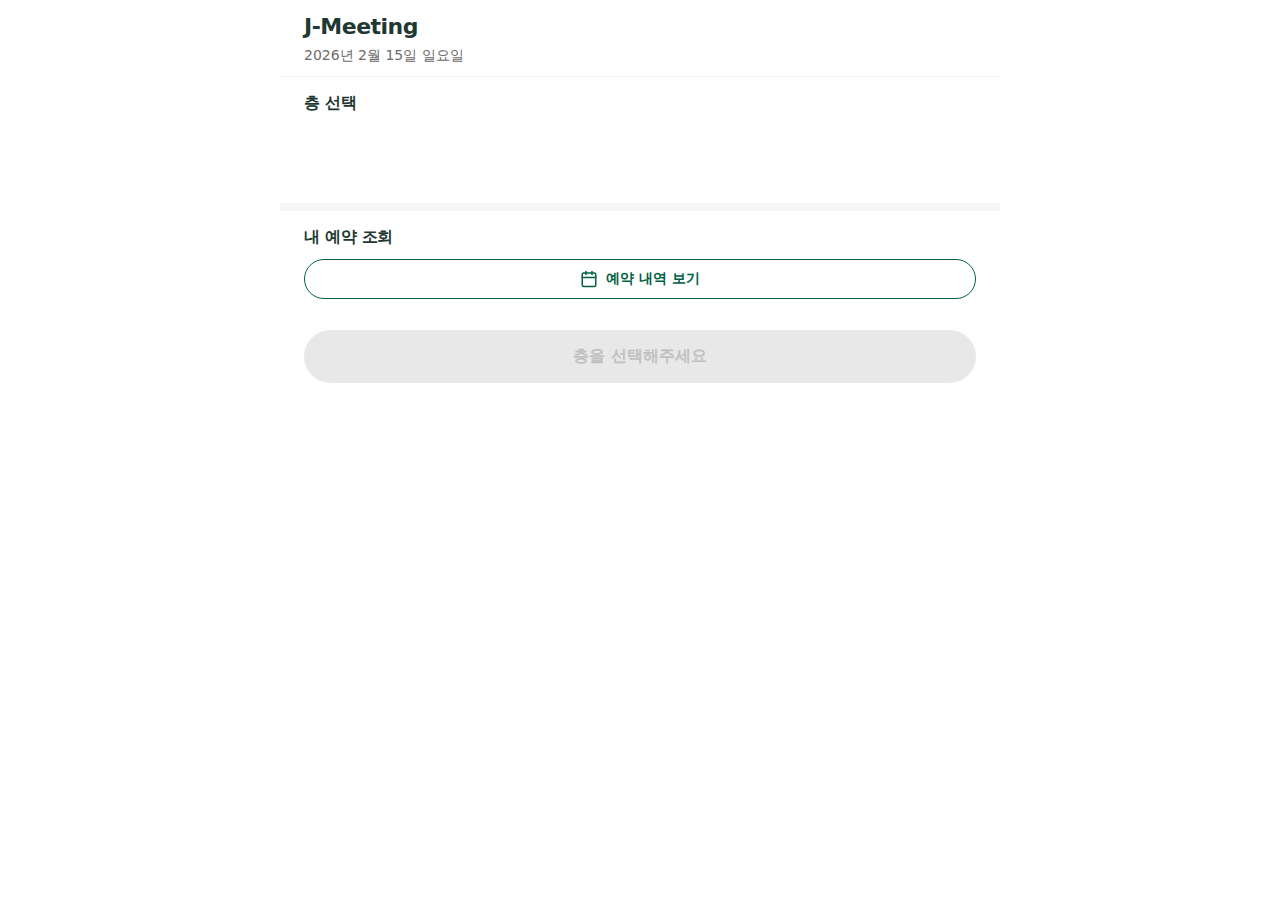
<file: debug_error_source.html>
<!DOCTYPE html><html lang="ko"><head>
  <meta charset="UTF-8">
  <meta name="viewport" content="width=device-width, initial-scale=1.0, maximum-scale=1.0, user-scalable=no">
  <meta name="theme-color" content="#006241">
  <meta name="apple-mobile-web-app-capable" content="yes">
  <meta name="mobile-web-app-capable" content="yes">
  <meta name="apple-mobile-web-app-status-bar-style" content="black-translucent">
  <title>J동 회의실 예약</title>
  <link rel="manifest" href="manifest.json">
  <link rel="apple-touch-icon" href="data:image/svg+xml,&lt;svg xmlns='http://www.w3.org/2000/svg' viewBox='0 0 100 100'&gt;&lt;rect fill='%23006241' width='100' height='100' rx='20'/&gt;&lt;text x='50' y='62' text-anchor='middle' fill='white' font-size='40' font-family='sans-serif' font-weight='bold'&gt;J&lt;/text&gt;&lt;/svg&gt;">
  <link rel="stylesheet" href="styles.css">

</head>

<body>

  <div class="app" id="app">

    <!-- Toast Container -->
    <div class="toast-container" id="toastContainer"></div>

    <!-- Offline Banner -->
    <div class="offline-banner" id="offlineBanner" role="status" aria-live="polite">오프라인 상태 입니다. 예약 기능은 네트워크 연결 후 이용
      가능합니다.</div>

    <!-- Loading Overlay -->
    <div class="loading-overlay" id="loadingOverlay">
      <div class="spinner"></div>
    </div>

    <!-- ════════ 1. 메인 화면 ════════ -->
    <div class="screen active visible" id="screenHome">
      <div class="header">
        <h1>J-Meeting</h1>
        <div class="subtitle" id="todayDate">2026년 2월 15일 일요일</div>
      </div>

      <!-- 앱 설치 배너 -->
      <div class="install-banner" id="installBanner">
        <button class="install-close" id="btnDismissInstallBanner" aria-label="닫기">×</button>
        <div class="install-icon">
          <svg width="24" height="24" viewBox="0 0 24 24" fill="none" stroke="white" stroke-width="2" stroke-linecap="round" stroke-linejoin="round">
            <path d="M21 15v4a2 2 0 0 1-2 2H5a2 2 0 0 1-2-2v-4"></path>
            <polyline points="7 10 12 15 17 10"></polyline>
            <line x1="12" y1="15" x2="12" y2="3"></line>
          </svg>
        </div>
        <div class="install-text">
          <div class="install-title">홈 화면에 앱 설치</div>
          <div class="install-desc">더 빠르게 예약할 수 있어요</div>
        </div>
        <button class="install-btn" id="installBtn">설치</button>
      </div>

      <div class="section">
        <div class="section-title">층 선택</div>
        <div class="floor-grid stagger" id="floorGrid"><div style="grid-column:1/-1; text-align:center; padding:20px; color:var(--gray-text);">활성화된 회의실이 없습니다</div></div>
      </div>


      <div class="divider"></div>

      <div class="section">
        <div class="section-title">내 예약 조회</div>
        <button class="btn btn-outline" style="width:100%" data-action="go-my-reservations">
          <svg width="18" height="18" viewBox="0 0 24 24" fill="none" stroke="currentColor" stroke-width="2" stroke-linecap="round" stroke-linejoin="round">
            <rect x="3" y="4" width="18" height="18" rx="2" ry="2"></rect>
            <line x1="16" y1="2" x2="16" y2="6"></line>
            <line x1="8" y1="2" x2="8" y2="6"></line>
            <line x1="3" y1="10" x2="21" y2="10"></line>
          </svg>
          예약 내역 보기
        </button>
      </div>

      <div class="bottom-cta">
        <button class="btn btn-primary" id="btnStartReserve" disabled="">
          층을 선택해주세요
        </button>
      </div>
    </div>

    <!-- ════════ 2. 예약 화면 ════════ -->
    <div class="screen" id="screenReserve">
      <div class="header">
        <button class="header-back" data-action="go-home">
          <svg viewBox="0 0 24 24" fill="none" stroke="currentColor" stroke-width="2" stroke-linecap="round" stroke-linejoin="round">
            <polyline points="15 18 9 12 15 6"></polyline>
          </svg>
          뒤로
        </button>
        <h1 id="reserveTitle">예약하기</h1>
        <div class="subtitle" id="reserveSubtitle"></div>
      </div>

      <!-- 날짜 선택 -->
      <div class="section">
        <div class="section-title">날짜 선택</div>
        <div class="calendar-container" id="calendar"></div>
      </div>

      <div class="divider"></div>

      <!-- 시간 선택 -->
      <div class="section" id="timeSection" style="display:none">
        <div class="section-title">시간 선택</div>
        <div class="section-desc">시작 시간과 종료 시간을 순서대로 선택하세요</div>
        <div class="time-hint" id="timeHint">시작 시간을 선택하세요</div>
        <div class="time-grid" id="timeGrid"></div>
      </div>

      <div class="divider" id="formDivider" style="display:none"></div>

      <!-- 예약 정보 입력 -->
      <div class="section" id="formSection" style="display:none">
        <div class="section-title">예약 정보</div>

        <div class="selection-summary" id="selectionSummary" style="margin-bottom:20px"></div>

        <div class="input-group">
          <label for="inputTeam">팀명</label>
          <input type="text" id="inputTeam" placeholder="팀명을 입력하세요" maxlength="30" autocomplete="off" style="">
        </div>
        <div class="input-group">
          <label for="inputName">예약자명</label>
          <input type="text" id="inputName" placeholder="이름을 입력하세요" maxlength="20" autocomplete="off" style="">
        </div>
        <div class="input-group" id="passwordInputGroup">
          <label for="inputPassword">비밀번호 (숫자 4자리)</label>
          <input type="password" id="inputPassword" placeholder="예약 수정/삭제 시 필요합니다" maxlength="4" inputmode="numeric" pattern="[0-9]*" autocomplete="off" style="">
        </div>

        <div class="edit-auth-notice" id="editAuthNotice" style="display:none;">
          최초 비밀번호 인증이 완료되었습니다. 수정은 현재 인증으로 진행됩니다.
        </div>
      </div>

      <div class="bottom-cta">
        <button class="btn btn-primary" id="btnConfirmReserve" disabled="">
          예약 완료
        </button>
      </div>
    </div>

    <!-- ════════ 3. 내 예약 조회 화면 ════════ -->
    <div class="screen" id="screenMyReservations">
      <div class="header">
        <button class="header-back" data-action="go-home">
          <svg viewBox="0 0 24 24" fill="none" stroke="currentColor" stroke-width="2" stroke-linecap="round" stroke-linejoin="round">
            <polyline points="15 18 9 12 15 6"></polyline>
          </svg>
          뒤로
        </button>
        <h1>예약 내역</h1>
        <div class="subtitle">예약된 회의실 현황</div>
      </div>

      <div class="tab-bar">
        <button class="tab-item active" data-tab="all" data-action="switch-tab">전체</button>
        <button class="tab-item" data-tab="6F" data-action="switch-tab">6F</button>
        <button class="tab-item" data-tab="7F" data-action="switch-tab">7F</button>
        <button class="tab-item" data-tab="8F" data-action="switch-tab">8F</button>
        <button class="tab-item" data-tab="9F" data-action="switch-tab">9F</button>
      </div>

      <div class="section" id="reservationsList"></div>
    </div>

    <!-- ════════ 4. 예약 완료 화면 ════════ -->
    <div class="screen" id="screenComplete">
      <div class="header">
        <h1>예약 완료</h1>
        <div class="subtitle">회의실이 예약되었습니다</div>
      </div>

      <div class="section">
        <div style="text-align:center; margin-bottom:24px;">
          <svg width="64" height="64" viewBox="0 0 24 24" fill="none" stroke="var(--green)" stroke-width="1.5" stroke-linecap="round" stroke-linejoin="round">
            <path d="M22 11.08V12a10 10 0 1 1-5.93-9.14"></path>
            <polyline points="22 4 12 14.01 9 11.01"></polyline>
          </svg>
        </div>

        <div class="reservation-card" id="completeCard"></div>

        <div style="display:flex; gap:10px; margin-top:8px;">
          <button class="btn btn-outline" style="flex:1" data-action="go-my-reservations">예약 내역 보기</button>
          <button class="btn btn-primary" style="flex:1" data-action="reset-home">홈으로</button>
        </div>
      </div>
    </div>

    <!-- ════════ 비밀번호 확인 모달 ════════ -->
    <div class="modal-overlay" id="modalPassword">
      <div class="modal">
        <div class="modal-handle"></div>
        <h3>비밀번호 확인</h3>
        <div class="input-group">
          <input type="password" id="modalPasswordInput" placeholder="4자리 비밀번호 입력" maxlength="4" inputmode="numeric" pattern="[0-9]*" style="">
        </div>
        <div class="btn-group">
          <button class="btn btn-ghost" data-action="close-modal" data-modal-id="modalPassword">취소</button>
          <button class="btn btn-primary" style="flex:2" id="modalPasswordConfirm">확인</button>
        </div>
      </div>
    </div>

    <!-- ════════ 삭제 확인 모달 ════════ -->
    <div class="modal-overlay" id="modalDelete">
      <div class="modal">
        <div class="modal-handle"></div>
        <h3>예약을 삭제하시겠습니까?</h3>
        <div class="delete-summary" id="modalDeleteSummary"></div>
        <p style="text-align:center; color:var(--gray-text); font-size:14px; margin-bottom:8px;">선택한 예약 정보가 맞는지 확인 후
          삭제하세요. 이 작업은 되돌릴 수 없습니다.</p>
        <div class="btn-group">
          <button class="btn btn-ghost" data-action="close-modal" data-modal-id="modalDelete">취소</button>
          <button class="btn btn-outline-red" style="flex:2" id="modalDeleteConfirm">삭제</button>
        </div>
      </div>
    </div>

    <!-- ════════ 5. 관리자 화면 ════════ -->
    <div class="screen" id="screenAdmin">
      <div class="admin-header">
        <button class="header-back" id="btnExitAdminMode">
          <svg viewBox="0 0 24 24" fill="none" stroke="currentColor" stroke-width="2" stroke-linecap="round" stroke-linejoin="round">
            <polyline points="15 18 9 12 15 6"></polyline>
          </svg>
          나가기
        </button>
        <div style="display:flex; align-items:center; gap:10px;">
          <h1>관리자 모드</h1>
          <span class="admin-badge">ADMIN</span>
        </div>
        <div class="subtitle">예약과 회의실을 관리할 수 있습니다</div>
      </div>

      <!-- 관리자 탭 -->
      <div class="tab-bar">
        <button class="tab-item active" data-admintab="reservations" data-action="switch-admin-tab">예약 관리</button>
        <button class="tab-item" data-admintab="rooms" data-action="switch-admin-tab">회의실 관리</button>
      </div>

      <!-- 예약 관리 탭 -->
      <div id="adminTabReservations">
        <div class="section">
          <div class="admin-stat-grid" id="adminStats"></div>

          <div class="admin-filter-row" id="adminFilterRow">
            <button class="admin-filter-chip active" data-filter="all" data-action="admin-filter">전체</button>
            <button class="admin-filter-chip" data-filter="today" data-action="admin-filter">오늘</button>
            <button class="admin-filter-chip" data-filter="6F" data-action="admin-filter">6F</button>
            <button class="admin-filter-chip" data-filter="7F" data-action="admin-filter">7F</button>
            <button class="admin-filter-chip" data-filter="8F" data-action="admin-filter">8F</button>
            <button class="admin-filter-chip" data-filter="9F" data-action="admin-filter">9F</button>
            <button class="admin-filter-chip" data-filter="past" data-action="admin-filter">지난 예약</button>
          </div>

          <div class="admin-actions">
            <button class="btn btn-outline" id="btnAdminRefresh">
              <svg width="16" height="16" viewBox="0 0 24 24" fill="none" stroke="currentColor" stroke-width="2" stroke-linecap="round" stroke-linejoin="round">
                <polyline points="23 4 23 10 17 10"></polyline>
                <path d="M20.49 15a9 9 0 1 1-2.12-9.36L23 10"></path>
              </svg>
              새로고침
            </button>
            <button class="btn btn-outline" id="btnAdminChecks">운영 점검</button>
            <button class="btn btn-outline" id="btnAdminMetrics">월간 지표</button>
            <button class="btn btn-outline-red" id="btnAdminDeletePast">
              <svg width="16" height="16" viewBox="0 0 24 24" fill="none" stroke="currentColor" stroke-width="2" stroke-linecap="round" stroke-linejoin="round">
                <polyline points="3 6 5 6 21 6"></polyline>
                <path d="M19 6v14a2 2 0 0 1-2 2H7a2 2 0 0 1-2-2V6m3 0V4a2 2 0 0 1 2-2h4a2 2 0 0 1 2 2v2"></path>
              </svg>
              지난 예약 정리
            </button>
          </div>

          <div id="adminReservationsList"></div>
        </div>
      </div>

      <!-- 회의실 관리 탭 -->
      <div id="adminTabRooms" style="display:none;">
        <div class="section">
          <div class="section-title">등록된 회의실</div>
          <div id="adminRoomsList"></div>

          <div class="divider" style="margin:20px -24px;"></div>

          <div class="section-title">회의실 추가</div>
          <div class="input-group">
            <label for="newRoomFloor">층 (ID)</label>
            <input type="text" id="newRoomFloor" placeholder="예: 10F, B1 등" maxlength="10" autocomplete="off" style="">
          </div>
          <div class="input-group">
            <label for="newRoomName">회의실 이름</label>
            <input type="text" id="newRoomName" placeholder="예: 회의실, 대회의실" maxlength="30" autocomplete="off" style="">
          </div>
          <button class="btn btn-primary" id="btnAdminAddRoom">회의실 추가</button>
        </div>
      </div>
    </div>

    <!-- ════════ 관리자 인증 모달 ════════ -->
    <div class="modal-overlay" id="modalAdminAuth">
      <div class="modal">
        <div class="modal-handle"></div>
        <h3>관리자 인증</h3>
        <p style="text-align:center; color:var(--gray-text); font-size:14px; margin-bottom:16px;">관리자 접근 코드 6자리를 입력하세요
        </p>
        <div class="input-group">
          <input type="password" id="adminCodeInput" placeholder="숫자 6자리 입력" maxlength="6" inputmode="numeric" pattern="[0-9]*" autocomplete="off" style="">
        </div>
        <div class="btn-group">
          <button class="btn btn-ghost" data-action="close-modal" data-modal-id="modalAdminAuth">취소</button>
          <button class="btn btn-primary" style="flex:2" id="btnVerifyAdminCode">접속</button>
        </div>
      </div>
    </div>


    <!-- ════════ 관리자 회의실 수정 모달 ════════ -->
    <div class="modal-overlay" id="modalAdminRoomEdit">
      <div class="modal">
        <div class="modal-handle"></div>
        <h3>회의실 정보 수정</h3>
        <p id="adminRoomEditDesc" style="text-align:center; color:var(--gray-text); font-size:14px; margin-bottom:16px;"></p>
        <div class="input-group">
          <label for="adminRoomEditName">회의실 이름</label>
          <input type="text" id="adminRoomEditName" placeholder="회의실 이름" maxlength="30" autocomplete="off" style="">
        </div>
        <div class="btn-group">
          <button class="btn btn-ghost" data-action="close-modal" data-modal-id="modalAdminRoomEdit">취소</button>
          <button class="btn btn-primary" style="flex:2" id="adminRoomEditConfirmBtn">저장</button>
        </div>
      </div>
    </div>



    <!-- ════════ 관리자 운영 점검 모달 ════════ -->
    <div class="modal-overlay" id="modalAdminChecks">
      <div class="modal">
        <div class="modal-handle"></div>
        <h3>운영 점검 결과</h3>
        <div id="adminChecksSummary" class="admin-checks-summary"></div>
        <div id="adminChecksList" class="admin-checks-list"></div>
        <div class="btn-group">
          <button class="btn btn-ghost" data-action="close-modal" data-modal-id="modalAdminChecks">닫기</button>
        </div>
      </div>
    </div>



    <!-- ════════ 관리자 월간 지표 모달 ════════ -->
    <div class="modal-overlay" id="modalAdminMetrics">
      <div class="modal">
        <div class="modal-handle"></div>
        <h3>운영 지표 (최근 30일)</h3>
        <div id="adminMetricsSummary" class="admin-checks-summary"></div>
        <div id="adminMetricsGrid" class="admin-metrics-grid"></div>
        <div id="adminMetricsTrend" class="admin-trend-box"></div>
        <div class="admin-report-box">
          <div class="admin-report-title">월간 리포트 미리보기</div>
          <textarea id="adminMetricsReportText" class="admin-report-text" readonly="" style=""></textarea>
        </div>
        <div class="btn-group">
          <button class="btn btn-outline" id="btnAdminPreviewReport">리포트 새로고침</button>
          <button class="btn btn-primary" id="btnAdminSendReport">이메일 발송</button>
          <button class="btn btn-ghost" data-action="close-modal" data-modal-id="modalAdminMetrics">닫기</button>
        </div>
      </div>
    </div>

    <!-- ════════ 관리자 삭제 확인 모달 ════════ -->
    <div class="modal-overlay" id="modalAdminDelete">
      <div class="modal">
        <div class="modal-handle"></div>
        <h3 id="adminDeleteTitle">예약을 삭제하시겠습니까?</h3>
        <p id="adminDeleteDesc" style="text-align:center; color:var(--gray-text); font-size:14px; margin-bottom:8px;">
        </p>
        <div class="btn-group">
          <button class="btn btn-ghost" data-action="close-modal" data-modal-id="modalAdminDelete">취소</button>
          <button class="btn btn-outline-red" style="flex:2" id="adminDeleteConfirmBtn">삭제</button>
        </div>
      </div>
    </div>

    <!-- ════════ 6. 디스플레이 모드 (입구 패드용) ════════ -->
    <div class="display-screen" id="screenDisplay">
      <!-- 헤더 바 -->
      <div class="display-header">
        <div class="dh-left">
          <span class="dh-floor" id="displayFloorName">--</span>
          <span class="dh-name">J동 회의실</span>
        </div>
        <div class="dh-right">
          <button class="dh-fullscreen-btn" id="btnDisplayRefresh" title="새로고침">
            <svg width="16" height="16" viewBox="0 0 24 24" fill="none" stroke="currentColor" stroke-width="2.5" stroke-linecap="round" stroke-linejoin="round">
              <polyline points="23 4 23 10 17 10"></polyline>
              <polyline points="1 20 1 14 7 14"></polyline>
              <path d="M3.51 9a9 9 0 0 1 14.85-3.36L23 10M1 14l4.64 4.36A9 9 0 0 0 20.49 15"></path>
            </svg>
          </button>
          <span class="dh-date" id="displayDate">--</span>
          <span class="dh-clock" id="displayClock">--:--</span>
          <button class="dh-fullscreen-btn" id="btnFullscreen" title="전체화면">
            <svg id="iconExpand" width="18" height="18" viewBox="0 0 24 24" fill="none" stroke="currentColor" stroke-width="2" stroke-linecap="round" stroke-linejoin="round">
              <polyline points="15 3 21 3 21 9"></polyline>
              <polyline points="9 21 3 21 3 15"></polyline>
              <line x1="21" y1="3" x2="14" y2="10"></line>
              <line x1="3" y1="21" x2="10" y2="14"></line>
            </svg>
            <svg id="iconShrink" width="18" height="18" viewBox="0 0 24 24" fill="none" stroke="currentColor" stroke-width="2" stroke-linecap="round" stroke-linejoin="round" style="display:none">
              <polyline points="4 14 10 14 10 20"></polyline>
              <polyline points="20 10 14 10 14 4"></polyline>
              <line x1="14" y1="10" x2="21" y2="3"></line>
              <line x1="3" y1="21" x2="10" y2="14"></line>
            </svg>
          </button>
        </div>
      </div>

      <!-- 본문: 상태 + 시간표 -->
      <div class="display-body">
        <!-- 현재 상태 패널 -->
        <div class="display-panel-status" id="displayStatus">
          <!-- 동적 렌더링 -->
        </div>

        <!-- 시간표 패널 -->
        <div class="display-panel-schedule" id="displaySchedule">
          <div class="ds-timeline-header">오늘 일정</div>
          <div class="ds-timeline" id="displayTimeline">
            <!-- 동적 렌더링 -->
          </div>
        </div>
      </div>

      <div class="display-refresh-indicator" id="displayRefreshInfo">--</div>
    </div>

    <!-- ════════ iOS 설치 안내 모달 ════════ -->
    <div class="modal-overlay" id="modalIosGuide">
      <div class="modal">
        <div class="modal-handle"></div>
        <h3>홈 화면에 앱 추가하기</h3>
        <div class="ios-guide-steps">
          <div class="ios-guide-step">
            <div class="step-num">1</div>
            <div class="step-text">하단 브라우저 메뉴에서<br><strong>공유 버튼</strong> <span style="font-size:18px">📤</span>
              을 탭하세요</div>
          </div>
          <div class="ios-guide-step">
            <div class="step-num">2</div>
            <div class="step-text">목록을 스크롤하여<br><strong>"홈 화면에 추가"</strong>를 탭하세요</div>
          </div>
          <div class="ios-guide-step">
            <div class="step-num">3</div>
            <div class="step-text">오른쪽 상단 <strong>"추가"</strong>를 탭하면<br>홈 화면에 앱이 설치됩니다</div>
          </div>
        </div>
        <div class="btn-group" style="margin-top:24px">
          <button class="btn btn-primary" data-action="close-modal" data-modal-id="modalIosGuide">확인</button>
        </div>
      </div>
    </div>

  </div>

  <script src="qrcode.min.js"></script>

  <script src="app.js"></script>



</body></html>
</file>
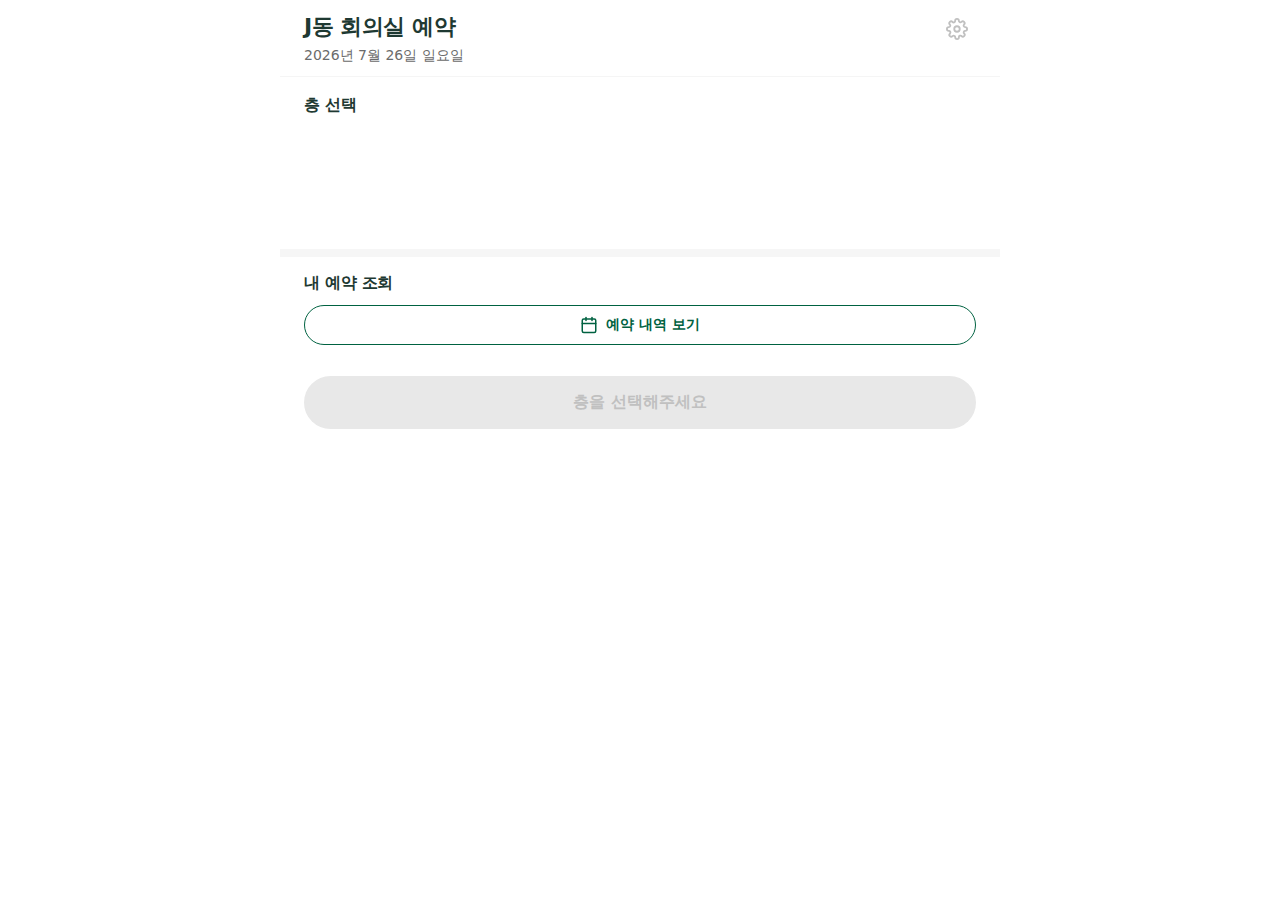
<file: index.upload.html>
<!DOCTYPE html>
<html lang="ko">
<head>
  <meta charset="UTF-8">
  <meta name="viewport" content="width=device-width, initial-scale=1.0, maximum-scale=1.0, user-scalable=no">
  <meta name="theme-color" content="#006241">
  <meta name="apple-mobile-web-app-capable" content="yes">
  <meta name="apple-mobile-web-app-status-bar-style" content="black-translucent">
  <title>J동 회의실 예약</title>
  <link rel="manifest" href="manifest.json">
  <link rel="apple-touch-icon" href="data:image/svg+xml,<svg xmlns='http://www.w3.org/2000/svg' viewBox='0 0 100 100'><rect fill='%23006241' width='100' height='100' rx='20'/><text x='50' y='62' text-anchor='middle' fill='white' font-size='40' font-family='sans-serif' font-weight='bold'>J</text></svg>">
    <style>
    /* ─── Reset & Base ─────────────────────────────── */
    *, *::before, *::after {
      margin: 0;
      padding: 0;
      box-sizing: border-box;
      -webkit-tap-highlight-color: transparent;
    }

    :root {
      --green: #006241;
      --green-light: #00754a;
      --green-pale: #d4e9e2;
      --green-bg: #eaf5f0;
      --white: #ffffff;
      --gray-bg: #f6f6f6;
      --gray-light: #e8e8e8;
      --gray-mid: #c0c0c0;
      --gray-text: #6b6b6b;
      --dark: #1e3932;
      --black: #000000;
      --red: #d62b1e;
      --shadow-sm: 0 1px 3px rgba(0,0,0,0.04);
      --shadow-md: 0 2px 8px rgba(0,0,0,0.06);
      --radius-sm: 12px;
      --radius-md: 16px;
      --radius-lg: 24px;
      --radius-full: 50px;
      --transition: all 0.25s cubic-bezier(0.4, 0, 0.2, 1);
      --safe-bottom: env(safe-area-inset-bottom, 0px);
    }

    html {
      font-size: 16px;
      -webkit-font-smoothing: antialiased;
      -moz-osx-font-smoothing: grayscale;
    }

    body {
      font-family: -apple-system, BlinkMacSystemFont, 'Segoe UI', system-ui, sans-serif;
      background: var(--white);
      color: var(--black);
      line-height: 1.5;
      overflow-x: hidden;
      min-height: 100vh;
      min-height: 100dvh;
    }

    /* ─── App Container ────────────────────────────── */
    .app {
      max-width: 480px;
      margin: 0 auto;
      min-height: 100vh;
      min-height: 100dvh;
      position: relative;
      background: var(--white);
    }

    /* ─── Screens ──────────────────────────────────── */
    .screen {
      display: none;
      opacity: 0;
      transform: translateY(8px);
      transition: opacity 0.35s ease, transform 0.35s ease;
      padding-bottom: 120px;
    }

    .screen.active {
      display: block;
    }

    .screen.visible {
      opacity: 1;
      transform: translateY(0);
    }

    /* ─── Header ───────────────────────────────────── */
    .header {
      position: sticky;
      top: 0;
      z-index: 100;
      background: var(--white);
      padding: 16px 24px;
      border-bottom: 1px solid rgba(0,0,0,0.04);
    }

    .header-back {
      display: inline-flex;
      align-items: center;
      gap: 4px;
      background: none;
      border: none;
      font-size: 15px;
      color: var(--green);
      cursor: pointer;
      padding: 8px 0;
      margin-bottom: 4px;
      font-weight: 500;
      transition: var(--transition);
    }

    .header-back:active {
      opacity: 0.6;
    }

    .header-back svg {
      width: 20px;
      height: 20px;
    }

    .header h1 {
      font-size: 26px;
      font-weight: 700;
      color: var(--dark);
      letter-spacing: -0.5px;
    }

    .header .subtitle {
      font-size: 14px;
      color: var(--gray-text);
      margin-top: 2px;
      font-weight: 400;
    }

    /* ─── Section ──────────────────────────────────── */
    .section {
      padding: 20px 24px;
    }

    .section-title {
      font-size: 18px;
      font-weight: 700;
      color: var(--dark);
      margin-bottom: 14px;
      letter-spacing: -0.3px;
    }

    .section-desc {
      font-size: 13px;
      color: var(--gray-text);
      margin-top: -8px;
      margin-bottom: 14px;
    }

    /* ─── Floor Cards ──────────────────────────────── */
    .floor-grid {
      display: grid;
      grid-template-columns: 1fr 1fr;
      gap: 12px;
    }

    .floor-card {
      background: var(--gray-bg);
      border: 2px solid transparent;
      border-radius: var(--radius-md);
      padding: 24px 16px;
      text-align: center;
      cursor: pointer;
      transition: var(--transition);
      position: relative;
      overflow: hidden;
    }

    .floor-card::before {
      content: '';
      position: absolute;
      top: 0;
      left: 0;
      right: 0;
      bottom: 0;
      background: var(--green);
      opacity: 0;
      transition: opacity 0.3s ease;
      border-radius: var(--radius-md);
    }

    .floor-card:active {
      transform: scale(0.96);
    }

    .floor-card.selected {
      border-color: var(--green);
      background: var(--green-bg);
    }

    .floor-card.selected::before {
      opacity: 0.05;
    }

    .floor-card .floor-number {
      font-size: 32px;
      font-weight: 800;
      color: var(--dark);
      position: relative;
      z-index: 1;
      transition: var(--transition);
    }

    .floor-card.selected .floor-number {
      color: var(--green);
    }

    .floor-card .floor-label {
      font-size: 13px;
      color: var(--gray-text);
      margin-top: 4px;
      position: relative;
      z-index: 1;
      transition: var(--transition);
    }

    .floor-card.selected .floor-label {
      color: var(--green);
      font-weight: 600;
    }

    /* ─── Calendar ─────────────────────────────────── */
    .calendar-container {
      background: var(--white);
      border-radius: var(--radius-md);
      overflow: hidden;
    }

    .calendar-nav {
      display: flex;
      align-items: center;
      justify-content: space-between;
      padding: 4px 0 16px;
    }

    .calendar-nav button {
      width: 40px;
      height: 40px;
      border-radius: 50%;
      border: none;
      background: var(--gray-bg);
      cursor: pointer;
      display: flex;
      align-items: center;
      justify-content: center;
      transition: var(--transition);
    }

    .calendar-nav button:active {
      transform: scale(0.9);
      background: var(--gray-light);
    }

    .calendar-nav button svg {
      width: 18px;
      height: 18px;
      color: var(--dark);
    }

    .calendar-month {
      font-size: 17px;
      font-weight: 700;
      color: var(--dark);
    }

    .calendar-weekdays {
      display: grid;
      grid-template-columns: repeat(7, 1fr);
      text-align: center;
      margin-bottom: 8px;
    }

    .calendar-weekdays span {
      font-size: 12px;
      color: var(--gray-mid);
      font-weight: 600;
      padding: 8px 0;
    }

    .calendar-days {
      display: grid;
      grid-template-columns: repeat(7, 1fr);
      gap: 4px;
    }

    .calendar-day {
      aspect-ratio: 1;
      display: flex;
      align-items: center;
      justify-content: center;
      border-radius: 50%;
      font-size: 14px;
      font-weight: 500;
      cursor: pointer;
      transition: var(--transition);
      border: none;
      background: none;
      color: var(--black);
    }

    .calendar-day:active {
      transform: scale(0.85);
    }

    .calendar-day.today {
      background: var(--green-pale);
      color: var(--green);
      font-weight: 700;
    }

    .calendar-day.selected {
      background: var(--green);
      color: var(--white);
      font-weight: 700;
    }

    .calendar-day.disabled {
      color: var(--gray-light);
      cursor: default;
      pointer-events: none;
    }

    .calendar-day.other-month {
      color: var(--gray-light);
    }

    /* ─── Time Slots ───────────────────────────────── */
    .time-grid {
      display: grid;
      grid-template-columns: repeat(4, 1fr);
      gap: 8px;
    }

    .time-slot {
      padding: 12px 4px;
      border-radius: var(--radius-sm);
      border: 1.5px solid var(--gray-light);
      background: var(--white);
      text-align: center;
      font-size: 13px;
      font-weight: 500;
      cursor: pointer;
      transition: var(--transition);
      color: var(--dark);
    }

    .time-slot:active {
      transform: scale(0.94);
    }

    .time-slot.selected {
      background: var(--green);
      border-color: var(--green);
      color: var(--white);
      font-weight: 600;
    }

    .time-slot.reserved {
      background: var(--gray-bg);
      border-color: var(--gray-bg);
      color: var(--gray-mid);
      cursor: not-allowed;
      pointer-events: none;
    }

    .time-slot.in-range {
      background: var(--green-bg);
      border-color: var(--green-light);
      color: var(--green);
    }

    .time-slot.time-slot-hidden {
      display: none;
    }

    /* ─── Form Input ───────────────────────────────── */
    .input-group {
      margin-bottom: 16px;
    }

    .input-group label {
      display: block;
      font-size: 14px;
      font-weight: 600;
      color: var(--dark);
      margin-bottom: 8px;
    }

    .input-group input {
      width: 100%;
      padding: 14px 16px;
      border: 1.5px solid var(--gray-light);
      border-radius: var(--radius-sm);
      font-size: 15px;
      font-family: inherit;
      transition: var(--transition);
      background: var(--white);
      color: var(--black);
      outline: none;
    }

    .input-group input::placeholder {
      color: var(--gray-mid);
    }

    .input-group input:focus {
      border-color: var(--green);
      box-shadow: 0 0 0 3px rgba(0, 98, 65, 0.08);
    }

    /* ─── Buttons ──────────────────────────────────── */
    .btn {
      display: inline-flex;
      align-items: center;
      justify-content: center;
      gap: 8px;
      font-family: inherit;
      font-weight: 600;
      cursor: pointer;
      transition: var(--transition);
      border: none;
      outline: none;
      -webkit-user-select: none;
      user-select: none;
    }

    .btn:active {
      transform: scale(0.96);
    }

    .btn-primary {
      background: var(--green);
      color: var(--white);
      font-size: 16px;
      padding: 16px 32px;
      border-radius: var(--radius-full);
      width: 100%;
      min-height: 52px;
    }

    .btn-primary:disabled {
      background: var(--gray-light);
      color: var(--gray-mid);
      cursor: not-allowed;
      transform: none;
    }

    .btn-outline {
      background: transparent;
      color: var(--green);
      font-size: 14px;
      padding: 10px 20px;
      border-radius: var(--radius-full);
      border: 1.5px solid var(--green);
      min-height: 40px;
    }

    .btn-outline:active {
      background: var(--green-bg);
    }

    .btn-outline-red {
      background: transparent;
      color: var(--red);
      font-size: 14px;
      padding: 10px 20px;
      border-radius: var(--radius-full);
      border: 1.5px solid var(--red);
      min-height: 40px;
    }

    .btn-outline-red:active {
      background: #fef2f2;
    }

    .btn-ghost {
      background: transparent;
      color: var(--gray-text);
      font-size: 14px;
      padding: 10px 16px;
      border-radius: var(--radius-full);
    }

    /* ─── Bottom CTA ───────────────────────────────── */
    .bottom-cta {
      position: fixed;
      bottom: 0;
      left: 50%;
      transform: translateX(-50%);
      width: 100%;
      max-width: 480px;
      padding: 16px 24px;
      padding-bottom: calc(16px + var(--safe-bottom));
      background: linear-gradient(to top, var(--white) 80%, transparent);
      z-index: 200;
    }

    /* ─── Reservation Card ─────────────────────────── */
    .reservation-card {
      background: var(--white);
      border: 1px solid var(--gray-light);
      border-radius: var(--radius-md);
      padding: 20px;
      margin-bottom: 12px;
      transition: var(--transition);
    }

    .reservation-card .card-header {
      display: flex;
      align-items: center;
      justify-content: space-between;
      margin-bottom: 14px;
    }

    .reservation-card .card-floor {
      display: inline-flex;
      align-items: center;
      gap: 6px;
      background: var(--green-bg);
      color: var(--green);
      font-size: 14px;
      font-weight: 700;
      padding: 6px 14px;
      border-radius: var(--radius-full);
    }

    .reservation-card .card-time {
      font-size: 13px;
      color: var(--gray-text);
      font-weight: 500;
    }

    .reservation-card .card-info {
      display: flex;
      flex-direction: column;
      gap: 6px;
    }

    .reservation-card .card-row {
      display: flex;
      align-items: center;
      gap: 8px;
      font-size: 14px;
    }

    .reservation-card .card-row .label {
      color: var(--gray-text);
      min-width: 52px;
    }

    .reservation-card .card-row .value {
      color: var(--dark);
      font-weight: 600;
    }

    .reservation-card .card-actions {
      display: flex;
      gap: 8px;
      margin-top: 16px;
      padding-top: 16px;
      border-top: 1px solid var(--gray-bg);
    }

    /* ─── Empty State ──────────────────────────────── */
    .empty-state {
      text-align: center;
      padding: 48px 24px;
    }

    .empty-state svg {
      width: 64px;
      height: 64px;
      color: var(--gray-light);
      margin-bottom: 16px;
    }

    .empty-state p {
      color: var(--gray-text);
      font-size: 15px;
    }

    /* ─── Toast ────────────────────────────────────── */
    .toast-container {
      position: fixed;
      top: 24px;
      left: 50%;
      transform: translateX(-50%);
      z-index: 9999;
      max-width: 440px;
      width: calc(100% - 48px);
    }

    .toast {
      background: var(--dark);
      color: var(--white);
      padding: 14px 20px;
      border-radius: var(--radius-sm);
      font-size: 14px;
      font-weight: 500;
      opacity: 0;
      transform: translateY(-12px);
      transition: all 0.3s ease;
      margin-bottom: 8px;
      text-align: center;
    }

    .toast.show {
      opacity: 1;
      transform: translateY(0);
    }

    .toast.error {
      background: var(--red);
    }

    .toast.success {
      background: var(--green);
    }

    /* ─── Modal ────────────────────────────────────── */
    .modal-overlay {
      position: fixed;
      top: 0;
      left: 0;
      right: 0;
      bottom: 0;
      background: rgba(0,0,0,0.35);
      z-index: 500;
      display: flex;
      align-items: flex-end;
      justify-content: center;
      opacity: 0;
      visibility: hidden;
      transition: all 0.3s ease;
    }

    .modal-overlay.show {
      opacity: 1;
      visibility: visible;
    }

    .modal {
      background: var(--white);
      border-radius: var(--radius-lg) var(--radius-lg) 0 0;
      padding: 32px 24px;
      padding-bottom: calc(32px + var(--safe-bottom));
      width: 100%;
      max-width: 480px;
      transform: translateY(100%);
      transition: transform 0.35s cubic-bezier(0.4, 0, 0.2, 1);
    }

    .modal-overlay.show .modal {
      transform: translateY(0);
    }

    .modal-handle {
      width: 40px;
      height: 4px;
      border-radius: 2px;
      background: var(--gray-light);
      margin: 0 auto 20px;
    }

    .modal h3 {
      font-size: 18px;
      font-weight: 700;
      color: var(--dark);
      margin-bottom: 20px;
      text-align: center;
    }

    .modal .btn-group {
      display: flex;
      gap: 10px;
      margin-top: 20px;
    }

    .modal .btn-group .btn {
      flex: 1;
    }

    /* ─── Loading Spinner ──────────────────────────── */
    .spinner {
      width: 24px;
      height: 24px;
      border: 3px solid var(--gray-light);
      border-top-color: var(--green);
      border-radius: 50%;
      animation: spin 0.8s linear infinite;
    }

    .loading-overlay {
      position: fixed;
      top: 0;
      left: 0;
      right: 0;
      bottom: 0;
      background: rgba(255,255,255,0.7);
      z-index: 1000;
      display: flex;
      align-items: center;
      justify-content: center;
      opacity: 0;
      visibility: hidden;
      transition: all 0.2s ease;
    }

    .loading-overlay.show {
      opacity: 1;
      visibility: visible;
    }

    @keyframes spin {
      to { transform: rotate(360deg); }
    }

    /* ─── Time Range Hint ──────────────────────────── */
    .time-hint {
      text-align: center;
      padding: 12px;
      margin-bottom: 8px;
      background: var(--green-bg);
      border-radius: var(--radius-sm);
      font-size: 13px;
      color: var(--green);
      font-weight: 500;
    }

    /* ─── Tab Bar (My Reservations) ────────────────── */
    .tab-bar {
      display: flex;
      border-bottom: 1px solid var(--gray-light);
      padding: 0 24px;
      background: var(--white);
      position: sticky;
      top: 0;
      z-index: 50;
    }

    .tab-item {
      flex: 1;
      padding: 14px 0;
      text-align: center;
      font-size: 14px;
      font-weight: 600;
      color: var(--gray-mid);
      border: none;
      background: none;
      cursor: pointer;
      position: relative;
      transition: var(--transition);
    }

    .tab-item.active {
      color: var(--green);
    }

    .tab-item.active::after {
      content: '';
      position: absolute;
      bottom: -1px;
      left: 0;
      right: 0;
      height: 2px;
      background: var(--green);
      border-radius: 1px;
    }

    /* ─── Divider ──────────────────────────────────── */
    .divider {
      height: 8px;
      background: var(--gray-bg);
    }

    /* ─── Badge ────────────────────────────────────── */
    .date-badge {
      display: inline-flex;
      align-items: center;
      gap: 6px;
      background: var(--green-bg);
      color: var(--green);
      padding: 8px 16px;
      border-radius: var(--radius-full);
      font-size: 14px;
      font-weight: 600;
      margin-bottom: 16px;
    }

    /* ─── Scrollbar ────────────────────────────────── */
    ::-webkit-scrollbar {
      width: 0;
      height: 0;
    }

    /* ─── Animation Classes ────────────────────────── */
    .fade-in {
      animation: fadeIn 0.4s ease forwards;
    }

    @keyframes fadeIn {
      from { opacity: 0; transform: translateY(8px); }
      to { opacity: 1; transform: translateY(0); }
    }

    .stagger > * {
      opacity: 0;
      animation: fadeIn 0.4s ease forwards;
    }

    .stagger > *:nth-child(1) { animation-delay: 0.05s; }
    .stagger > *:nth-child(2) { animation-delay: 0.1s; }
    .stagger > *:nth-child(3) { animation-delay: 0.15s; }
    .stagger > *:nth-child(4) { animation-delay: 0.2s; }
    .stagger > *:nth-child(5) { animation-delay: 0.25s; }
    .stagger > *:nth-child(6) { animation-delay: 0.3s; }

    /* ─── Selection Info ───────────────────────────── */
    .selection-summary {
      background: var(--gray-bg);
      border-radius: var(--radius-md);
      padding: 16px;
      display: flex;
      flex-wrap: wrap;
      gap: 12px;
    }

    .selection-summary .sel-item {
      display: flex;
      align-items: center;
      gap: 6px;
      font-size: 13px;
    }

    .selection-summary .sel-item .sel-label {
      color: var(--gray-text);
    }

    .selection-summary .sel-item .sel-value {
      color: var(--dark);
      font-weight: 600;
    }

    /* ─── Install Banner ───────────────────────────── */
    .install-banner {
      display: none;
      margin: 0 24px 0;
      padding: 16px 18px;
      background: linear-gradient(135deg, var(--green) 0%, var(--green-light) 100%);
      border-radius: var(--radius-md);
      color: var(--white);
      position: relative;
      overflow: hidden;
    }

    .install-banner.show {
      display: flex;
      align-items: center;
      gap: 14px;
      animation: fadeIn 0.4s ease forwards;
    }

    .install-banner .install-icon {
      width: 44px;
      height: 44px;
      min-width: 44px;
      background: rgba(255,255,255,0.2);
      border-radius: 12px;
      display: flex;
      align-items: center;
      justify-content: center;
    }

    .install-banner .install-text {
      flex: 1;
    }

    .install-banner .install-title {
      font-size: 14px;
      font-weight: 700;
      margin-bottom: 2px;
    }

    .install-banner .install-desc {
      font-size: 12px;
      opacity: 0.85;
      line-height: 1.4;
    }

    .install-banner .install-btn {
      background: var(--white);
      color: var(--green);
      border: none;
      border-radius: var(--radius-full);
      padding: 8px 16px;
      font-size: 13px;
      font-weight: 700;
      cursor: pointer;
      white-space: nowrap;
      transition: var(--transition);
      font-family: inherit;
    }

    .install-banner .install-btn:active {
      transform: scale(0.95);
    }

    .install-banner .install-close {
      position: absolute;
      top: 8px;
      right: 8px;
      width: 24px;
      height: 24px;
      background: none;
      border: none;
      color: rgba(255,255,255,0.6);
      cursor: pointer;
      display: flex;
      align-items: center;
      justify-content: center;
      font-size: 16px;
      padding: 0;
    }

    /* ─── iOS Guide Modal ──────────────────────────── */
    .ios-guide-steps {
      display: flex;
      flex-direction: column;
      gap: 16px;
      margin-top: 8px;
    }

    .ios-guide-step {
      display: flex;
      align-items: flex-start;
      gap: 14px;
    }

    .ios-guide-step .step-num {
      width: 28px;
      height: 28px;
      min-width: 28px;
      background: var(--green);
      color: var(--white);
      border-radius: 50%;
      display: flex;
      align-items: center;
      justify-content: center;
      font-size: 13px;
      font-weight: 700;
    }

    .ios-guide-step .step-text {
      font-size: 14px;
      color: var(--dark);
      line-height: 1.5;
      padding-top: 3px;
    }

    .ios-guide-step .step-text strong {
      color: var(--green);
    }

    /* ─── Admin Mode ───────────────────────────────── */
    .admin-header {
      background: var(--dark);
      padding: 16px 24px;
      position: sticky;
      top: 0;
      z-index: 100;
    }

    .admin-header h1 {
      color: var(--white);
      font-size: 22px;
    }

    .admin-header .subtitle {
      color: rgba(255,255,255,0.6);
      font-size: 13px;
      margin-top: 2px;
    }

    .admin-header .header-back {
      color: rgba(255,255,255,0.8);
    }

    .admin-badge {
      display: inline-flex;
      align-items: center;
      gap: 4px;
      background: var(--dark);
      color: var(--white);
      font-size: 11px;
      font-weight: 700;
      padding: 4px 10px;
      border-radius: var(--radius-full);
      letter-spacing: 0.5px;
    }

    .admin-stat-grid {
      display: grid;
      grid-template-columns: 1fr 1fr;
      gap: 10px;
      margin-bottom: 20px;
    }

    .admin-stat-card {
      background: var(--gray-bg);
      border-radius: var(--radius-md);
      padding: 16px;
      text-align: center;
    }

    .admin-stat-card .stat-num {
      font-size: 28px;
      font-weight: 800;
      color: var(--green);
    }

    .admin-stat-card .stat-label {
      font-size: 12px;
      color: var(--gray-text);
      margin-top: 2px;
    }

    .admin-actions {
      display: flex;
      gap: 8px;
      margin-bottom: 20px;
    }

    .admin-actions .btn {
      flex: 1;
      font-size: 13px;
    }

    .admin-reservation-card {
      background: var(--white);
      border: 1px solid var(--gray-light);
      border-radius: var(--radius-md);
      padding: 16px;
      margin-bottom: 10px;
    }

    .admin-reservation-card .admin-card-top {
      display: flex;
      align-items: center;
      justify-content: space-between;
      margin-bottom: 10px;
    }

    .admin-reservation-card .admin-card-meta {
      display: flex;
      flex-wrap: wrap;
      gap: 6px 16px;
      font-size: 13px;
    }

    .admin-reservation-card .admin-card-meta .meta-item {
      display: flex;
      gap: 4px;
    }

    .admin-reservation-card .admin-card-meta .meta-label {
      color: var(--gray-text);
    }

    .admin-reservation-card .admin-card-meta .meta-value {
      color: var(--dark);
      font-weight: 600;
    }

    .admin-entry-btn {
      background: none;
      border: none;
      padding: 8px;
      cursor: pointer;
      color: var(--gray-mid);
      transition: var(--transition);
      display: flex;
      align-items: center;
      justify-content: center;
    }

    .admin-entry-btn:active {
      color: var(--dark);
      transform: scale(0.9);
    }

    .admin-filter-row {
      display: flex;
      gap: 8px;
      overflow-x: auto;
      padding-bottom: 4px;
      margin-bottom: 16px;
      -webkit-overflow-scrolling: touch;
    }

    .admin-filter-chip {
      padding: 8px 16px;
      border-radius: var(--radius-full);
      border: 1.5px solid var(--gray-light);
      background: var(--white);
      font-size: 13px;
      font-weight: 500;
      color: var(--gray-text);
      cursor: pointer;
      white-space: nowrap;
      transition: var(--transition);
      font-family: inherit;
    }

    .admin-filter-chip:active {
      transform: scale(0.95);
    }

    .admin-filter-chip.active {
      background: var(--dark);
      border-color: var(--dark);
      color: var(--white);
    }

    /* ─── Room Management ──────────────────────────── */
    .room-card {
      display: flex;
      align-items: center;
      gap: 14px;
      padding: 16px;
      background: var(--white);
      border: 1px solid var(--gray-light);
      border-radius: var(--radius-md);
      margin-bottom: 10px;
      transition: var(--transition);
    }

    .room-card.disabled {
      opacity: 0.5;
      background: var(--gray-bg);
    }

    .room-card .room-icon {
      width: 44px;
      height: 44px;
      min-width: 44px;
      border-radius: 12px;
      display: flex;
      align-items: center;
      justify-content: center;
      font-size: 16px;
      font-weight: 800;
      color: var(--white);
      background: var(--green);
    }

    .room-card.disabled .room-icon {
      background: var(--gray-mid);
    }

    .room-card .room-info {
      flex: 1;
    }

    .room-card .room-name {
      font-size: 15px;
      font-weight: 600;
      color: var(--dark);
    }

    .room-card .room-status {
      font-size: 12px;
      color: var(--gray-text);
      margin-top: 2px;
    }

    .room-card .room-status .active-dot {
      display: inline-block;
      width: 6px;
      height: 6px;
      border-radius: 50%;
      margin-right: 4px;
      vertical-align: middle;
    }

    .room-card .room-status .active-dot.on {
      background: var(--green);
    }

    .room-card .room-status .active-dot.off {
      background: var(--red);
    }

    .room-card .room-actions {
      display: flex;
      gap: 6px;
    }

    .room-toggle-btn {
      padding: 6px 12px;
      border-radius: var(--radius-full);
      border: 1.5px solid var(--gray-light);
      background: var(--white);
      font-size: 12px;
      font-weight: 600;
      cursor: pointer;
      transition: var(--transition);
      font-family: inherit;
    }

    .room-toggle-btn:active {
      transform: scale(0.95);
    }

    .room-toggle-btn.deactivate {
      color: var(--red);
      border-color: var(--red);
    }

    .room-toggle-btn.activate {
      color: var(--green);
      border-color: var(--green);
    }

    .room-delete-btn {
      width: 32px;
      height: 32px;
      border-radius: 50%;
      border: 1.5px solid var(--gray-light);
      background: var(--white);
      color: var(--gray-text);
      cursor: pointer;
      display: flex;
      align-items: center;
      justify-content: center;
      transition: var(--transition);
    }

    .room-delete-btn:active {
      transform: scale(0.9);
      border-color: var(--red);
      color: var(--red);
    }

    /* ─── Display Mode (Kiosk) ─────────────────────── */
    .display-screen {
      display: none;
      position: fixed;
      top: 0;
      left: 0;
      right: 0;
      bottom: 0;
      width: 100vw;
      height: 100vh;
      height: 100dvh;
      background: var(--white);
      overflow: hidden;
      z-index: 9000;
    }

    .display-screen.active {
      display: flex;
      flex-direction: column;
    }

    /* 공통 헤더 */
    .display-header {
      display: flex;
      align-items: center;
      justify-content: space-between;
      padding: 18px 32px;
      background: var(--white);
      color: var(--dark);
      border-bottom: 1px solid var(--gray-light);
      flex-shrink: 0;
    }

    .display-header .dh-left {
      display: flex;
      align-items: center;
      gap: 16px;
    }

    .display-header .dh-floor {
      font-size: 26px;
      font-weight: 800;
      color: var(--green);
    }

    .display-header .dh-name {
      font-size: 16px;
      color: var(--gray-text);
    }

    .display-header .dh-right {
      display: flex;
      align-items: center;
      gap: 20px;
    }

    .display-header .dh-date {
      font-size: 17px;
      color: var(--gray-text);
    }

    .display-header .dh-clock {
      font-size: 32px;
      font-weight: 700;
      font-variant-numeric: tabular-nums;
      letter-spacing: 1px;
      color: var(--dark);
    }

    .dh-fullscreen-btn {
      background: var(--white);
      border: 1px solid var(--green);
      color: var(--green);
      width: 42px;
      height: 42px;
      border-radius: 12px;
      display: flex;
      align-items: center;
      justify-content: center;
      cursor: pointer;
      transition: background 0.2s, border-color 0.2s;
      flex-shrink: 0;
    }

    .dh-fullscreen-btn:active {
      background: var(--green-bg);
      border-color: var(--green-light);
    }

    /* 전체화면 진입 안내 오버레이 */
    .display-fs-overlay {
      position: fixed;
      inset: 0;
      background: rgba(0,0,0,0.7);
      display: flex;
      flex-direction: column;
      align-items: center;
      justify-content: center;
      z-index: 9999;
      color: #fff;
      cursor: pointer;
      gap: 16px;
      animation: fadeIn 0.3s ease;
    }

    .display-fs-overlay svg {
      opacity: 0.8;
    }

    .display-fs-overlay .fs-text {
      font-size: 18px;
      font-weight: 600;
    }

    .display-fs-overlay .fs-sub {
      font-size: 13px;
      opacity: 0.6;
    }

    /* 메인 영역 (세로: 위아래 / 가로: 좌우) */
    .display-body {
      flex: 1;
      display: flex;
      flex-direction: column;
      overflow: hidden;
      overflow-x: hidden;
      max-width: 100vw;
      padding: 12px;
      gap: 12px;
      background: var(--white);
      box-sizing: border-box;
    }

    /* ── 좌측/상단: 현재 상태 카드 ── */
    .display-panel-status {
      min-width: 0;
      display: flex;
      flex-direction: column;
      justify-content: center;
      padding: 32px 36px;
      position: relative;
      background: var(--gray-bg);
      border-radius: var(--radius-md);
      border: 1px solid var(--green);
      box-shadow: var(--shadow-sm);
      overflow-y: auto;
    }

    .dp-state-badge {
      display: inline-flex;
      align-items: center;
      gap: 6px;
      width: fit-content;
      font-size: 16px;
      font-weight: 700;
      padding: 6px 12px;
      border-radius: 999px;
      margin-bottom: 12px;
      background: var(--gray-bg);
      border: 1px solid var(--gray-light);
      color: var(--gray-text);
    }

    .dp-state-badge.inuse {
      color: var(--green);
      background: var(--green-bg);
      border-color: var(--green-light);
    }

    .dp-state-badge.available {
      color: var(--gray-text);
      background: var(--gray-bg);
      border-color: var(--gray-light);
    }

    .dp-state-badge.soon {
      color: #c17800;
      background: #fff7e8;
      border-color: #ffe0ae;
    }

    .dp-time-range {
      font-size: 20px;
      color: var(--gray-text);
      margin-bottom: 12px;
      letter-spacing: 0.5px;
    }

    .dp-state-text {
      font-size: 52px;
      font-weight: 800;
      color: var(--dark);
      line-height: 1.15;
    }

    .dp-state-text.inuse {
      color: var(--green);
    }

    .dp-state-text.available {
      color: var(--gray-text);
    }

    .dp-meeting-info {
      margin-top: 20px;
    }

    .dp-meeting-team {
      font-size: 30px;
      font-weight: 700;
      color: var(--dark);
    }

    .dp-meeting-user {
      font-size: 22px;
      color: var(--gray-text);
      margin-top: 6px;
    }

    .dp-meeting-time {
      font-size: 22px;
      color: var(--green);
      font-weight: 600;
      margin-top: 10px;
    }

    .dp-next {
      margin-top: 28px;
      padding-top: 20px;
      border-top: 1px solid var(--gray-light);
      font-size: 22px;
      color: var(--gray-text);
      line-height: 1.6;
    }

    .dp-next strong {
      color: var(--dark);
      font-size: 24px;
    }

    /* QR 코드 영역 */
    .dp-qr-area {
      margin-top: 24px;
      padding-top: 20px;
      border-top: 1px solid var(--gray-light);
      display: flex;
      align-items: center;
      gap: 16px;
    }

    .dp-qr-img {
      width: 80px;
      height: 80px;
      border-radius: 10px;
      flex-shrink: 0;
      overflow: hidden;
    }

    .dp-qr-img canvas,
    .dp-qr-img img {
      display: block;
      max-width: 100%;
      max-height: 100%;
      image-rendering: pixelated;
    }

    .dp-qr-text {
      font-size: 15px;
      color: var(--gray-text);
      font-weight: 600;
      line-height: 1.4;
    }

    /* ── 우측/하단: 시간표 카드 ── */
    .display-panel-schedule {
      flex: 1;
      min-width: 0;
      overflow: hidden;
      padding: 0;
      background: var(--gray-bg);
      border-radius: var(--radius-md);
      border: 1px solid var(--green);
      box-shadow: var(--shadow-sm);
      display: flex;
      flex-direction: column;
    }

    .ds-timeline-header {
      padding: 18px 20px 14px;
      border-bottom: 1px solid var(--gray-light);
      font-size: 20px;
      font-weight: 800;
      color: var(--dark);
    }

    .ds-timeline {
      flex: 1;
      overflow-y: auto;
      overflow-x: hidden;
      padding: 8px 14px 14px;
      scroll-behavior: smooth;
    }

    .ds-row {
      display: flex;
      align-items: stretch;
      min-height: 48px;
      border-bottom: 1px solid #f1f1f1;
    }

    .ds-row.now .ds-row-time {
      color: var(--green);
      font-weight: 800;
    }

    .ds-row-time {
      width: 72px;
      min-width: 72px;
      padding: 12px 10px 12px 2px;
      text-align: right;
      font-size: 15px;
      font-weight: 700;
      color: var(--gray-text);
      font-variant-numeric: tabular-nums;
      border-right: 1px solid #f0f0f0;
      background: linear-gradient(to right, transparent, rgba(0, 0, 0, 0.01));
    }

    .ds-row-content {
      flex: 1;
      padding: 4px 10px;
      display: flex;
      align-items: stretch;
    }

    .ds-row.empty .ds-row-content::after {
      content: '';
      width: 100%;
      border-radius: 10px;
      border: 1px dashed #ececec;
    }

    .ds-card {
      width: 100%;
      border-radius: 12px;
      background: var(--gray-bg);
      border: 1px solid var(--green);
      padding: 10px 14px;
      display: flex;
      flex-direction: column;
      justify-content: center;
      min-height: 48px;
    }

    .ds-card.active {
      background: var(--green-bg);
      border-color: var(--green-light);
    }

    .ds-card.past {
      opacity: 0.45;
    }

    .ds-card-team {
      font-size: 16px;
      font-weight: 700;
      color: var(--dark);
      display: flex;
      align-items: center;
      gap: 8px;
      flex-wrap: wrap;
    }

    .ds-card-badge {
      display: inline-flex;
      align-items: center;
      font-size: 12px;
      font-weight: 700;
      color: var(--green);
      background: rgba(0, 98, 65, 0.1);
      border-radius: 999px;
      padding: 2px 8px;
    }

    .ds-card-detail {
      font-size: 13px;
      color: var(--gray-text);
      margin-top: 3px;
      line-height: 1.4;
    }

    .display-refresh-indicator {
      text-align: center;
      padding: 4px;
      font-size: 10px;
      color: var(--gray-mid);
      background: transparent;
      flex-shrink: 0;
    }

    /* ═══════════════════════════════════════════════════
       가로 모드 공통 대응 (일반 화면 + 디스플레이)
       ═══════════════════════════════════════════════════ */
    @media (orientation: landscape) {

      /* ── 일반 화면: 가로 시 max-width 확장 + 여백 축소 ── */
      .app {
        max-width: 720px;
      }

      .screen {
        padding-bottom: 80px;
      }

      .header {
        padding: 10px 24px;
      }

      .header h1 {
        font-size: 22px;
      }

      .section {
        padding: 14px 24px;
      }

      .section-title {
        font-size: 16px;
        margin-bottom: 10px;
      }

      .floor-grid {
        grid-template-columns: repeat(4, 1fr);
      }

      .floor-card {
        padding: 16px 12px;
      }

      .bottom-cta {
        max-width: 720px;
        padding: 10px 24px;
        padding-bottom: calc(10px + var(--safe-bottom));
      }

      /* 달력/시간 그리드 컴팩트화 */
      .calendar-container {
        font-size: 13px;
      }

      .time-grid {
        grid-template-columns: repeat(6, 1fr);
      }

      .time-slot {
        padding: 8px 4px;
        font-size: 12px;
      }

      /* 입력 폼 2열 배치 */
      .input-group label {
        font-size: 13px;
      }

      /* 예약 카드 */
      .reservation-card {
        padding: 16px;
        margin-bottom: 8px;
      }

      /* 탭 바 */
      .tab-bar {
        padding: 0 24px;
      }

      /* 관리자 화면 */
      .admin-rooms-list .room-card {
        padding: 14px;
      }

      /* 모달 */
      .modal {
        max-height: 85vh;
        overflow-y: auto;
      }

      /* ── 디스플레이: 가로 시 좌우 카드 분할 (현황/타임라인) ── */
      .display-body {
        display: grid;
        grid-template-columns: 55fr 45fr;
        gap: 14px;
        padding: 14px;
        box-sizing: border-box;
        max-width: 100vw;
        overflow-x: hidden;
      }

      .display-panel-status {
        min-width: 0;
        padding: 32px 40px;
      }

      .dp-time-range {
        font-size: 28px;
        margin-bottom: 16px;
      }

      .dp-state-text {
        font-size: 76px;
      }

      .dp-meeting-team {
        font-size: 38px;
      }

      .dp-meeting-user,
      .dp-meeting-time {
        font-size: 26px;
      }

      .dp-next {
        font-size: 24px;
      }

      .display-panel-schedule {
        min-width: 0;
        width: auto;
      }

      .ds-timeline-header {
        font-size: 22px;
      }

      .ds-row-time {
        width: 78px;
        min-width: 78px;
        font-size: 18px;
      }

      .ds-card-team {
        font-size: 18px;
      }

      .ds-card-detail {
        font-size: 15px;
      }

      .display-refresh-indicator {
        display: none;
      }

      .dp-qr-area {
        margin-top: auto;
      }

      .dp-qr-img {
        width: 72px;
        height: 72px;
      }

      .dp-qr-text {
        font-size: 16px;
      }
    }


    @media (orientation: landscape) and (min-width: 1024px) {
      .display-body {
        grid-template-columns: 60fr 40fr;
      }
    }

    @media (orientation: landscape) and (min-width: 1600px) {
      .display-body {
        grid-template-columns: 65fr 35fr;
      }
    }

    /* ═══════════════════════════════════════════════════
       세로 모드 (Portrait)
       ═══════════════════════════════════════════════════ */
    @media (orientation: portrait) {
      .display-body {
        flex-direction: column;
        padding: 10px;
        gap: 10px;
      }

      .display-panel-status {
        flex: 1;
        min-height: 0;
        max-height: none;
        padding: 24px 28px;
        overflow-y: auto;
        display: flex;
        flex-direction: column;
        justify-content: center;
      }

      .dp-state-text {
        font-size: 48px;
      }

      .dp-meeting-team {
        font-size: 28px;
      }

      .dp-meeting-user {
        font-size: 20px;
      }

      .dp-meeting-time {
        font-size: 20px;
      }

      .dp-next {
        font-size: 19px;
        margin-top: 18px;
        padding-top: 14px;
      }

      .display-panel-schedule {
        flex: 1;
        min-height: 0;
      }

      .ds-timeline-header {
        font-size: 18px;
        padding: 14px 16px 12px;
      }

      .ds-timeline {
        padding: 8px 10px 12px;
      }

      .ds-row-time {
        width: 68px;
        min-width: 68px;
        font-size: 14px;
      }

      .dp-qr-area {
        margin-top: 16px;
        padding-top: 14px;
        gap: 12px;
      }

      .dp-qr-img {
        width: 64px;
        height: 64px;
      }

      .dp-qr-text {
        font-size: 14px;
      }
    }
</style>

</head>
<body>

<div class="app" id="app">

  <!-- Toast Container -->
  <div class="toast-container" id="toastContainer"></div>

  <!-- Loading Overlay -->
  <div class="loading-overlay" id="loadingOverlay">
    <div class="spinner"></div>
  </div>

  <!-- ════════ 1. 메인 화면 ════════ -->
  <div class="screen active" id="screenHome">
    <div class="header" style="display:flex; align-items:flex-start; justify-content:space-between;">
      <div>
        <h1>J동 회의실 예약</h1>
        <div class="subtitle" id="todayDate"></div>
      </div>
      <button class="admin-entry-btn" onclick="openAdminAuth()" title="관리자">
        <svg width="22" height="22" viewBox="0 0 24 24" fill="none" stroke="currentColor" stroke-width="2" stroke-linecap="round" stroke-linejoin="round"><circle cx="12" cy="12" r="3"/><path d="M19.4 15a1.65 1.65 0 0 0 .33 1.82l.06.06a2 2 0 0 1-2.83 2.83l-.06-.06a1.65 1.65 0 0 0-1.82-.33 1.65 1.65 0 0 0-1 1.51V21a2 2 0 0 1-4 0v-.09A1.65 1.65 0 0 0 9 19.4a1.65 1.65 0 0 0-1.82.33l-.06.06a2 2 0 0 1-2.83-2.83l.06-.06A1.65 1.65 0 0 0 4.68 15a1.65 1.65 0 0 0-1.51-1H3a2 2 0 0 1 0-4h.09A1.65 1.65 0 0 0 4.6 9a1.65 1.65 0 0 0-.33-1.82l-.06-.06a2 2 0 0 1 2.83-2.83l.06.06A1.65 1.65 0 0 0 9 4.68a1.65 1.65 0 0 0 1-1.51V3a2 2 0 0 1 4 0v.09a1.65 1.65 0 0 0 1 1.51 1.65 1.65 0 0 0 1.82-.33l.06-.06a2 2 0 0 1 2.83 2.83l-.06.06A1.65 1.65 0 0 0 19.4 9a1.65 1.65 0 0 0 1.51 1H21a2 2 0 0 1 0 4h-.09a1.65 1.65 0 0 0-1.51 1z"/></svg>
      </button>
    </div>

    <!-- 앱 설치 배너 -->
    <div class="install-banner" id="installBanner">
      <button class="install-close" onclick="dismissInstallBanner()" aria-label="닫기">&times;</button>
      <div class="install-icon">
        <svg width="24" height="24" viewBox="0 0 24 24" fill="none" stroke="white" stroke-width="2" stroke-linecap="round" stroke-linejoin="round"><path d="M21 15v4a2 2 0 0 1-2 2H5a2 2 0 0 1-2-2v-4"/><polyline points="7 10 12 15 17 10"/><line x1="12" y1="15" x2="12" y2="3"/></svg>
      </div>
      <div class="install-text">
        <div class="install-title">홈 화면에 앱 설치</div>
        <div class="install-desc">더 빠르게 예약할 수 있어요</div>
      </div>
      <button class="install-btn" id="installBtn" onclick="handleInstallClick()">설치</button>
    </div>

    <div class="section" style="padding-top:16px">
      <div class="section-title">층 선택</div>
      <div class="floor-grid stagger" id="floorGrid">
        <!-- 서버에서 동적 로드 -->
      </div>
    </div>

    <div class="divider"></div>

    <div class="section">
      <div class="section-title">내 예약 조회</div>
      <button class="btn btn-outline" style="width:100%" onclick="navigateTo('screenMyReservations')">
        <svg width="18" height="18" viewBox="0 0 24 24" fill="none" stroke="currentColor" stroke-width="2" stroke-linecap="round" stroke-linejoin="round"><rect x="3" y="4" width="18" height="18" rx="2" ry="2"/><line x1="16" y1="2" x2="16" y2="6"/><line x1="8" y1="2" x2="8" y2="6"/><line x1="3" y1="10" x2="21" y2="10"/></svg>
        예약 내역 보기
      </button>
    </div>

    <div class="bottom-cta">
      <button class="btn btn-primary" id="btnStartReserve" disabled onclick="startReservation()">
        층을 선택해주세요
      </button>
    </div>
  </div>

  <!-- ════════ 2. 예약 화면 ════════ -->
  <div class="screen" id="screenReserve">
    <div class="header">
      <button class="header-back" onclick="navigateTo('screenHome')">
        <svg viewBox="0 0 24 24" fill="none" stroke="currentColor" stroke-width="2" stroke-linecap="round" stroke-linejoin="round"><polyline points="15 18 9 12 15 6"/></svg>
        뒤로
      </button>
      <h1 id="reserveTitle">예약하기</h1>
      <div class="subtitle" id="reserveSubtitle"></div>
    </div>

    <!-- 날짜 선택 -->
    <div class="section">
      <div class="section-title">날짜 선택</div>
      <div class="calendar-container" id="calendar"></div>
    </div>

    <div class="divider"></div>

    <!-- 시간 선택 -->
    <div class="section" id="timeSection" style="display:none">
      <div class="section-title">시간 선택</div>
      <div class="section-desc">시작 시간과 종료 시간을 순서대로 선택하세요</div>
      <div class="time-hint" id="timeHint">시작 시간을 선택하세요</div>
      <div class="time-grid" id="timeGrid"></div>
    </div>

    <div class="divider" id="formDivider" style="display:none"></div>

    <!-- 예약 정보 입력 -->
    <div class="section" id="formSection" style="display:none">
      <div class="section-title">예약 정보</div>

      <div class="selection-summary" id="selectionSummary" style="margin-bottom:20px"></div>

      <div class="input-group">
        <label for="inputTeam">팀명</label>
        <input type="text" id="inputTeam" placeholder="팀명을 입력하세요" maxlength="30" autocomplete="off">
      </div>
      <div class="input-group">
        <label for="inputName">예약자명</label>
        <input type="text" id="inputName" placeholder="이름을 입력하세요" maxlength="20" autocomplete="off">
      </div>
      <div class="input-group">
        <label for="inputPassword">비밀번호 (숫자 4자리)</label>
        <input type="password" id="inputPassword" placeholder="예약 수정/삭제 시 필요합니다" maxlength="4" inputmode="numeric" pattern="[0-9]*" autocomplete="off">
      </div>
    </div>

    <div class="bottom-cta">
      <button class="btn btn-primary" id="btnConfirmReserve" disabled onclick="submitReservation()">
        예약 완료
      </button>
    </div>
  </div>

  <!-- ════════ 3. 내 예약 조회 화면 ════════ -->
  <div class="screen" id="screenMyReservations">
    <div class="header">
      <button class="header-back" onclick="navigateTo('screenHome')">
        <svg viewBox="0 0 24 24" fill="none" stroke="currentColor" stroke-width="2" stroke-linecap="round" stroke-linejoin="round"><polyline points="15 18 9 12 15 6"/></svg>
        뒤로
      </button>
      <h1>예약 내역</h1>
      <div class="subtitle">예약된 회의실 현황</div>
    </div>

    <div class="tab-bar">
      <button class="tab-item active" data-tab="all" onclick="switchTab(this)">전체</button>
      <button class="tab-item" data-tab="6F" onclick="switchTab(this)">6F</button>
      <button class="tab-item" data-tab="7F" onclick="switchTab(this)">7F</button>
      <button class="tab-item" data-tab="8F" onclick="switchTab(this)">8F</button>
      <button class="tab-item" data-tab="9F" onclick="switchTab(this)">9F</button>
    </div>

    <div class="section" id="reservationsList"></div>
  </div>

  <!-- ════════ 4. 예약 완료 화면 ════════ -->
  <div class="screen" id="screenComplete">
    <div class="header">
      <h1>예약 완료</h1>
      <div class="subtitle">회의실이 예약되었습니다</div>
    </div>

    <div class="section">
      <div style="text-align:center; margin-bottom:24px;">
        <svg width="64" height="64" viewBox="0 0 24 24" fill="none" stroke="var(--green)" stroke-width="1.5" stroke-linecap="round" stroke-linejoin="round">
          <path d="M22 11.08V12a10 10 0 1 1-5.93-9.14"/>
          <polyline points="22 4 12 14.01 9 11.01"/>
        </svg>
      </div>

      <div class="reservation-card" id="completeCard"></div>

      <div style="display:flex; gap:10px; margin-top:8px;">
        <button class="btn btn-outline" style="flex:1" onclick="navigateTo('screenMyReservations')">예약 내역 보기</button>
        <button class="btn btn-primary" style="flex:1" onclick="resetAndGoHome()">홈으로</button>
      </div>
    </div>
  </div>

  <!-- ════════ 비밀번호 확인 모달 ════════ -->
  <div class="modal-overlay" id="modalPassword">
    <div class="modal">
      <div class="modal-handle"></div>
      <h3>비밀번호 확인</h3>
      <div class="input-group">
        <input type="password" id="modalPasswordInput" placeholder="4자리 비밀번호 입력" maxlength="4" inputmode="numeric" pattern="[0-9]*">
      </div>
      <div class="btn-group">
        <button class="btn btn-ghost" onclick="closeModal('modalPassword')">취소</button>
        <button class="btn btn-primary" style="flex:2" id="modalPasswordConfirm">확인</button>
      </div>
    </div>
  </div>

  <!-- ════════ 삭제 확인 모달 ════════ -->
  <div class="modal-overlay" id="modalDelete">
    <div class="modal">
      <div class="modal-handle"></div>
      <h3>예약을 삭제하시겠습니까?</h3>
      <p style="text-align:center; color:var(--gray-text); font-size:14px; margin-bottom:8px;">이 작업은 되돌릴 수 없습니다.</p>
      <div class="btn-group">
        <button class="btn btn-ghost" onclick="closeModal('modalDelete')">취소</button>
        <button class="btn btn-outline-red" style="flex:2" id="modalDeleteConfirm">삭제</button>
      </div>
    </div>
  </div>

  <!-- ════════ 5. 관리자 화면 ════════ -->
  <div class="screen" id="screenAdmin">
    <div class="admin-header">
      <button class="header-back" onclick="exitAdminMode()">
        <svg viewBox="0 0 24 24" fill="none" stroke="currentColor" stroke-width="2" stroke-linecap="round" stroke-linejoin="round"><polyline points="15 18 9 12 15 6"/></svg>
        나가기
      </button>
      <div style="display:flex; align-items:center; gap:10px;">
        <h1>관리자 모드</h1>
        <span class="admin-badge">ADMIN</span>
      </div>
      <div class="subtitle">예약과 회의실을 관리할 수 있습니다</div>
    </div>

    <!-- 관리자 탭 -->
    <div class="tab-bar" style="background:var(--white);">
      <button class="tab-item active" data-admintab="reservations" onclick="switchAdminTab(this)">예약 관리</button>
      <button class="tab-item" data-admintab="rooms" onclick="switchAdminTab(this)">회의실 관리</button>
    </div>

    <!-- 예약 관리 탭 -->
    <div id="adminTabReservations">
      <div class="section">
        <div class="admin-stat-grid" id="adminStats"></div>

        <div class="admin-filter-row" id="adminFilterRow">
          <button class="admin-filter-chip active" data-filter="all" onclick="adminFilter(this)">전체</button>
          <button class="admin-filter-chip" data-filter="today" onclick="adminFilter(this)">오늘</button>
          <button class="admin-filter-chip" data-filter="6F" onclick="adminFilter(this)">6F</button>
          <button class="admin-filter-chip" data-filter="7F" onclick="adminFilter(this)">7F</button>
          <button class="admin-filter-chip" data-filter="8F" onclick="adminFilter(this)">8F</button>
          <button class="admin-filter-chip" data-filter="9F" onclick="adminFilter(this)">9F</button>
          <button class="admin-filter-chip" data-filter="past" onclick="adminFilter(this)">지난 예약</button>
        </div>

        <div class="admin-actions">
          <button class="btn btn-outline" onclick="adminRefresh()">
            <svg width="16" height="16" viewBox="0 0 24 24" fill="none" stroke="currentColor" stroke-width="2" stroke-linecap="round" stroke-linejoin="round"><polyline points="23 4 23 10 17 10"/><path d="M20.49 15a9 9 0 1 1-2.12-9.36L23 10"/></svg>
            새로고침
          </button>
          <button class="btn btn-outline-red" onclick="adminDeletePast()">
            <svg width="16" height="16" viewBox="0 0 24 24" fill="none" stroke="currentColor" stroke-width="2" stroke-linecap="round" stroke-linejoin="round"><polyline points="3 6 5 6 21 6"/><path d="M19 6v14a2 2 0 0 1-2 2H7a2 2 0 0 1-2-2V6m3 0V4a2 2 0 0 1 2-2h4a2 2 0 0 1 2 2v2"/></svg>
            지난 예약 정리
          </button>
        </div>

        <div id="adminReservationsList"></div>
      </div>
    </div>

    <!-- 회의실 관리 탭 -->
    <div id="adminTabRooms" style="display:none;">
      <div class="section">
        <div class="section-title">등록된 회의실</div>
        <div id="adminRoomsList"></div>

        <div class="divider" style="margin:20px -24px;"></div>

        <div class="section-title">회의실 추가</div>
        <div class="input-group">
          <label for="newRoomFloor">층 (ID)</label>
          <input type="text" id="newRoomFloor" placeholder="예: 10F, B1 등" maxlength="10" autocomplete="off">
        </div>
        <div class="input-group">
          <label for="newRoomName">회의실 이름</label>
          <input type="text" id="newRoomName" placeholder="예: 회의실, 대회의실" maxlength="30" autocomplete="off">
        </div>
        <button class="btn btn-primary" onclick="adminAddRoom()">회의실 추가</button>
      </div>
    </div>
  </div>

  <!-- ════════ 관리자 인증 모달 ════════ -->
  <div class="modal-overlay" id="modalAdminAuth">
    <div class="modal">
      <div class="modal-handle"></div>
      <h3>관리자 인증</h3>
      <p style="text-align:center; color:var(--gray-text); font-size:14px; margin-bottom:16px;">관리자 접근 코드 6자리를 입력하세요</p>
      <div class="input-group">
        <input type="password" id="adminCodeInput" placeholder="숫자 6자리 입력" maxlength="6" inputmode="numeric" pattern="[0-9]*" autocomplete="off">
      </div>
      <div class="btn-group">
        <button class="btn btn-ghost" onclick="closeModal('modalAdminAuth')">취소</button>
        <button class="btn btn-primary" style="flex:2" onclick="verifyAdminCode()">접속</button>
      </div>
    </div>
  </div>

  <!-- ════════ 관리자 삭제 확인 모달 ════════ -->
  <div class="modal-overlay" id="modalAdminDelete">
    <div class="modal">
      <div class="modal-handle"></div>
      <h3 id="adminDeleteTitle">예약을 삭제하시겠습니까?</h3>
      <p id="adminDeleteDesc" style="text-align:center; color:var(--gray-text); font-size:14px; margin-bottom:8px;"></p>
      <div class="btn-group">
        <button class="btn btn-ghost" onclick="closeModal('modalAdminDelete')">취소</button>
        <button class="btn btn-outline-red" style="flex:2" id="adminDeleteConfirmBtn">삭제</button>
      </div>
    </div>
  </div>

  <!-- ════════ 6. 디스플레이 모드 (입구 패드용) ════════ -->
  <div class="display-screen" id="screenDisplay">
    <!-- 헤더 바 -->
    <div class="display-header">
      <div class="dh-left">
        <span class="dh-floor" id="displayFloorName">--</span>
        <span class="dh-name">J동 회의실</span>
      </div>
      <div class="dh-right">
        <button class="dh-fullscreen-btn" onclick="loadDisplayData()" title="새로고침">
          <svg width="16" height="16" viewBox="0 0 24 24" fill="none" stroke="currentColor" stroke-width="2.5" stroke-linecap="round" stroke-linejoin="round"><polyline points="23 4 23 10 17 10"/><polyline points="1 20 1 14 7 14"/><path d="M3.51 9a9 9 0 0 1 14.85-3.36L23 10M1 14l4.64 4.36A9 9 0 0 0 20.49 15"/></svg>
        </button>
        <span class="dh-date" id="displayDate">--</span>
        <span class="dh-clock" id="displayClock">--:--</span>
        <button class="dh-fullscreen-btn" id="btnFullscreen" onclick="toggleDisplayFullscreen()" title="전체화면">
          <svg id="iconExpand" width="18" height="18" viewBox="0 0 24 24" fill="none" stroke="currentColor" stroke-width="2" stroke-linecap="round" stroke-linejoin="round"><polyline points="15 3 21 3 21 9"/><polyline points="9 21 3 21 3 15"/><line x1="21" y1="3" x2="14" y2="10"/><line x1="3" y1="21" x2="10" y2="14"/></svg>
          <svg id="iconShrink" width="18" height="18" viewBox="0 0 24 24" fill="none" stroke="currentColor" stroke-width="2" stroke-linecap="round" stroke-linejoin="round" style="display:none"><polyline points="4 14 10 14 10 20"/><polyline points="20 10 14 10 14 4"/><line x1="14" y1="10" x2="21" y2="3"/><line x1="3" y1="21" x2="10" y2="14"/></svg>
        </button>
      </div>
    </div>

    <!-- 본문: 상태 + 시간표 -->
    <div class="display-body">
      <!-- 현재 상태 패널 -->
      <div class="display-panel-status" id="displayStatus">
        <!-- 동적 렌더링 -->
      </div>

      <!-- 시간표 패널 -->
      <div class="display-panel-schedule" id="displaySchedule">
        <div class="ds-timeline-header">오늘 일정</div>
        <div class="ds-timeline" id="displayTimeline">
          <!-- 동적 렌더링 -->
        </div>
      </div>
    </div>

    <div class="display-refresh-indicator" id="displayRefreshInfo">--</div>
  </div>

  <!-- ════════ iOS 설치 안내 모달 ════════ -->
  <div class="modal-overlay" id="modalIosGuide">
    <div class="modal">
      <div class="modal-handle"></div>
      <h3>홈 화면에 앱 추가하기</h3>
      <div class="ios-guide-steps">
        <div class="ios-guide-step">
          <div class="step-num">1</div>
          <div class="step-text">하단 브라우저 메뉴에서<br><strong>공유 버튼</strong> <span style="font-size:18px">&#x1F4E4;</span> 을 탭하세요</div>
        </div>
        <div class="ios-guide-step">
          <div class="step-num">2</div>
          <div class="step-text">목록을 스크롤하여<br><strong>"홈 화면에 추가"</strong>를 탭하세요</div>
        </div>
        <div class="ios-guide-step">
          <div class="step-num">3</div>
          <div class="step-text">오른쪽 상단 <strong>"추가"</strong>를 탭하면<br>홈 화면에 앱이 설치됩니다</div>
        </div>
      </div>
      <div class="btn-group" style="margin-top:24px">
        <button class="btn btn-primary" onclick="closeModal('modalIosGuide')">확인</button>
      </div>
    </div>
  </div>

</div>

<script>
var QRCode;!function(){function a(a){this.mode=c.MODE_8BIT_BYTE,this.data=a,this.parsedData=[];for(var b=[],d=0,e=this.data.length;e>d;d++){var f=this.data.charCodeAt(d);f>65536?(b[0]=240|(1835008&f)>>>18,b[1]=128|(258048&f)>>>12,b[2]=128|(4032&f)>>>6,b[3]=128|63&f):f>2048?(b[0]=224|(61440&f)>>>12,b[1]=128|(4032&f)>>>6,b[2]=128|63&f):f>128?(b[0]=192|(1984&f)>>>6,b[1]=128|63&f):b[0]=f,this.parsedData=this.parsedData.concat(b)}this.parsedData.length!=this.data.length&&(this.parsedData.unshift(191),this.parsedData.unshift(187),this.parsedData.unshift(239))}function b(a,b){this.typeNumber=a,this.errorCorrectLevel=b,this.modules=null,this.moduleCount=0,this.dataCache=null,this.dataList=[]}function i(a,b){if(void 0==a.length)throw new Error(a.length+"/"+b);for(var c=0;c<a.length&&0==a[c];)c++;this.num=new Array(a.length-c+b);for(var d=0;d<a.length-c;d++)this.num[d]=a[d+c]}function j(a,b){this.totalCount=a,this.dataCount=b}function k(){this.buffer=[],this.length=0}function m(){return"undefined"!=typeof CanvasRenderingContext2D}function n(){var a=!1,b=navigator.userAgent;return/android/i.test(b)&&(a=!0,aMat=b.toString().match(/android ([0-9]\.[0-9])/i),aMat&&aMat[1]&&(a=parseFloat(aMat[1]))),a}function r(a,b){for(var c=1,e=s(a),f=0,g=l.length;g>=f;f++){var h=0;switch(b){case d.L:h=l[f][0];break;case d.M:h=l[f][1];break;case d.Q:h=l[f][2];break;case d.H:h=l[f][3]}if(h>=e)break;c++}if(c>l.length)throw new Error("Too long data");return c}function s(a){var b=encodeURI(a).toString().replace(/\%[0-9a-fA-F]{2}/g,"a");return b.length+(b.length!=a?3:0)}a.prototype={getLength:function(){return this.parsedData.length},write:function(a){for(var b=0,c=this.parsedData.length;c>b;b++)a.put(this.parsedData[b],8)}},b.prototype={addData:function(b){var c=new a(b);this.dataList.push(c),this.dataCache=null},isDark:function(a,b){if(0>a||this.moduleCount<=a||0>b||this.moduleCount<=b)throw new Error(a+","+b);return this.modules[a][b]},getModuleCount:function(){return this.moduleCount},make:function(){this.makeImpl(!1,this.getBestMaskPattern())},makeImpl:function(a,c){this.moduleCount=4*this.typeNumber+17,this.modules=new Array(this.moduleCount);for(var d=0;d<this.moduleCount;d++){this.modules[d]=new Array(this.moduleCount);for(var e=0;e<this.moduleCount;e++)this.modules[d][e]=null}this.setupPositionProbePattern(0,0),this.setupPositionProbePattern(this.moduleCount-7,0),this.setupPositionProbePattern(0,this.moduleCount-7),this.setupPositionAdjustPattern(),this.setupTimingPattern(),this.setupTypeInfo(a,c),this.typeNumber>=7&&this.setupTypeNumber(a),null==this.dataCache&&(this.dataCache=b.createData(this.typeNumber,this.errorCorrectLevel,this.dataList)),this.mapData(this.dataCache,c)},setupPositionProbePattern:function(a,b){for(var c=-1;7>=c;c++)if(!(-1>=a+c||this.moduleCount<=a+c))for(var d=-1;7>=d;d++)-1>=b+d||this.moduleCount<=b+d||(this.modules[a+c][b+d]=c>=0&&6>=c&&(0==d||6==d)||d>=0&&6>=d&&(0==c||6==c)||c>=2&&4>=c&&d>=2&&4>=d?!0:!1)},getBestMaskPattern:function(){for(var a=0,b=0,c=0;8>c;c++){this.makeImpl(!0,c);var d=f.getLostPoint(this);(0==c||a>d)&&(a=d,b=c)}return b},createMovieClip:function(a,b,c){var d=a.createEmptyMovieClip(b,c),e=1;this.make();for(var f=0;f<this.modules.length;f++)for(var g=f*e,h=0;h<this.modules[f].length;h++){var i=h*e,j=this.modules[f][h];j&&(d.beginFill(0,100),d.moveTo(i,g),d.lineTo(i+e,g),d.lineTo(i+e,g+e),d.lineTo(i,g+e),d.endFill())}return d},setupTimingPattern:function(){for(var a=8;a<this.moduleCount-8;a++)null==this.modules[a][6]&&(this.modules[a][6]=0==a%2);for(var b=8;b<this.moduleCount-8;b++)null==this.modules[6][b]&&(this.modules[6][b]=0==b%2)},setupPositionAdjustPattern:function(){for(var a=f.getPatternPosition(this.typeNumber),b=0;b<a.length;b++)for(var c=0;c<a.length;c++){var d=a[b],e=a[c];if(null==this.modules[d][e])for(var g=-2;2>=g;g++)for(var h=-2;2>=h;h++)this.modules[d+g][e+h]=-2==g||2==g||-2==h||2==h||0==g&&0==h?!0:!1}},setupTypeNumber:function(a){for(var b=f.getBCHTypeNumber(this.typeNumber),c=0;18>c;c++){var d=!a&&1==(1&b>>c);this.modules[Math.floor(c/3)][c%3+this.moduleCount-8-3]=d}for(var c=0;18>c;c++){var d=!a&&1==(1&b>>c);this.modules[c%3+this.moduleCount-8-3][Math.floor(c/3)]=d}},setupTypeInfo:function(a,b){for(var c=this.errorCorrectLevel<<3|b,d=f.getBCHTypeInfo(c),e=0;15>e;e++){var g=!a&&1==(1&d>>e);6>e?this.modules[e][8]=g:8>e?this.modules[e+1][8]=g:this.modules[this.moduleCount-15+e][8]=g}for(var e=0;15>e;e++){var g=!a&&1==(1&d>>e);8>e?this.modules[8][this.moduleCount-e-1]=g:9>e?this.modules[8][15-e-1+1]=g:this.modules[8][15-e-1]=g}this.modules[this.moduleCount-8][8]=!a},mapData:function(a,b){for(var c=-1,d=this.moduleCount-1,e=7,g=0,h=this.moduleCount-1;h>0;h-=2)for(6==h&&h--;;){for(var i=0;2>i;i++)if(null==this.modules[d][h-i]){var j=!1;g<a.length&&(j=1==(1&a[g]>>>e));var k=f.getMask(b,d,h-i);k&&(j=!j),this.modules[d][h-i]=j,e--,-1==e&&(g++,e=7)}if(d+=c,0>d||this.moduleCount<=d){d-=c,c=-c;break}}}},b.PAD0=236,b.PAD1=17,b.createData=function(a,c,d){for(var e=j.getRSBlocks(a,c),g=new k,h=0;h<d.length;h++){var i=d[h];g.put(i.mode,4),g.put(i.getLength(),f.getLengthInBits(i.mode,a)),i.write(g)}for(var l=0,h=0;h<e.length;h++)l+=e[h].dataCount;if(g.getLengthInBits()>8*l)throw new Error("code length overflow. ("+g.getLengthInBits()+">"+8*l+")");for(g.getLengthInBits()+4<=8*l&&g.put(0,4);0!=g.getLengthInBits()%8;)g.putBit(!1);for(;;){if(g.getLengthInBits()>=8*l)break;if(g.put(b.PAD0,8),g.getLengthInBits()>=8*l)break;g.put(b.PAD1,8)}return b.createBytes(g,e)},b.createBytes=function(a,b){for(var c=0,d=0,e=0,g=new Array(b.length),h=new Array(b.length),j=0;j<b.length;j++){var k=b[j].dataCount,l=b[j].totalCount-k;d=Math.max(d,k),e=Math.max(e,l),g[j]=new Array(k);for(var m=0;m<g[j].length;m++)g[j][m]=255&a.buffer[m+c];c+=k;var n=f.getErrorCorrectPolynomial(l),o=new i(g[j],n.getLength()-1),p=o.mod(n);h[j]=new Array(n.getLength()-1);for(var m=0;m<h[j].length;m++){var q=m+p.getLength()-h[j].length;h[j][m]=q>=0?p.get(q):0}}for(var r=0,m=0;m<b.length;m++)r+=b[m].totalCount;for(var s=new Array(r),t=0,m=0;d>m;m++)for(var j=0;j<b.length;j++)m<g[j].length&&(s[t++]=g[j][m]);for(var m=0;e>m;m++)for(var j=0;j<b.length;j++)m<h[j].length&&(s[t++]=h[j][m]);return s};for(var c={MODE_NUMBER:1,MODE_ALPHA_NUM:2,MODE_8BIT_BYTE:4,MODE_KANJI:8},d={L:1,M:0,Q:3,H:2},e={PATTERN000:0,PATTERN001:1,PATTERN010:2,PATTERN011:3,PATTERN100:4,PATTERN101:5,PATTERN110:6,PATTERN111:7},f={PATTERN_POSITION_TABLE:[[],[6,18],[6,22],[6,26],[6,30],[6,34],[6,22,38],[6,24,42],[6,26,46],[6,28,50],[6,30,54],[6,32,58],[6,34,62],[6,26,46,66],[6,26,48,70],[6,26,50,74],[6,30,54,78],[6,30,56,82],[6,30,58,86],[6,34,62,90],[6,28,50,72,94],[6,26,50,74,98],[6,30,54,78,102],[6,28,54,80,106],[6,32,58,84,110],[6,30,58,86,114],[6,34,62,90,118],[6,26,50,74,98,122],[6,30,54,78,102,126],[6,26,52,78,104,130],[6,30,56,82,108,134],[6,34,60,86,112,138],[6,30,58,86,114,142],[6,34,62,90,118,146],[6,30,54,78,102,126,150],[6,24,50,76,102,128,154],[6,28,54,80,106,132,158],[6,32,58,84,110,136,162],[6,26,54,82,110,138,166],[6,30,58,86,114,142,170]],G15:1335,G18:7973,G15_MASK:21522,getBCHTypeInfo:function(a){for(var b=a<<10;f.getBCHDigit(b)-f.getBCHDigit(f.G15)>=0;)b^=f.G15<<f.getBCHDigit(b)-f.getBCHDigit(f.G15);return(a<<10|b)^f.G15_MASK},getBCHTypeNumber:function(a){for(var b=a<<12;f.getBCHDigit(b)-f.getBCHDigit(f.G18)>=0;)b^=f.G18<<f.getBCHDigit(b)-f.getBCHDigit(f.G18);return a<<12|b},getBCHDigit:function(a){for(var b=0;0!=a;)b++,a>>>=1;return b},getPatternPosition:function(a){return f.PATTERN_POSITION_TABLE[a-1]},getMask:function(a,b,c){switch(a){case e.PATTERN000:return 0==(b+c)%2;case e.PATTERN001:return 0==b%2;case e.PATTERN010:return 0==c%3;case e.PATTERN011:return 0==(b+c)%3;case e.PATTERN100:return 0==(Math.floor(b/2)+Math.floor(c/3))%2;case e.PATTERN101:return 0==b*c%2+b*c%3;case e.PATTERN110:return 0==(b*c%2+b*c%3)%2;case e.PATTERN111:return 0==(b*c%3+(b+c)%2)%2;default:throw new Error("bad maskPattern:"+a)}},getErrorCorrectPolynomial:function(a){for(var b=new i([1],0),c=0;a>c;c++)b=b.multiply(new i([1,g.gexp(c)],0));return b},getLengthInBits:function(a,b){if(b>=1&&10>b)switch(a){case c.MODE_NUMBER:return 10;case c.MODE_ALPHA_NUM:return 9;case c.MODE_8BIT_BYTE:return 8;case c.MODE_KANJI:return 8;default:throw new Error("mode:"+a)}else if(27>b)switch(a){case c.MODE_NUMBER:return 12;case c.MODE_ALPHA_NUM:return 11;case c.MODE_8BIT_BYTE:return 16;case c.MODE_KANJI:return 10;default:throw new Error("mode:"+a)}else{if(!(41>b))throw new Error("type:"+b);switch(a){case c.MODE_NUMBER:return 14;case c.MODE_ALPHA_NUM:return 13;case c.MODE_8BIT_BYTE:return 16;case c.MODE_KANJI:return 12;default:throw new Error("mode:"+a)}}},getLostPoint:function(a){for(var b=a.getModuleCount(),c=0,d=0;b>d;d++)for(var e=0;b>e;e++){for(var f=0,g=a.isDark(d,e),h=-1;1>=h;h++)if(!(0>d+h||d+h>=b))for(var i=-1;1>=i;i++)0>e+i||e+i>=b||(0!=h||0!=i)&&g==a.isDark(d+h,e+i)&&f++;f>5&&(c+=3+f-5)}for(var d=0;b-1>d;d++)for(var e=0;b-1>e;e++){var j=0;a.isDark(d,e)&&j++,a.isDark(d+1,e)&&j++,a.isDark(d,e+1)&&j++,a.isDark(d+1,e+1)&&j++,(0==j||4==j)&&(c+=3)}for(var d=0;b>d;d++)for(var e=0;b-6>e;e++)a.isDark(d,e)&&!a.isDark(d,e+1)&&a.isDark(d,e+2)&&a.isDark(d,e+3)&&a.isDark(d,e+4)&&!a.isDark(d,e+5)&&a.isDark(d,e+6)&&(c+=40);for(var e=0;b>e;e++)for(var d=0;b-6>d;d++)a.isDark(d,e)&&!a.isDark(d+1,e)&&a.isDark(d+2,e)&&a.isDark(d+3,e)&&a.isDark(d+4,e)&&!a.isDark(d+5,e)&&a.isDark(d+6,e)&&(c+=40);for(var k=0,e=0;b>e;e++)for(var d=0;b>d;d++)a.isDark(d,e)&&k++;var l=Math.abs(100*k/b/b-50)/5;return c+=10*l}},g={glog:function(a){if(1>a)throw new Error("glog("+a+")");return g.LOG_TABLE[a]},gexp:function(a){for(;0>a;)a+=255;for(;a>=256;)a-=255;return g.EXP_TABLE[a]},EXP_TABLE:new Array(256),LOG_TABLE:new Array(256)},h=0;8>h;h++)g.EXP_TABLE[h]=1<<h;for(var h=8;256>h;h++)g.EXP_TABLE[h]=g.EXP_TABLE[h-4]^g.EXP_TABLE[h-5]^g.EXP_TABLE[h-6]^g.EXP_TABLE[h-8];for(var h=0;255>h;h++)g.LOG_TABLE[g.EXP_TABLE[h]]=h;i.prototype={get:function(a){return this.num[a]},getLength:function(){return this.num.length},multiply:function(a){for(var b=new Array(this.getLength()+a.getLength()-1),c=0;c<this.getLength();c++)for(var d=0;d<a.getLength();d++)b[c+d]^=g.gexp(g.glog(this.get(c))+g.glog(a.get(d)));return new i(b,0)},mod:function(a){if(this.getLength()-a.getLength()<0)return this;for(var b=g.glog(this.get(0))-g.glog(a.get(0)),c=new Array(this.getLength()),d=0;d<this.getLength();d++)c[d]=this.get(d);for(var d=0;d<a.getLength();d++)c[d]^=g.gexp(g.glog(a.get(d))+b);return new i(c,0).mod(a)}},j.RS_BLOCK_TABLE=[[1,26,19],[1,26,16],[1,26,13],[1,26,9],[1,44,34],[1,44,28],[1,44,22],[1,44,16],[1,70,55],[1,70,44],[2,35,17],[2,35,13],[1,100,80],[2,50,32],[2,50,24],[4,25,9],[1,134,108],[2,67,43],[2,33,15,2,34,16],[2,33,11,2,34,12],[2,86,68],[4,43,27],[4,43,19],[4,43,15],[2,98,78],[4,49,31],[2,32,14,4,33,15],[4,39,13,1,40,14],[2,121,97],[2,60,38,2,61,39],[4,40,18,2,41,19],[4,40,14,2,41,15],[2,146,116],[3,58,36,2,59,37],[4,36,16,4,37,17],[4,36,12,4,37,13],[2,86,68,2,87,69],[4,69,43,1,70,44],[6,43,19,2,44,20],[6,43,15,2,44,16],[4,101,81],[1,80,50,4,81,51],[4,50,22,4,51,23],[3,36,12,8,37,13],[2,116,92,2,117,93],[6,58,36,2,59,37],[4,46,20,6,47,21],[7,42,14,4,43,15],[4,133,107],[8,59,37,1,60,38],[8,44,20,4,45,21],[12,33,11,4,34,12],[3,145,115,1,146,116],[4,64,40,5,65,41],[11,36,16,5,37,17],[11,36,12,5,37,13],[5,109,87,1,110,88],[5,65,41,5,66,42],[5,54,24,7,55,25],[11,36,12],[5,122,98,1,123,99],[7,73,45,3,74,46],[15,43,19,2,44,20],[3,45,15,13,46,16],[1,135,107,5,136,108],[10,74,46,1,75,47],[1,50,22,15,51,23],[2,42,14,17,43,15],[5,150,120,1,151,121],[9,69,43,4,70,44],[17,50,22,1,51,23],[2,42,14,19,43,15],[3,141,113,4,142,114],[3,70,44,11,71,45],[17,47,21,4,48,22],[9,39,13,16,40,14],[3,135,107,5,136,108],[3,67,41,13,68,42],[15,54,24,5,55,25],[15,43,15,10,44,16],[4,144,116,4,145,117],[17,68,42],[17,50,22,6,51,23],[19,46,16,6,47,17],[2,139,111,7,140,112],[17,74,46],[7,54,24,16,55,25],[34,37,13],[4,151,121,5,152,122],[4,75,47,14,76,48],[11,54,24,14,55,25],[16,45,15,14,46,16],[6,147,117,4,148,118],[6,73,45,14,74,46],[11,54,24,16,55,25],[30,46,16,2,47,17],[8,132,106,4,133,107],[8,75,47,13,76,48],[7,54,24,22,55,25],[22,45,15,13,46,16],[10,142,114,2,143,115],[19,74,46,4,75,47],[28,50,22,6,51,23],[33,46,16,4,47,17],[8,152,122,4,153,123],[22,73,45,3,74,46],[8,53,23,26,54,24],[12,45,15,28,46,16],[3,147,117,10,148,118],[3,73,45,23,74,46],[4,54,24,31,55,25],[11,45,15,31,46,16],[7,146,116,7,147,117],[21,73,45,7,74,46],[1,53,23,37,54,24],[19,45,15,26,46,16],[5,145,115,10,146,116],[19,75,47,10,76,48],[15,54,24,25,55,25],[23,45,15,25,46,16],[13,145,115,3,146,116],[2,74,46,29,75,47],[42,54,24,1,55,25],[23,45,15,28,46,16],[17,145,115],[10,74,46,23,75,47],[10,54,24,35,55,25],[19,45,15,35,46,16],[17,145,115,1,146,116],[14,74,46,21,75,47],[29,54,24,19,55,25],[11,45,15,46,46,16],[13,145,115,6,146,116],[14,74,46,23,75,47],[44,54,24,7,55,25],[59,46,16,1,47,17],[12,151,121,7,152,122],[12,75,47,26,76,48],[39,54,24,14,55,25],[22,45,15,41,46,16],[6,151,121,14,152,122],[6,75,47,34,76,48],[46,54,24,10,55,25],[2,45,15,64,46,16],[17,152,122,4,153,123],[29,74,46,14,75,47],[49,54,24,10,55,25],[24,45,15,46,46,16],[4,152,122,18,153,123],[13,74,46,32,75,47],[48,54,24,14,55,25],[42,45,15,32,46,16],[20,147,117,4,148,118],[40,75,47,7,76,48],[43,54,24,22,55,25],[10,45,15,67,46,16],[19,148,118,6,149,119],[18,75,47,31,76,48],[34,54,24,34,55,25],[20,45,15,61,46,16]],j.getRSBlocks=function(a,b){var c=j.getRsBlockTable(a,b);if(void 0==c)throw new Error("bad rs block @ typeNumber:"+a+"/errorCorrectLevel:"+b);for(var d=c.length/3,e=[],f=0;d>f;f++)for(var g=c[3*f+0],h=c[3*f+1],i=c[3*f+2],k=0;g>k;k++)e.push(new j(h,i));return e},j.getRsBlockTable=function(a,b){switch(b){case d.L:return j.RS_BLOCK_TABLE[4*(a-1)+0];case d.M:return j.RS_BLOCK_TABLE[4*(a-1)+1];case d.Q:return j.RS_BLOCK_TABLE[4*(a-1)+2];case d.H:return j.RS_BLOCK_TABLE[4*(a-1)+3];default:return void 0}},k.prototype={get:function(a){var b=Math.floor(a/8);return 1==(1&this.buffer[b]>>>7-a%8)},put:function(a,b){for(var c=0;b>c;c++)this.putBit(1==(1&a>>>b-c-1))},getLengthInBits:function(){return this.length},putBit:function(a){var b=Math.floor(this.length/8);this.buffer.length<=b&&this.buffer.push(0),a&&(this.buffer[b]|=128>>>this.length%8),this.length++}};var l=[[17,14,11,7],[32,26,20,14],[53,42,32,24],[78,62,46,34],[106,84,60,44],[134,106,74,58],[154,122,86,64],[192,152,108,84],[230,180,130,98],[271,213,151,119],[321,251,177,137],[367,287,203,155],[425,331,241,177],[458,362,258,194],[520,412,292,220],[586,450,322,250],[644,504,364,280],[718,560,394,310],[792,624,442,338],[858,666,482,382],[929,711,509,403],[1003,779,565,439],[1091,857,611,461],[1171,911,661,511],[1273,997,715,535],[1367,1059,751,593],[1465,1125,805,625],[1528,1190,868,658],[1628,1264,908,698],[1732,1370,982,742],[1840,1452,1030,790],[1952,1538,1112,842],[2068,1628,1168,898],[2188,1722,1228,958],[2303,1809,1283,983],[2431,1911,1351,1051],[2563,1989,1423,1093],[2699,2099,1499,1139],[2809,2213,1579,1219],[2953,2331,1663,1273]],o=function(){var a=function(a,b){this._el=a,this._htOption=b};return a.prototype.draw=function(a){function g(a,b){var c=document.createElementNS("http://www.w3.org/2000/svg",a);for(var d in b)b.hasOwnProperty(d)&&c.setAttribute(d,b[d]);return c}var b=this._htOption,c=this._el,d=a.getModuleCount();Math.floor(b.width/d),Math.floor(b.height/d),this.clear();var h=g("svg",{viewBox:"0 0 "+String(d)+" "+String(d),width:"100%",height:"100%",fill:b.colorLight});h.setAttributeNS("http://www.w3.org/2000/xmlns/","xmlns:xlink","http://www.w3.org/1999/xlink"),c.appendChild(h),h.appendChild(g("rect",{fill:b.colorDark,width:"1",height:"1",id:"template"}));for(var i=0;d>i;i++)for(var j=0;d>j;j++)if(a.isDark(i,j)){var k=g("use",{x:String(i),y:String(j)});k.setAttributeNS("http://www.w3.org/1999/xlink","href","#template"),h.appendChild(k)}},a.prototype.clear=function(){for(;this._el.hasChildNodes();)this._el.removeChild(this._el.lastChild)},a}(),p="svg"===document.documentElement.tagName.toLowerCase(),q=p?o:m()?function(){function a(){this._elImage.src=this._elCanvas.toDataURL("image/png"),this._elImage.style.display="block",this._elCanvas.style.display="none"}function d(a,b){var c=this;if(c._fFail=b,c._fSuccess=a,null===c._bSupportDataURI){var d=document.createElement("img"),e=function(){c._bSupportDataURI=!1,c._fFail&&_fFail.call(c)},f=function(){c._bSupportDataURI=!0,c._fSuccess&&c._fSuccess.call(c)};return d.onabort=e,d.onerror=e,d.onload=f,d.src="[data-uri]",void 0}c._bSupportDataURI===!0&&c._fSuccess?c._fSuccess.call(c):c._bSupportDataURI===!1&&c._fFail&&c._fFail.call(c)}if(this._android&&this._android<=2.1){var b=1/window.devicePixelRatio,c=CanvasRenderingContext2D.prototype.drawImage;CanvasRenderingContext2D.prototype.drawImage=function(a,d,e,f,g,h,i,j){if("nodeName"in a&&/img/i.test(a.nodeName))for(var l=arguments.length-1;l>=1;l--)arguments[l]=arguments[l]*b;else"undefined"==typeof j&&(arguments[1]*=b,arguments[2]*=b,arguments[3]*=b,arguments[4]*=b);c.apply(this,arguments)}}var e=function(a,b){this._bIsPainted=!1,this._android=n(),this._htOption=b,this._elCanvas=document.createElement("canvas"),this._elCanvas.width=b.width,this._elCanvas.height=b.height,a.appendChild(this._elCanvas),this._el=a,this._oContext=this._elCanvas.getContext("2d"),this._bIsPainted=!1,this._elImage=document.createElement("img"),this._elImage.style.display="none",this._el.appendChild(this._elImage),this._bSupportDataURI=null};return e.prototype.draw=function(a){var b=this._elImage,c=this._oContext,d=this._htOption,e=a.getModuleCount(),f=d.width/e,g=d.height/e,h=Math.round(f),i=Math.round(g);b.style.display="none",this.clear();for(var j=0;e>j;j++)for(var k=0;e>k;k++){var l=a.isDark(j,k),m=k*f,n=j*g;c.strokeStyle=l?d.colorDark:d.colorLight,c.lineWidth=1,c.fillStyle=l?d.colorDark:d.colorLight,c.fillRect(m,n,f,g),c.strokeRect(Math.floor(m)+.5,Math.floor(n)+.5,h,i),c.strokeRect(Math.ceil(m)-.5,Math.ceil(n)-.5,h,i)}this._bIsPainted=!0},e.prototype.makeImage=function(){this._bIsPainted&&d.call(this,a)},e.prototype.isPainted=function(){return this._bIsPainted},e.prototype.clear=function(){this._oContext.clearRect(0,0,this._elCanvas.width,this._elCanvas.height),this._bIsPainted=!1},e.prototype.round=function(a){return a?Math.floor(1e3*a)/1e3:a},e}():function(){var a=function(a,b){this._el=a,this._htOption=b};return a.prototype.draw=function(a){for(var b=this._htOption,c=this._el,d=a.getModuleCount(),e=Math.floor(b.width/d),f=Math.floor(b.height/d),g=['<table style="border:0;border-collapse:collapse;">'],h=0;d>h;h++){g.push("<tr>");for(var i=0;d>i;i++)g.push('<td style="border:0;border-collapse:collapse;padding:0;margin:0;width:'+e+"px;height:"+f+"px;background-color:"+(a.isDark(h,i)?b.colorDark:b.colorLight)+';"></td>');g.push("</tr>")}g.push("</table>"),c.innerHTML=g.join("");var j=c.childNodes[0],k=(b.width-j.offsetWidth)/2,l=(b.height-j.offsetHeight)/2;k>0&&l>0&&(j.style.margin=l+"px "+k+"px")},a.prototype.clear=function(){this._el.innerHTML=""},a}();QRCode=function(a,b){if(this._htOption={width:256,height:256,typeNumber:4,colorDark:"#000000",colorLight:"#ffffff",correctLevel:d.H},"string"==typeof b&&(b={text:b}),b)for(var c in b)this._htOption[c]=b[c];"string"==typeof a&&(a=document.getElementById(a)),this._android=n(),this._el=a,this._oQRCode=null,this._oDrawing=new q(this._el,this._htOption),this._htOption.text&&this.makeCode(this._htOption.text)},QRCode.prototype.makeCode=function(a){this._oQRCode=new b(r(a,this._htOption.correctLevel),this._htOption.correctLevel),this._oQRCode.addData(a),this._oQRCode.make(),this._el.title=a,this._oDrawing.draw(this._oQRCode),this.makeImage()},QRCode.prototype.makeImage=function(){"function"==typeof this._oDrawing.makeImage&&(!this._android||this._android>=3)&&this._oDrawing.makeImage()},QRCode.prototype.clear=function(){this._oDrawing.clear()},QRCode.CorrectLevel=d}();
</script>

<script>
// ═══════════════════════════════════════════════════════
// 설정
// ═══════════════════════════════════════════════════════
const API_URL = 'https://script.google.com/macros/s/AKfycbxcFXOn1btraUlwjNkKQq3g-r4fj6x23ezWNorvo0LFWvUL1Jxg6nuj3z-Hwn6SsOTWNw/exec';

// ═══════════════════════════════════════════════════════
// 상태 관리
// ═══════════════════════════════════════════════════════
const state = (function createAppState() {
  const data = {
    selectedFloor: null,
    selectedDate: null,
    selectedStartTime: null,
    selectedEndTime: null,
    calendarYear: new Date().getFullYear(),
    calendarMonth: new Date().getMonth(),
    reservations: [],
    currentReservedSlots: [],
    currentTab: 'all',
    pendingAction: null,
    pendingId: null,
    reservationAuthToken: null
  };

  const api = {};
  Object.keys(data).forEach(function(key) {
    Object.defineProperty(api, key, {
      enumerable: true,
      configurable: false,
      get: function() { return data[key]; },
      set: function(value) { data[key] = value; }
    });
  });

  return api;
})();

function getResponseToken(res) {
  if (!res || typeof res !== 'object') return '';
  if (typeof res.token === 'string' && res.token) return res.token;
  if (res.data && typeof res.data.token === 'string' && res.data.token) return res.data.token;
  return '';
}


function escapeHtml(value) {
  return String(value == null ? '' : value)
    .replace(/&/g, '&amp;')
    .replace(/</g, '&lt;')
    .replace(/>/g, '&gt;')
    .replace(/"/g, '&quot;')
    .replace(/'/g, '&#39;');
}

function escapeJsSingleQuote(value) {
  return String(value == null ? '' : value)
    .split('\\').join('\\\\')
    .split("'").join("\\'")
    .split('\n').join('\\n')
    .split('\r').join('\\r');
}

// ═══════════════════════════════════════════════════════
// 초기화
// ═══════════════════════════════════════════════════════
document.addEventListener('DOMContentLoaded', function() {
  // 디스플레이 모드 감지 (?display=6F 등)
  if (initDisplayMode()) {
    // 디스플레이 모드: 일반 UI 초기화 건너뜀
    if ('serviceWorker' in navigator) {
      navigator.serviceWorker.register('service-worker.js').catch(function() {});
    }
    return;
  }

  // 일반 모드
  setTodayDate();
  navigateTo('screenHome');
  initInstallBanner();

  if ('serviceWorker' in navigator) {
    navigator.serviceWorker.register('service-worker.js').catch(function() {});
  }
});

function setTodayDate() {
  const now = new Date();
  const days = ['일', '월', '화', '수', '목', '금', '토'];
  const str = now.getFullYear() + '년 ' +
    (now.getMonth() + 1) + '월 ' +
    now.getDate() + '일 ' +
    days[now.getDay()] + '요일';
  document.getElementById('todayDate').textContent = str;
}

// ═══════════════════════════════════════════════════════
// 회의실 목록 로드 (메인 화면)
// ═══════════════════════════════════════════════════════
var roomList = [];

async function loadRoomsForHome() {
  var grid = document.getElementById('floorGrid');
  grid.innerHTML = '<div style="grid-column:1/-1; text-align:center; padding:20px;"><div class="spinner" style="margin:0 auto;"></div></div>';

  try {
    var res = await apiGet('getRooms', {});
    if (res.success) {
      roomList = (res.data || []).filter(function(r) { return r['활성화'] === true; });
      renderFloorGrid();
    } else {
      // 실패 시 기본 회의실 표시
      roomList = [
        { '회의실ID': '6F', '층': '6F', '이름': '회의실', '활성화': true },
        { '회의실ID': '7F', '층': '7F', '이름': '회의실', '활성화': true },
        { '회의실ID': '8F', '층': '8F', '이름': '회의실', '활성화': true },
        { '회의실ID': '9F', '층': '9F', '이름': '회의실', '활성화': true }
      ];
      renderFloorGrid();
    }
  } catch (e) {
    // 오프라인 시 기본값 사용
    roomList = [
      { '회의실ID': '6F', '층': '6F', '이름': '회의실', '활성화': true },
      { '회의실ID': '7F', '층': '7F', '이름': '회의실', '활성화': true },
      { '회의실ID': '8F', '층': '8F', '이름': '회의실', '활성화': true },
      { '회의실ID': '9F', '층': '9F', '이름': '회의실', '활성화': true }
    ];
    renderFloorGrid();
  }
}

function renderFloorGrid() {
  var grid = document.getElementById('floorGrid');
  if (roomList.length === 0) {
    grid.innerHTML = '<div style="grid-column:1/-1; text-align:center; padding:20px; color:var(--gray-text);">활성화된 회의실이 없습니다</div>';
    return;
  }

  var html = '';
  roomList.forEach(function(room) {
    html +=
      '<div class="floor-card" data-floor="' + escapeHtml(room['층']) + '" onclick="selectFloor(this)">' +
        '<div class="floor-number">' + escapeHtml(room['층']) + '</div>' +
        '<div class="floor-label">' + escapeHtml(room['이름']) + '</div>' +
      '</div>';
  });
  grid.innerHTML = html;
}

// ═══════════════════════════════════════════════════════
// 화면 전환
// ═══════════════════════════════════════════════════════
function showScreen(id) {
  document.querySelectorAll('.screen').forEach(function(s) {
    s.classList.remove('active', 'visible');
  });
  const target = document.getElementById(id);
  target.classList.add('active');
  requestAnimationFrame(function() {
    requestAnimationFrame(function() {
      target.classList.add('visible');
    });
  });
  window.scrollTo(0, 0);
}

function navigateTo(screenId) {
  // 화면별 최신 데이터 로드
  if (screenId === 'screenHome') {
    loadRoomsForHome();
  }
  if (screenId === 'screenMyReservations') {
    loadReservations();
  }
  showScreen(screenId);
}

function resetAndGoHome() {
  state.reservationAuthToken = null;
  state.selectedFloor = null;
  state.selectedDate = null;
  state.selectedStartTime = null;
  state.selectedEndTime = null;

  const btn = document.getElementById('btnStartReserve');
  btn.disabled = true;
  btn.textContent = '층을 선택해주세요';

  navigateTo('screenHome');
}

// ═══════════════════════════════════════════════════════
// 층 선택
// ═══════════════════════════════════════════════════════
function selectFloor(el) {
  document.querySelectorAll('.floor-card').forEach(function(c) {
    c.classList.remove('selected');
  });
  el.classList.add('selected');
  state.selectedFloor = el.dataset.floor;

  const btn = document.getElementById('btnStartReserve');
  btn.disabled = false;
  btn.textContent = state.selectedFloor + ' 회의실 예약하기';
}

// ═══════════════════════════════════════════════════════
// 예약 시작
// ═══════════════════════════════════════════════════════
function startReservation() {
  if (!state.selectedFloor) return;

  state.selectedDate = null;
  state.selectedStartTime = null;
  state.selectedEndTime = null;
  state.calendarYear = new Date().getFullYear();
  state.calendarMonth = new Date().getMonth();

  document.getElementById('reserveTitle').textContent = state.selectedFloor + ' 예약하기';
  document.getElementById('reserveSubtitle').textContent = 'J동 ' + state.selectedFloor + ' 회의실';

  document.getElementById('timeSection').style.display = 'none';
  document.getElementById('formDivider').style.display = 'none';
  document.getElementById('formSection').style.display = 'none';

  document.getElementById('inputTeam').value = '';
  document.getElementById('inputName').value = '';
  document.getElementById('inputPassword').value = '';

  updateConfirmButton();
  renderCalendar();
  showScreen('screenReserve');
}

// ═══════════════════════════════════════════════════════
// 달력 렌더링
// ═══════════════════════════════════════════════════════
function renderCalendar() {
  const year = state.calendarYear;
  const month = state.calendarMonth;
  const today = new Date();
  today.setHours(0, 0, 0, 0);

  const monthNames = ['1월', '2월', '3월', '4월', '5월', '6월',
    '7월', '8월', '9월', '10월', '11월', '12월'];

  const firstDay = new Date(year, month, 1).getDay();
  const daysInMonth = new Date(year, month + 1, 0).getDate();
  const daysInPrevMonth = new Date(year, month, 0).getDate();

  let html = '<div class="calendar-nav">';
  html += '<button onclick="changeMonth(-1)"><svg viewBox="0 0 24 24" fill="none" stroke="currentColor" stroke-width="2"><polyline points="15 18 9 12 15 6"/></svg></button>';
  html += '<span class="calendar-month">' + year + '년 ' + monthNames[month] + '</span>';
  html += '<button onclick="changeMonth(1)"><svg viewBox="0 0 24 24" fill="none" stroke="currentColor" stroke-width="2"><polyline points="9 18 15 12 9 6"/></svg></button>';
  html += '</div>';

  html += '<div class="calendar-weekdays">';
  ['일', '월', '화', '수', '목', '금', '토'].forEach(function(d) {
    html += '<span>' + d + '</span>';
  });
  html += '</div>';

  html += '<div class="calendar-days">';

  // 이전 달
  for (let i = firstDay - 1; i >= 0; i--) {
    html += '<button class="calendar-day disabled other-month">' + (daysInPrevMonth - i) + '</button>';
  }

  // 현재 달
  for (let d = 1; d <= daysInMonth; d++) {
    const date = new Date(year, month, d);
    const dateStr = formatDate(date);
    let classes = 'calendar-day';

    if (date < today) {
      classes += ' disabled';
    }

    if (date.getTime() === today.getTime()) {
      classes += ' today';
    }

    if (state.selectedDate === dateStr) {
      classes += ' selected';
    }

    html += '<button class="' + classes + '" onclick="selectDate(\'' + dateStr + '\')">' + d + '</button>';
  }

  // 다음 달
  const totalCells = firstDay + daysInMonth;
  const remainCells = (7 - (totalCells % 7)) % 7;
  for (let i = 1; i <= remainCells; i++) {
    html += '<button class="calendar-day disabled other-month">' + i + '</button>';
  }

  html += '</div>';

  document.getElementById('calendar').innerHTML = html;
}

function changeMonth(dir) {
  state.calendarMonth += dir;
  if (state.calendarMonth > 11) {
    state.calendarMonth = 0;
    state.calendarYear++;
  } else if (state.calendarMonth < 0) {
    state.calendarMonth = 11;
    state.calendarYear--;
  }
  renderCalendar();
}

function formatDate(date) {
  const y = date.getFullYear();
  const m = String(date.getMonth() + 1).padStart(2, '0');
  const d = String(date.getDate()).padStart(2, '0');
  return y + '-' + m + '-' + d;
}

function formatDateKr(dateStr) {
  const parts = dateStr.split('-');
  return parseInt(parts[1]) + '월 ' + parseInt(parts[2]) + '일';
}

// Google Sheets에서 Date 객체 또는 다양한 형식으로 반환될 수 있으므로 정규화
function normalizeDate(val) {
  if (!val) return '';
  // 이미 YYYY-MM-DD 형식이면 그대로 반환
  if (typeof val === 'string' && /^\d{4}-\d{2}-\d{2}$/.test(val)) {
    return val;
  }
  // ISO 문자열 (2026-02-12T00:00:00.000Z) 또는 Date 호환 문자열
  try {
    var d = new Date(val);
    if (!isNaN(d.getTime())) {
      return d.getFullYear() + '-' +
        String(d.getMonth() + 1).padStart(2, '0') + '-' +
        String(d.getDate()).padStart(2, '0');
    }
  } catch (e) {}
  return String(val);
}

function normalizeTime(val) {
  if (!val) return '';
  // 이미 HH:MM 형식이면 그대로 반환
  if (typeof val === 'string' && /^\d{2}:\d{2}$/.test(val)) {
    return val;
  }
  // Date 객체 또는 ISO 문자열에서 시간 추출
  try {
    // "Sat Dec 30 1899 09:00:00 GMT+0900" 같은 Google Sheets 시간 형식
    var d = new Date(val);
    if (!isNaN(d.getTime())) {
      return String(d.getHours()).padStart(2, '0') + ':' +
        String(d.getMinutes()).padStart(2, '0');
    }
  } catch (e) {}
  return String(val);
}

// ═══════════════════════════════════════════════════════
// 날짜 선택
// ═══════════════════════════════════════════════════════
function selectDate(dateStr) {
  state.selectedDate = dateStr;
  state.selectedStartTime = null;
  state.selectedEndTime = null;
  renderCalendar();
  loadTimeSlots();
}

// ═══════════════════════════════════════════════════════
// 시간 슬롯
// ═══════════════════════════════════════════════════════
async function loadTimeSlots() {
  const section = document.getElementById('timeSection');
  section.style.display = 'block';
  section.scrollIntoView({ behavior: 'smooth', block: 'start' });

  document.getElementById('formDivider').style.display = 'none';
  document.getElementById('formSection').style.display = 'none';
  document.getElementById('timeHint').textContent = '시작 시간을 선택하세요';

  let reservedSlots = [];

  showLoading(true);

  try {
    const res = await apiGet('getReservations', {
      date: state.selectedDate,
      floor: state.selectedFloor
    });
    if (res.success) {
      reservedSlots = (res.data || []).map(function(r) {
        r['시작시간'] = normalizeTime(r['시작시간']);
        r['종료시간'] = normalizeTime(r['종료시간']);
        return r;
      });
    }
  } catch (e) {
    // 오프라인 모드: 예약 현황 없이 표시
  }

  showLoading(false);
  state.currentReservedSlots = reservedSlots;
  renderTimeGrid(reservedSlots);
  updateConfirmButton();
}

function renderTimeGrid(reservedSlots) {
  const grid = document.getElementById('timeGrid');
  let html = '';

  // 표시 범위: 07:00 ~ 21:00 (21:30~06:30은 숨김 처리, 데이터는 유지)
  var SLOT_OPEN = '07:00';
  var SLOT_CLOSE = '21:00';

  for (let h = 0; h < 24; h++) {
    for (let m = 0; m < 60; m += 30) {
      const time = String(h).padStart(2, '0') + ':' + String(m).padStart(2, '0');
      const displayTime = String(h).padStart(2, '0') + ':' + String(m).padStart(2, '0');
      let classes = 'time-slot';

      // 운영시간 외 슬롯은 숨김
      var isHidden = (time >= SLOT_CLOSE || time < SLOT_OPEN);
      if (isHidden) {
        classes += ' time-slot-hidden';
      }

      // 예약된 시간 확인
      const isReserved = reservedSlots.some(function(r) {
        return time >= r['시작시간'] && time < r['종료시간'];
      });

      if (isReserved) {
        classes += ' reserved';
      }

      // 선택 상태
      if (state.selectedStartTime && state.selectedEndTime) {
        if (time === state.selectedStartTime || time === addMinutes(state.selectedEndTime, -30)) {
          classes += ' selected';
        } else if (time > state.selectedStartTime && time < state.selectedEndTime) {
          classes += ' in-range';
        }
      } else if (state.selectedStartTime === time) {
        classes += ' selected';
      }

      html += '<button class="' + classes + '" data-time="' + time + '" onclick="selectTime(\'' + time + '\')">' + displayTime + '</button>';
    }
  }

  grid.innerHTML = html;
}

function addMinutes(timeStr, minutes) {
  const parts = timeStr.split(':');
  const h = parseInt(parts[0]);
  const m = parseInt(parts[1]) + minutes;
  const totalMin = h * 60 + m;
  const newH = Math.floor(totalMin / 60);
  const newM = totalMin % 60;
  return String(newH).padStart(2, '0') + ':' + String(newM).padStart(2, '0');
}

// 선택한 시작~종료 구간 내에 예약된 슬롯이 있는지 확인
function hasConflictInRange(startTime, endTime) {
  var reserved = state.currentReservedSlots || [];
  for (var i = 0; i < reserved.length; i++) {
    var r = reserved[i];
    // 구간이 겹치는지 확인: 선택 시작 < 예약 종료 AND 선택 종료 > 예약 시작
    if (startTime < r['종료시간'] && endTime > r['시작시간']) {
      return true;
    }
  }
  return false;
}

function selectTime(time) {
  const hint = document.getElementById('timeHint');

  if (!state.selectedStartTime) {
    // 첫 번째 클릭: 시작 시간 선택
    state.selectedStartTime = time;
    state.selectedEndTime = null;
    hint.textContent = '종료 시간을 선택하세요 (시작: ' + time + ')';
  } else if (!state.selectedEndTime) {
    // 두 번째 클릭: 종료 시간 선택
    if (time < state.selectedStartTime) {
      // 시작시간보다 이전이면 해당 시간을 새 시작시간으로 설정
      state.selectedStartTime = time;
      state.selectedEndTime = null;
      hint.textContent = '종료 시간을 선택하세요 (시작: ' + time + ')';
    } else {
      var candidateEnd = addMinutes(time, 30);
      // 선택 구간 내에 이미 예약된 시간이 있는지 확인
      if (hasConflictInRange(state.selectedStartTime, candidateEnd)) {
        showToast('선택한 시간 구간에 이미 예약이 있습니다.', 'error');
        // 시작 시간 리셋
        state.selectedStartTime = null;
        state.selectedEndTime = null;
        hint.textContent = '시작 시간을 선택하세요';
      } else {
        state.selectedEndTime = candidateEnd;
        hint.textContent = state.selectedStartTime + ' ~ ' + state.selectedEndTime;
        showFormSection();
      }
    }
  } else {
    // 이미 둘 다 선택됨 → 리셋
    state.selectedStartTime = time;
    state.selectedEndTime = null;
    hint.textContent = '종료 시간을 선택하세요 (시작: ' + time + ')';
    document.getElementById('formDivider').style.display = 'none';
    document.getElementById('formSection').style.display = 'none';
  }

  // 그리드 다시 렌더링
  document.querySelectorAll('.time-slot').forEach(function(btn) {
    const t = btn.dataset.time;
    btn.classList.remove('selected', 'in-range');

    if (state.selectedStartTime && state.selectedEndTime) {
      if (t === state.selectedStartTime || t === addMinutes(state.selectedEndTime, -30)) {
        btn.classList.add('selected');
      } else if (t > state.selectedStartTime && t < state.selectedEndTime) {
        btn.classList.add('in-range');
      }
    } else if (state.selectedStartTime === t) {
      btn.classList.add('selected');
    }
  });

  updateConfirmButton();
}

function showFormSection() {
  document.getElementById('formDivider').style.display = 'block';
  const section = document.getElementById('formSection');
  section.style.display = 'block';

  // 선택 요약 표시
  const summary = document.getElementById('selectionSummary');
  summary.innerHTML =
    '<div class="sel-item"><span class="sel-label">층</span><span class="sel-value">' + state.selectedFloor + '</span></div>' +
    '<div class="sel-item"><span class="sel-label">날짜</span><span class="sel-value">' + formatDateKr(state.selectedDate) + '</span></div>' +
    '<div class="sel-item"><span class="sel-label">시간</span><span class="sel-value">' + state.selectedStartTime + ' ~ ' + state.selectedEndTime + '</span></div>';

  setTimeout(function() {
    section.scrollIntoView({ behavior: 'smooth', block: 'start' });
  }, 100);
}

// ═══════════════════════════════════════════════════════
// 예약 제출
// ═══════════════════════════════════════════════════════
function updateConfirmButton() {
  const btn = document.getElementById('btnConfirmReserve');
  const team = document.getElementById('inputTeam').value.trim();
  const name = document.getElementById('inputName').value.trim();
  const pw = document.getElementById('inputPassword').value.trim();

  const isValid = state.selectedDate &&
    state.selectedStartTime &&
    state.selectedEndTime &&
    team.length > 0 &&
    name.length > 0 &&
    /^\d{4}$/.test(pw);

  btn.disabled = !isValid;
  btn.textContent = isValid ? '예약 완료' : '모든 정보를 입력해주세요';
}

// 입력 필드 이벤트 리스너
document.addEventListener('input', function(e) {
  if (['inputTeam', 'inputName', 'inputPassword'].includes(e.target.id)) {
    updateConfirmButton();
  }
});

async function submitReservation() {
  const btn = document.getElementById('btnConfirmReserve');
  if (btn.disabled) return;

  showLoading(true);

  try {
    const res = await apiPost({
      action: 'createReservation',
      date: state.selectedDate,
      floor: state.selectedFloor,
      startTime: state.selectedStartTime,
      endTime: state.selectedEndTime,
      teamName: document.getElementById('inputTeam').value.trim(),
      userName: document.getElementById('inputName').value.trim(),
      password: document.getElementById('inputPassword').value.trim()
    });

    showLoading(false);

    if (res.success) {
      showCompleteScreen(res.data);
      showToast('예약이 완료되었습니다!', 'success');
    } else {
      showToast(res.error || '예약에 실패했습니다.', 'error');
    }
  } catch (e) {
    showLoading(false);
    showToast('서버 연결에 실패했습니다.', 'error');
  }
}

function showCompleteScreen(data) {
  const card = document.getElementById('completeCard');
  card.innerHTML =
    '<div class="card-header">' +
      '<span class="card-floor">' + data['층'] + '</span>' +
      '<span class="card-time">' + data['시작시간'] + ' ~ ' + data['종료시간'] + '</span>' +
    '</div>' +
    '<div class="card-info">' +
      '<div class="card-row"><span class="label">날짜</span><span class="value">' + formatDateKr(data['날짜']) + '</span></div>' +
      '<div class="card-row"><span class="label">팀명</span><span class="value">' + data['팀명'] + '</span></div>' +
      '<div class="card-row"><span class="label">예약자</span><span class="value">' + data['예약자'] + '</span></div>' +
    '</div>';

  showScreen('screenComplete');
}

// ═══════════════════════════════════════════════════════
// 예약 내역 조회
// ═══════════════════════════════════════════════════════
async function loadReservations() {
  const list = document.getElementById('reservationsList');
  list.innerHTML = '<div style="text-align:center; padding:40px 0;"><div class="spinner" style="margin:0 auto;"></div></div>';

  try {
    const res = await apiGet('getReservations', {});

    if (res.success) {
      // 날짜/시간 데이터 정규화 (Google Sheets가 Date 객체로 반환할 수 있음)
      state.reservations = (res.data || []).map(function(r) {
        r['날짜'] = normalizeDate(r['날짜']);
        r['시작시간'] = normalizeTime(r['시작시간']);
        r['종료시간'] = normalizeTime(r['종료시간']);
        return r;
      }).sort(function(a, b) {
        if (a['날짜'] !== b['날짜']) return a['날짜'] > b['날짜'] ? 1 : -1;
        return a['시작시간'] > b['시작시간'] ? 1 : -1;
      });
      renderReservations();
    } else {
      list.innerHTML = '<div class="empty-state"><p>데이터를 불러올 수 없습니다.</p></div>';
    }
  } catch (e) {
    list.innerHTML = '<div class="empty-state"><p>서버에 연결할 수 없습니다.</p></div>';
  }
}

function renderReservations() {
  const list = document.getElementById('reservationsList');
  let filtered = state.reservations;

  if (state.currentTab !== 'all') {
    filtered = filtered.filter(function(r) {
      return r['층'] === state.currentTab;
    });
  }

  // 오늘 이후만 표시
  const today = formatDate(new Date());
  filtered = filtered.filter(function(r) {
    return r['날짜'] >= today;
  });

  if (filtered.length === 0) {
    list.innerHTML =
      '<div class="empty-state">' +
        '<svg viewBox="0 0 24 24" fill="none" stroke="currentColor" stroke-width="1.5" stroke-linecap="round" stroke-linejoin="round"><rect x="3" y="4" width="18" height="18" rx="2" ry="2"/><line x1="16" y1="2" x2="16" y2="6"/><line x1="8" y1="2" x2="8" y2="6"/><line x1="3" y1="10" x2="21" y2="10"/></svg>' +
        '<p>예약된 회의실이 없습니다</p>' +
      '</div>';
    return;
  }

  // 날짜별 그룹핑
  const grouped = {};
  filtered.forEach(function(r) {
    if (!grouped[r['날짜']]) grouped[r['날짜']] = [];
    grouped[r['날짜']].push(r);
  });

  let html = '';
  Object.keys(grouped).sort().forEach(function(date) {
    html += '<div class="date-badge">' +
      '<svg width="14" height="14" viewBox="0 0 24 24" fill="none" stroke="currentColor" stroke-width="2"><rect x="3" y="4" width="18" height="18" rx="2" ry="2"/><line x1="16" y1="2" x2="16" y2="6"/><line x1="8" y1="2" x2="8" y2="6"/><line x1="3" y1="10" x2="21" y2="10"/></svg>' +
      formatDateKr(date) +
    '</div>';

    grouped[date].forEach(function(r) {
      html +=
        '<div class="reservation-card fade-in">' +
          '<div class="card-header">' +
            '<span class="card-floor">' + escapeHtml(r['층']) + '</span>' +
            '<span class="card-time">' + escapeHtml(r['시작시간']) + ' ~ ' + escapeHtml(r['종료시간']) + '</span>' +
          '</div>' +
          '<div class="card-info">' +
            '<div class="card-row"><span class="label">팀명</span><span class="value">' + escapeHtml(r['팀명']) + '</span></div>' +
            '<div class="card-row"><span class="label">예약자</span><span class="value">' + escapeHtml(r['예약자']) + '</span></div>' +
          '</div>' +
          '<div class="card-actions">' +
            '<button class="btn btn-outline" style="flex:1" onclick="requestEdit(\'' + escapeJsSingleQuote(r['예약ID']) + '\')">수정</button>' +
            '<button class="btn btn-outline-red" style="flex:1" onclick="requestDelete(\'' + escapeJsSingleQuote(r['예약ID']) + '\')">삭제</button>' +
          '</div>' +
        '</div>';
    });
  });

  list.innerHTML = html;
}

function switchTab(el) {
  document.querySelectorAll('.tab-item').forEach(function(t) {
    t.classList.remove('active');
  });
  el.classList.add('active');
  state.currentTab = el.dataset.tab;
  renderReservations();
}

// ═══════════════════════════════════════════════════════
// 수정 / 삭제
// ═══════════════════════════════════════════════════════
function requestEdit(id) {
  state.reservationAuthToken = null;
  state.pendingAction = 'edit';
  state.pendingId = id;
  document.getElementById('modalPasswordInput').value = '';
  openModal('modalPassword');

  document.getElementById('modalPasswordConfirm').onclick = function() {
    verifyAndEdit(id);
  };
}

function requestDelete(id) {
  state.reservationAuthToken = null;
  state.pendingAction = 'delete';
  state.pendingId = id;
  document.getElementById('modalPasswordInput').value = '';
  openModal('modalPassword');

  document.getElementById('modalPasswordConfirm').onclick = function() {
    verifyAndDelete(id);
  };
}

async function verifyAndEdit(id) {
  const pw = document.getElementById('modalPasswordInput').value.trim();
  if (!pw) {
    showToast('비밀번호를 입력하세요.', 'error');
    return;
  }

  showLoading(true);
  closeModal('modalPassword');

  try {
    const res = await apiPost({
      action: 'verifyPassword',
      id: id,
      password: pw
    });

    showLoading(false);

    if (res.success) {
      state.reservationAuthToken = getResponseToken(res);
      if (!state.reservationAuthToken) {
        state.reservationAuthToken = null;
        showToast('서버가 토큰 인증을 지원하지 않습니다.', 'error');
        return;
      }
      // 해당 예약 정보로 예약 화면 열기
      const reservation = state.reservations.find(function(r) {
        return r['예약ID'] === id;
      });

      if (reservation) {
        state.selectedFloor = reservation['층'];
        state.selectedDate = reservation['날짜'];
        state.selectedStartTime = reservation['시작시간'];
        state.selectedEndTime = reservation['종료시간'];

        document.getElementById('reserveTitle').textContent = '예약 수정';
        document.getElementById('reserveSubtitle').textContent = 'J동 ' + reservation['층'] + '회의실';
        document.getElementById('inputTeam').value = reservation['팀명'];
        document.getElementById('inputName').value = reservation['예약자'];
        document.getElementById('inputPassword').value = '';

        renderCalendar();
        await loadTimeSlots();
        showFormSection();
        updateConfirmButton();
        showScreen('screenReserve');

        // 제출 버튼을 수정 모드로 변경
        const btn = document.getElementById('btnConfirmReserve');
        btn.textContent = '예약 수정';
        btn.onclick = function() { submitUpdate(id); };
      }
    } else {
      state.reservationAuthToken = null;
      showToast(res.error || '인증에 실패했습니다.', 'error');
    }
  } catch (e) {
    state.reservationAuthToken = null;
    showLoading(false);
    showToast('서버 연결에 실패했습니다.', 'error');
  }
}

async function submitUpdate(id) {
  showLoading(true);

  try {
    const res = await apiPost({
      action: 'updateReservation',
      id: id,
      token: state.reservationAuthToken,
      date: state.selectedDate,
      floor: state.selectedFloor,
      startTime: state.selectedStartTime,
      endTime: state.selectedEndTime,
      teamName: document.getElementById('inputTeam').value.trim(),
      userName: document.getElementById('inputName').value.trim()
    });

    showLoading(false);

    if (res.success) {
      state.reservationAuthToken = null;
      showToast('예약이 수정되었습니다.', 'success');
      // 제출 버튼 원래대로
      const btn = document.getElementById('btnConfirmReserve');
      btn.onclick = function() { submitReservation(); };
      navigateTo('screenMyReservations');
    } else {
      showToast(res.error || '수정에 실패했습니다.', 'error');
    }
  } catch (e) {
    showLoading(false);
    showToast('서버 연결에 실패했습니다.', 'error');
  }
}

async function verifyAndDelete(id) {
  const pw = document.getElementById('modalPasswordInput').value.trim();
  if (!pw) {
    showToast('비밀번호를 입력하세요.', 'error');
    return;
  }

  showLoading(true);
  closeModal('modalPassword');

  try {
    const verifyRes = await apiPost({
      action: 'verifyPassword',
      id: id,
      password: pw
    });

    showLoading(false);

    if (!verifyRes.success) {
      showToast(verifyRes.error || '인증에 실패했습니다.', 'error');
      return;
    }

    var token = getResponseToken(verifyRes);
    if (!token) {
      showToast('서버가 토큰 인증을 지원하지 않습니다.', 'error');
      return;
    }

    // 삭제 확인 모달
    openModal('modalDelete');
    document.getElementById('modalDeleteConfirm').onclick = async function() {
      closeModal('modalDelete');
      showLoading(true);

      try {
        const res = await apiPost({
          action: 'deleteReservation',
          id: id,
          token: token
        });

        showLoading(false);

        if (res.success) {
          showToast('예약이 삭제되었습니다.', 'success');
          loadReservations();
        } else {
          showToast(res.error || '삭제에 실패했습니다.', 'error');
        }
      } catch (e) {
        showLoading(false);
        showToast('서버 연결에 실패했습니다.', 'error');
      }
    };
  } catch (e) {
    showLoading(false);
    showToast('서버 연결에 실패했습니다.', 'error');
  }
}

// ═══════════════════════════════════════════════════════
// 모달
// ═══════════════════════════════════════════════════════
function openModal(id) {
  const overlay = document.getElementById(id);
  overlay.classList.add('show');
  document.body.style.overflow = 'hidden';
}

function closeModal(id) {
  const overlay = document.getElementById(id);
  overlay.classList.remove('show');
  document.body.style.overflow = '';
}

// 모달 바깥 클릭 시 닫기
document.querySelectorAll('.modal-overlay').forEach(function(overlay) {
  overlay.addEventListener('click', function(e) {
    if (e.target === overlay) {
      overlay.classList.remove('show');
      document.body.style.overflow = '';
    }
  });
});

// ═══════════════════════════════════════════════════════
// 토스트 메시지
// ═══════════════════════════════════════════════════════
function showToast(message, type) {
  type = type || '';
  const container = document.getElementById('toastContainer');
  const toast = document.createElement('div');
  toast.className = 'toast ' + type;
  toast.textContent = message;
  container.appendChild(toast);

  requestAnimationFrame(function() {
    toast.classList.add('show');
  });

  setTimeout(function() {
    toast.classList.remove('show');
    setTimeout(function() {
      container.removeChild(toast);
    }, 300);
  }, 2500);
}

// ═══════════════════════════════════════════════════════
// 로딩
// ═══════════════════════════════════════════════════════
function showLoading(show) {
  const overlay = document.getElementById('loadingOverlay');
  if (show) {
    overlay.classList.add('show');
  } else {
    overlay.classList.remove('show');
  }
}

// ═══════════════════════════════════════════════════════
// API 통신
// ═══════════════════════════════════════════════════════
async function apiGet(action, params) {
  let url = API_URL + '?action=' + encodeURIComponent(action);
  Object.keys(params).forEach(function(key) {
    if (params[key]) {
      url += '&' + encodeURIComponent(key) + '=' + encodeURIComponent(params[key]);
    }
  });

  const response = await fetch(url, { redirect: 'follow' });
  if (!response.ok) {
    throw new Error('HTTP ' + response.status + ' (' + action + ')');
  }

  let payload;
  try {
    payload = await response.json();
  } catch (e) {
    throw new Error('JSON parse error (' + action + ')');
  }
  return payload;
}

async function apiPost(body) {
  const action = body && body.action ? body.action : 'unknown';
  const response = await fetch(API_URL, {
    method: 'POST',
    redirect: 'follow',
    headers: { 'Content-Type': 'text/plain' },
    body: JSON.stringify(body)
  });
  if (!response.ok) {
    throw new Error('HTTP ' + response.status + ' (' + action + ')');
  }

  let payload;
  try {
    payload = await response.json();
  } catch (e) {
    throw new Error('JSON parse error (' + action + ')');
  }
  return payload;
}

// ═══════════════════════════════════════════════════════
// 디스플레이 모드 (입구 패드용)
// ═══════════════════════════════════════════════════════
var displayFloor = null;
var displayTimer = null;
var displayClockTimer = null;
var displayWakeLock = null;
var DISPLAY_REFRESH_INTERVAL = 60000; // 60초마다 서버 데이터 갱신
var displayRoomNameCache = null;
var displayRoomNameCacheAt = 0;
var DISPLAY_ROOMS_CACHE_TTL = 10 * 60 * 1000; // 10분

function initDisplayMode() {
  var params = new URLSearchParams(window.location.search);
  var floor = params.get('display');
  if (!floor) return false;

  displayFloor = floor;

  // 모든 일반 화면 숨기기
  document.querySelectorAll('.screen').forEach(function(s) {
    s.classList.remove('active', 'visible');
  });

  // 디스플레이 화면 표시
  var screen = document.getElementById('screenDisplay');
  screen.classList.add('active');

  // 층 이름 설정
  document.getElementById('displayFloorName').textContent = floor;

  // 날짜 설정
  updateDisplayDate();

  // 시계 시작 (매초)
  updateDisplayClock();
  displayClockTimer = setInterval(updateDisplayClock, 1000);

  // 첫 데이터 로드
  loadDisplayData();

  // 주기적 데이터 갱신 (60초)
  displayTimer = setInterval(loadDisplayData, DISPLAY_REFRESH_INTERVAL);

  // 화면 꺼짐 방지
  requestWakeLock();

  // 전체화면 진입 안내 오버레이 (비 fullscreen 상태일 때만)
  showFullscreenOverlay();

  // 전체화면 상태 변경 감지 → 아이콘 토글
  document.addEventListener('fullscreenchange', updateFullscreenIcon);

  // 탭 비활성→활성 복귀 시 즉시 갱신 + Wake Lock 재요청
  document.addEventListener('visibilitychange', function() {
    if (!document.hidden && displayFloor) {
      loadDisplayData();
      requestWakeLock();
    }
  });

  return true;
}

function updateDisplayDate() {
  var now = new Date();
  var days = ['일', '월', '화', '수', '목', '금', '토'];
  var str = now.getFullYear() + '.' +
    String(now.getMonth() + 1).padStart(2, '0') + '.' +
    String(now.getDate()).padStart(2, '0') + ' (' +
    days[now.getDay()] + ')';
  document.getElementById('displayDate').textContent = str;
}

function updateDisplayClock() {
  var now = new Date();
  var h = String(now.getHours()).padStart(2, '0');
  var m = String(now.getMinutes()).padStart(2, '0');
  var s = String(now.getSeconds()).padStart(2, '0');
  document.getElementById('displayClock').textContent = h + ':' + m + ':' + s;

  // 자정 넘으면 날짜 갱신
  if (h === '00' && m === '00' && s === '00') {
    updateDisplayDate();
  }
}

async function loadDisplayData() {
  var today = formatDate(new Date());

  try {
    var res = await apiGet('getReservations', {
      date: today,
      floor: displayFloor
    });

    // 층 이름 캐시(10분 TTL)
    try {
      var nowTs = Date.now();
      if (!displayRoomNameCache || (nowTs - displayRoomNameCacheAt) > DISPLAY_ROOMS_CACHE_TTL) {
        var roomRes = await apiGet('getRooms', {});
        if (roomRes.success) {
          displayRoomNameCache = roomRes.data || [];
          displayRoomNameCacheAt = nowTs;
        }
      }
      if (displayRoomNameCache) {
        var room = displayRoomNameCache.find(function(r) {
          return r['층'] === displayFloor;
        });
        if (room) {
          document.getElementById('displayFloorName').textContent =
            room['층'] + ' ' + room['이름'];
        }
      }
    } catch (e) {}

    if (res.success) {
      var reservations = (res.data || []).map(function(r) {
        r['시작시간'] = normalizeTime(r['시작시간']);
        r['종료시간'] = normalizeTime(r['종료시간']);
        return r;
      }).sort(function(a, b) {
        return a['시작시간'] < b['시작시간'] ? -1 : 1;
      });

      renderDisplayStatus(reservations);
      renderDisplaySchedule(reservations);
    }

    // 갱신 시각 표시
    var now = new Date();
    document.getElementById('displayRefreshInfo').textContent =
      '마지막 갱신 ' + String(now.getHours()).padStart(2, '0') + ':' +
      String(now.getMinutes()).padStart(2, '0') + ':' +
      String(now.getSeconds()).padStart(2, '0') +
      ' · 자동 갱신 ' + (DISPLAY_REFRESH_INTERVAL / 1000) + '초';

  } catch (e) {
    document.getElementById('displayRefreshInfo').textContent = '서버 연결 실패 · 재시도 중...';
  }
}

function renderDisplayStatus(reservations) {
  var container = document.getElementById('displayStatus');
  var now = new Date();
  var currentTime = String(now.getHours()).padStart(2, '0') + ':' +
    String(now.getMinutes()).padStart(2, '0');

  // 현재 진행 중인 회의 찾기
  var current = null;
  for (var i = 0; i < reservations.length; i++) {
    if (currentTime >= reservations[i]['시작시간'] && currentTime < reservations[i]['종료시간']) {
      current = reservations[i];
      break;
    }
  }

  // 다음 예약 찾기
  var next = null;
  for (var j = 0; j < reservations.length; j++) {
    if (reservations[j]['시작시간'] > currentTime) {
      next = reservations[j];
      break;
    }
  }

  // 상태 클래스 설정
  container.className = 'display-panel-status';

  var html = '';

  if (current) {
    container.classList.add('state-inuse');

    html +=
      '<span class="dp-state-badge inuse">● 사용 중</span>' +
      '<div class="dp-time-range">' + escapeHtml(current['시작시간']) + ' ~ ' + escapeHtml(current['종료시간']) + '</div>' +
      '<div class="dp-state-text inuse">사용 중</div>' +
      '<div class="dp-meeting-info">' +
        '<div class="dp-meeting-team">' + escapeHtml(current['팀명']) + '</div>' +
        '<div class="dp-meeting-user">' + escapeHtml(current['예약자']) + '</div>' +
      '</div>';

    if (next) {
      html += '<div class="dp-next">다음: <strong>' +
        escapeHtml(next['시작시간']) + '</strong> ' + escapeHtml(next['팀명']) + '</div>';
    }
  } else if (next) {
    var nowMin = now.getHours() * 60 + now.getMinutes();
    var nextParts = next['시작시간'].split(':');
    var nextMin = parseInt(nextParts[0]) * 60 + parseInt(nextParts[1]);
    var diffMin = nextMin - nowMin;

    if (diffMin <= 30 && diffMin > 0) {
      container.classList.add('state-soon');
      html +=
        '<span class="dp-state-badge soon">● 곧 시작</span>' +
        '<div class="dp-state-text" style="color:#f5a623;">곧 시작</div>' +
        '<div class="dp-meeting-info">' +
          '<div class="dp-meeting-team">' + escapeHtml(next['팀명']) + '</div>' +
          '<div class="dp-meeting-user">' + escapeHtml(next['예약자']) + '</div>' +
          '<div class="dp-meeting-time">' + escapeHtml(next['시작시간']) + ' ~ ' + escapeHtml(next['종료시간']) +
            ' (' + diffMin + '분 후)</div>' +
        '</div>';
    } else {
      container.classList.add('state-available');

      var diffStr = '';
      if (diffMin >= 60) {
        diffStr = Math.floor(diffMin / 60) + '시간 ' + (diffMin % 60) + '분 후';
      } else {
        diffStr = diffMin + '분 후';
      }

      html +=
        '<span class="dp-state-badge available">● 사용 가능</span>' +
        '<div class="dp-state-text available">사용 가능</div>' +
        '<div class="dp-next" style="margin-top:16px;">' +
          '다음 예약: <strong>' + escapeHtml(next['시작시간']) + ' ~ ' + escapeHtml(next['종료시간']) + '</strong><br>' +
          escapeHtml(next['팀명']) + ' · ' + escapeHtml(diffStr) +
        '</div>';
    }
  } else {
    container.classList.add('state-available');
    html +=
      '<span class="dp-state-badge available">● 사용 가능</span>' +
      '<div class="dp-state-text available">사용 가능</div>' +
      '<div class="dp-next" style="margin-top:16px;">오늘 남은 예약이 없습니다</div>';
  }

  // QR 코드 영역 추가 (예약 앱 바로가기)
  var qrUrl = window.location.origin + window.location.pathname.replace(/\?.*$/, '');

  html +=
    '<div class="dp-qr-area">' +
      '<div id="dpQrCode" class="dp-qr-img"></div>' +
      '<div class="dp-qr-text">QR 스캔하여 예약하기</div>' +
    '</div>';

  container.innerHTML = html;

  // ✅ QR 생성 (외부 API 호출 없음)
  var qrEl = document.getElementById('dpQrCode');
  if (qrEl && window.QRCode) {
    qrEl.innerHTML = '';
    new QRCode(qrEl, {
      text: qrUrl,
      width: 200,
      height: 200,
      correctLevel: QRCode.CorrectLevel.M
    });
  } else {
    if (qrEl) qrEl.textContent = 'QR 라이브러리를 불러오지 못했습니다.';
  }
}


function parseTimeToMinutes(timeStr) {
  if (!timeStr || timeStr.indexOf(':') === -1) return 0;
  var parts = timeStr.split(':');
  return parseInt(parts[0], 10) * 60 + parseInt(parts[1], 10);
}

function formatMinutesToTime(min) {
  var normalized = ((min % 1440) + 1440) % 1440;
  var h = Math.floor(normalized / 60);
  var m = normalized % 60;
  return String(h).padStart(2, '0') + ':' + String(m).padStart(2, '0');
}

function ceilToHour(min) {
  return Math.ceil(min / 60) * 60;
}

function calculateTimelineHeight(durationMin) {
  var basePerHour = 48;
  return Math.max(48, Math.round((durationMin / 60) * basePerHour));
}

function scrollToCurrentTime(container) {
  if (!container) return;
  var nowRow = container.querySelector('.ds-row.now');
  if (!nowRow) return;
  var target = nowRow.offsetTop - (container.clientHeight * 0.35);
  container.scrollTop = Math.max(0, target);
}

function renderDisplaySchedule(reservations) {
  var container = document.getElementById('displayTimeline');
  if (!container) return;

  var OPEN_MIN = 7 * 60;
  var CLOSE_MIN = 21 * 60;

  var now = new Date();
  var nowMin = now.getHours() * 60 + now.getMinutes();

  var sortedReservations = (reservations || []).slice().sort(function(a, b) {
    return parseTimeToMinutes(a['시작시간']) - parseTimeToMinutes(b['시작시간']);
  });

  var html = '';
  var cursor = OPEN_MIN;

  for (var i = 0; i < sortedReservations.length; i++) {
    var r = sortedReservations[i];
    var rawStart = parseTimeToMinutes(r['시작시간']);
    var rawEnd = parseTimeToMinutes(r['종료시간']);

    var startMin = Math.max(OPEN_MIN, Math.min(CLOSE_MIN, rawStart));
    var endMin = Math.max(OPEN_MIN, Math.min(CLOSE_MIN, rawEnd));

    if (endMin <= startMin) continue;

    while (cursor < startMin) {
      var emptyEnd = Math.min(startMin, ceilToHour(cursor));
      if (emptyEnd <= cursor) emptyEnd = Math.min(startMin, cursor + 60);
      var emptyNow = nowMin >= cursor && nowMin < emptyEnd;
      html += '<div class="ds-row empty' + (emptyNow ? ' now' : '') + '" style="min-height:' +
        calculateTimelineHeight(emptyEnd - cursor) + 'px">' +
          '<div class="ds-row-time">' + formatMinutesToTime(cursor) + '</div>' +
          '<div class="ds-row-content"></div>' +
        '</div>';
      cursor = emptyEnd;
    }

    var isNow = nowMin >= startMin && nowMin < endMin;
    var isPast = nowMin >= endMin;
    var cardClass = 'ds-card';
    if (isNow) cardClass += ' active';
    else if (isPast) cardClass += ' past';

    html += '<div class="ds-row' + (isNow ? ' now' : '') + '" style="min-height:' +
      calculateTimelineHeight(endMin - startMin) + 'px">' +
        '<div class="ds-row-time">' + formatMinutesToTime(startMin) + '</div>' +
        '<div class="ds-row-content">' +
          '<div class="' + cardClass + '">' +
            '<div class="ds-card-team">' +
              escapeHtml(r['팀명']) +
              (isNow ? '<span class="ds-card-badge">진행 중</span>' : '') +
            '</div>' +
            '<div class="ds-card-detail">' +
              escapeHtml(r['예약자']) + ' · ' + formatMinutesToTime(startMin) + ' ~ ' + formatMinutesToTime(endMin) +
            '</div>' +
          '</div>' +
        '</div>' +
      '</div>';

    cursor = endMin;
  }

  while (cursor < CLOSE_MIN) {
    var nextHour = Math.min(CLOSE_MIN, cursor + 60);
    var tailNow = nowMin >= cursor && nowMin < nextHour;
    html += '<div class="ds-row empty' + (tailNow ? ' now' : '') + '" style="min-height:' +
      calculateTimelineHeight(nextHour - cursor) + 'px">' +
        '<div class="ds-row-time">' + formatMinutesToTime(cursor) + '</div>' +
        '<div class="ds-row-content"></div>' +
      '</div>';
    cursor = nextHour;
  }

  container.innerHTML = html;
  scrollToCurrentTime(container);
}


// 화면 꺼짐 방지 (Wake Lock API)
async function requestWakeLock() {
  if (!('wakeLock' in navigator)) return;
  try {
    displayWakeLock = await navigator.wakeLock.request('screen');
  } catch (e) {
    // Wake Lock 실패 시 무시 (권한 거부 등)
  }
}

// 전체화면 토글
function toggleDisplayFullscreen() {
  if (!document.fullscreenElement) {
    document.documentElement.requestFullscreen().catch(function() {});
  } else {
    document.exitFullscreen().catch(function() {});
  }
}

// 전체화면 아이콘 업데이트
function updateFullscreenIcon() {
  var expand = document.getElementById('iconExpand');
  var shrink = document.getElementById('iconShrink');
  if (!expand || !shrink) return;

  if (document.fullscreenElement) {
    expand.style.display = 'none';
    shrink.style.display = 'block';
  } else {
    expand.style.display = 'block';
    shrink.style.display = 'none';
  }
}

// 처음 진입 시 전체화면 안내 오버레이
function showFullscreenOverlay() {
  // 이미 전체화면이거나 standalone PWA이면 표시하지 않음
  if (document.fullscreenElement) return;
  if (window.matchMedia('(display-mode: fullscreen)').matches) return;
  if (window.matchMedia('(display-mode: standalone)').matches) return;

  var overlay = document.createElement('div');
  overlay.className = 'display-fs-overlay';
  overlay.innerHTML =
    '<svg width="48" height="48" viewBox="0 0 24 24" fill="none" stroke="currentColor" stroke-width="1.5" stroke-linecap="round" stroke-linejoin="round"><polyline points="15 3 21 3 21 9"/><polyline points="9 21 3 21 3 15"/><line x1="21" y1="3" x2="14" y2="10"/><line x1="3" y1="21" x2="10" y2="14"/></svg>' +
    '<div class="fs-text">화면을 터치하면 전체화면으로 전환됩니다</div>' +
    '<div class="fs-sub">헤더의 버튼으로 언제든 전환할 수 있습니다</div>';

  overlay.addEventListener('click', function() {
    document.documentElement.requestFullscreen().catch(function() {});
    overlay.remove();
  });

  // 5초 후 자동 사라짐 (터치 안 해도)
  setTimeout(function() {
    if (overlay.parentNode) {
      overlay.style.opacity = '0';
      overlay.style.transition = 'opacity 0.5s';
      setTimeout(function() { overlay.remove(); }, 500);
    }
  }, 5000);

  document.body.appendChild(overlay);
}

// ═══════════════════════════════════════════════════════
// 관리자 모드
// ═══════════════════════════════════════════════════════
var adminMode = false;
var adminAuthToken = '';
var adminReservations = [];
var adminCurrentFilter = 'all';

function openAdminAuth() {
  document.getElementById('adminCodeInput').value = '';
  openModal('modalAdminAuth');
}

async function verifyAdminCode() {
  var code = document.getElementById('adminCodeInput').value.trim();
  if (!code) {
    showToast('관리자 코드를 입력하세요.', 'error');
    return;
  }

  if (!/^\d{6}$/.test(code)) {
    showToast('숫자 6자리를 입력하세요.', 'error');
    return;
  }

  showLoading(true);
  closeModal('modalAdminAuth');

  try {
    var res = await apiGet('verifyAdmin', { code: code });
    showLoading(false);

    if (res.success) {
      adminAuthToken = getResponseToken(res);
      if (!adminAuthToken) {
        showToast('서버가 관리자 토큰 인증을 지원하지 않습니다.', 'error');
        return;
      }
      adminMode = true;
      enterAdminMode();
    } else {
      adminAuthToken = '';
      showToast(res.error || '관리자 인증에 실패했습니다.', 'error');
    }
  } catch (e) {
    adminAuthToken = '';
    showLoading(false);
    showToast('서버 연결에 실패했습니다.', 'error');
  }
}

function enterAdminMode() {
  showScreen('screenAdmin');
  // 예약 관리 탭을 기본으로 표시
  document.getElementById('adminTabReservations').style.display = '';
  document.getElementById('adminTabRooms').style.display = 'none';
  document.querySelectorAll('#screenAdmin .tab-item').forEach(function(t, i) {
    t.classList.toggle('active', i === 0);
  });
  adminRefresh();
}

function switchAdminTab(el) {
  document.querySelectorAll('#screenAdmin .tab-item').forEach(function(t) {
    t.classList.remove('active');
  });
  el.classList.add('active');

  var tab = el.dataset.admintab;
  document.getElementById('adminTabReservations').style.display = tab === 'reservations' ? '' : 'none';
  document.getElementById('adminTabRooms').style.display = tab === 'rooms' ? '' : 'none';

  if (tab === 'rooms') {
    loadAdminRooms();
  }
}

function exitAdminMode() {
  adminMode = false;
  adminAuthToken = '';
  adminReservations = [];
  navigateTo('screenHome');
}

async function adminRefresh() {
  showLoading(true);
  var list = document.getElementById('adminReservationsList');
  list.innerHTML = '';

  try {
    var res = await apiGet('getReservations', {});
    showLoading(false);

    if (res.success) {
      adminReservations = (res.data || []).map(function(r) {
        r['날짜'] = normalizeDate(r['날짜']);
        r['시작시간'] = normalizeTime(r['시작시간']);
        r['종료시간'] = normalizeTime(r['종료시간']);
        return r;
      }).sort(function(a, b) {
        if (a['날짜'] !== b['날짜']) return a['날짜'] < b['날짜'] ? -1 : 1;
        return a['시작시간'] < b['시작시간'] ? -1 : 1;
      });

      renderAdminStats();
      renderAdminList();
    } else {
      list.innerHTML = '<div class="empty-state"><p>' + (res.error || '데이터를 불러올 수 없습니다.') + '</p></div>';
    }
  } catch (e) {
    showLoading(false);
    list.innerHTML = '<div class="empty-state"><p>서버에 연결할 수 없습니다.</p></div>';
  }
}

function renderAdminStats() {
  var today = formatDate(new Date());
  var total = adminReservations.length;
  var todayCount = adminReservations.filter(function(r) { return r['날짜'] === today; }).length;
  var upcoming = adminReservations.filter(function(r) { return r['날짜'] >= today; }).length;
  var past = adminReservations.filter(function(r) { return r['날짜'] < today; }).length;

  document.getElementById('adminStats').innerHTML =
    '<div class="admin-stat-card"><div class="stat-num">' + total + '</div><div class="stat-label">전체 예약</div></div>' +
    '<div class="admin-stat-card"><div class="stat-num">' + todayCount + '</div><div class="stat-label">오늘 예약</div></div>' +
    '<div class="admin-stat-card"><div class="stat-num">' + upcoming + '</div><div class="stat-label">예정 예약</div></div>' +
    '<div class="admin-stat-card"><div class="stat-num">' + past + '</div><div class="stat-label">지난 예약</div></div>';
}

function adminFilter(el) {
  document.querySelectorAll('.admin-filter-chip').forEach(function(c) {
    c.classList.remove('active');
  });
  el.classList.add('active');
  adminCurrentFilter = el.dataset.filter;
  renderAdminList();
}

function renderAdminList() {
  var list = document.getElementById('adminReservationsList');
  var today = formatDate(new Date());
  var filtered = adminReservations;

  switch (adminCurrentFilter) {
    case 'today':
      filtered = filtered.filter(function(r) { return r['날짜'] === today; });
      break;
    case 'past':
      filtered = filtered.filter(function(r) { return r['날짜'] < today; });
      break;
    case '6F':
    case '7F':
    case '8F':
    case '9F':
      filtered = filtered.filter(function(r) { return r['층'] === adminCurrentFilter; });
      break;
  }

  if (filtered.length === 0) {
    list.innerHTML =
      '<div class="empty-state">' +
        '<svg width="48" height="48" viewBox="0 0 24 24" fill="none" stroke="currentColor" stroke-width="1.5"><rect x="3" y="4" width="18" height="18" rx="2"/><line x1="16" y1="2" x2="16" y2="6"/><line x1="8" y1="2" x2="8" y2="6"/><line x1="3" y1="10" x2="21" y2="10"/></svg>' +
        '<p>해당 조건의 예약이 없습니다</p>' +
      '</div>';
    return;
  }

  // 날짜별 그룹핑
  var grouped = {};
  filtered.forEach(function(r) {
    if (!grouped[r['날짜']]) grouped[r['날짜']] = [];
    grouped[r['날짜']].push(r);
  });

  var html = '';
  Object.keys(grouped).sort().forEach(function(date) {
    var isPast = date < today;
    html += '<div class="date-badge" style="' + (isPast ? 'opacity:0.5' : '') + '">' +
      '<svg width="14" height="14" viewBox="0 0 24 24" fill="none" stroke="currentColor" stroke-width="2"><rect x="3" y="4" width="18" height="18" rx="2"/><line x1="16" y1="2" x2="16" y2="6"/><line x1="8" y1="2" x2="8" y2="6"/><line x1="3" y1="10" x2="21" y2="10"/></svg>' +
      formatDateKr(date) + (isPast ? ' (지남)' : '') +
    '</div>';

    grouped[date].forEach(function(r) {
      html +=
        '<div class="admin-reservation-card fade-in" style="' + (isPast ? 'opacity:0.6' : '') + '">' +
          '<div class="admin-card-top">' +
            '<span class="card-floor">' + escapeHtml(r['층']) + '</span>' +
            '<button class="btn btn-outline-red" style="padding:6px 14px; font-size:12px; min-height:32px;" onclick="adminDeleteOne(\'' + escapeJsSingleQuote(r['예약ID']) + '\')">삭제</button>' +
          '</div>' +
          '<div class="admin-card-meta">' +
            '<div class="meta-item"><span class="meta-label">시간</span><span class="meta-value">' + escapeHtml(r['시작시간']) + '~' + escapeHtml(r['종료시간']) + '</span></div>' +
            '<div class="meta-item"><span class="meta-label">팀</span><span class="meta-value">' + escapeHtml(r['팀명']) + '</span></div>' +
            '<div class="meta-item"><span class="meta-label">예약자</span><span class="meta-value">' + escapeHtml(r['예약자']) + '</span></div>' +
          '</div>' +
        '</div>';
    });
  });

  list.innerHTML = html;
}

function adminDeleteOne(id) {
  var reservation = adminReservations.find(function(r) { return r['예약ID'] === id; });
  if (!reservation) return;

  document.getElementById('adminDeleteTitle').textContent = '이 예약을 삭제하시겠습니까?';
  document.getElementById('adminDeleteDesc').textContent =
    reservation['날짜'] + ' ' + reservation['시작시간'] + '~' + reservation['종료시간'] +
    ' (' + reservation['층'] + ' / ' + reservation['팀명'] + ')';

  openModal('modalAdminDelete');

  document.getElementById('adminDeleteConfirmBtn').onclick = async function() {
    closeModal('modalAdminDelete');
    showLoading(true);

    try {
      var res = await apiPost({
        action: 'deleteReservation',
        id: id,
        adminToken: adminAuthToken
      });

      showLoading(false);

      if (res.success) {
        showToast('예약이 삭제되었습니다.', 'success');
        adminRefresh();
      } else {
        showToast(res.error || '삭제에 실패했습니다.', 'error');
        if (res.error && (res.error.indexOf('비밀번호') >= 0 || res.error.indexOf('토큰') >= 0)) {
          showToast('관리자 코드가 올바르지 않습니다.', 'error');
          exitAdminMode();
        }
      }
    } catch (e) {
      showLoading(false);
      showToast('서버 연결에 실패했습니다.', 'error');
    }
  };
}

function adminDeletePast() {
  var today = formatDate(new Date());
  var pastReservations = adminReservations.filter(function(r) { return r['날짜'] < today; });

  if (pastReservations.length === 0) {
    showToast('정리할 지난 예약이 없습니다.', '');
    return;
  }

  document.getElementById('adminDeleteTitle').textContent = '지난 예약을 모두 삭제하시겠습니까?';
  document.getElementById('adminDeleteDesc').textContent =
    pastReservations.length + '건의 지난 예약이 삭제됩니다.';

  openModal('modalAdminDelete');

  document.getElementById('adminDeleteConfirmBtn').onclick = async function() {
    closeModal('modalAdminDelete');
    showLoading(true);

    var successCount = 0;
    var failCount = 0;

    for (var i = 0; i < pastReservations.length; i++) {
      try {
        var res = await apiPost({
          action: 'deleteReservation',
          id: pastReservations[i]['예약ID'],
          adminToken: adminAuthToken
        });
        if (res.success) {
          successCount++;
        } else {
          failCount++;
          if (res.error && (res.error.indexOf('비밀번호') >= 0 || res.error.indexOf('토큰') >= 0)) {
            showLoading(false);
            showToast('관리자 코드가 올바르지 않습니다.', 'error');
            exitAdminMode();
            return;
          }
        }
      } catch (e) {
        failCount++;
      }
    }

    showLoading(false);

    if (failCount === 0) {
      showToast(successCount + '건의 지난 예약이 정리되었습니다.', 'success');
    } else {
      showToast(successCount + '건 삭제 / ' + failCount + '건 실패', 'error');
    }

    adminRefresh();
  };
}

// ═══════════════════════════════════════════════════════
// 관리자 - 회의실 관리
// ═══════════════════════════════════════════════════════
var adminRooms = [];

async function loadAdminRooms() {
  var list = document.getElementById('adminRoomsList');
  list.innerHTML = '<div style="text-align:center; padding:20px 0;"><div class="spinner" style="margin:0 auto;"></div></div>';

  try {
    var res = await apiGet('getRooms', {});
    if (res.success) {
      adminRooms = res.data || [];
      renderAdminRooms();
    } else {
      list.innerHTML = '<div class="empty-state"><p>데이터를 불러올 수 없습니다.</p></div>';
    }
  } catch (e) {
    list.innerHTML = '<div class="empty-state"><p>서버 연결에 실패했습니다.</p></div>';
  }
}

function renderAdminRooms() {
  var list = document.getElementById('adminRoomsList');

  if (adminRooms.length === 0) {
    list.innerHTML = '<div class="empty-state"><p>등록된 회의실이 없습니다</p></div>';
    return;
  }

  var html = '';
  adminRooms.forEach(function(room) {
    var isActive = room['활성화'] === true;
    html +=
      '<div class="room-card' + (isActive ? '' : ' disabled') + ' fade-in">' +
        '<div class="room-icon">' + escapeHtml(room['층']) + '</div>' +
        '<div class="room-info">' +
          '<div class="room-name">' + escapeHtml(room['이름']) + '</div>' +
          '<div class="room-status">' +
            '<span class="active-dot ' + (isActive ? 'on' : 'off') + '"></span>' +
            (isActive ? '활성 - 예약 가능' : '비활성 - 예약 불가') +
          '</div>' +
        '</div>' +
        '<div class="room-actions">' +
          '<button class="room-toggle-btn ' + (isActive ? 'deactivate' : 'activate') + '" onclick="adminToggleRoom(\'' + escapeJsSingleQuote(room['회의실ID']) + '\', ' + !isActive + ')">' +
            (isActive ? '비활성화' : '활성화') +
          '</button>' +
          '<button class="room-delete-btn" onclick="adminRemoveRoom(\'' + escapeJsSingleQuote(room['회의실ID']) + '\')">' +
            '<svg width="14" height="14" viewBox="0 0 24 24" fill="none" stroke="currentColor" stroke-width="2"><polyline points="3 6 5 6 21 6"/><path d="M19 6v14a2 2 0 0 1-2 2H7a2 2 0 0 1-2-2V6m3 0V4a2 2 0 0 1 2-2h4a2 2 0 0 1 2 2v2"/></svg>' +
          '</button>' +
        '</div>' +
      '</div>';
  });

  list.innerHTML = html;
}

async function adminToggleRoom(roomId, active) {
  showLoading(true);

  try {
    var res = await apiPost({
      action: 'updateRoom',
      adminToken: adminAuthToken,
      roomId: roomId,
      active: active
    });

    showLoading(false);

    if (res.success) {
      showToast(active ? '회의실이 활성화되었습니다.' : '회의실이 비활성화되었습니다.', 'success');
      loadAdminRooms();
    } else {
      showToast(res.error || '변경에 실패했습니다.', 'error');
    }
  } catch (e) {
    showLoading(false);
    showToast('서버 연결에 실패했습니다.', 'error');
  }
}

async function adminAddRoom() {
  var floor = document.getElementById('newRoomFloor').value.trim();
  var name = document.getElementById('newRoomName').value.trim();

  if (!floor || !name) {
    showToast('층과 이름을 모두 입력하세요.', 'error');
    return;
  }

  showLoading(true);

  try {
    var res = await apiPost({
      action: 'addRoom',
      adminToken: adminAuthToken,
      floor: floor,
      name: name
    });

    showLoading(false);

    if (res.success) {
      showToast('회의실이 추가되었습니다.', 'success');
      document.getElementById('newRoomFloor').value = '';
      document.getElementById('newRoomName').value = '';
      loadAdminRooms();
    } else {
      showToast(res.error || '추가에 실패했습니다.', 'error');
    }
  } catch (e) {
    showLoading(false);
    showToast('서버 연결에 실패했습니다.', 'error');
  }
}

function adminRemoveRoom(roomId) {
  document.getElementById('adminDeleteTitle').textContent = '이 회의실을 삭제하시겠습니까?';
  document.getElementById('adminDeleteDesc').textContent = roomId + ' 회의실이 영구 삭제됩니다.';

  openModal('modalAdminDelete');

  document.getElementById('adminDeleteConfirmBtn').onclick = async function() {
    closeModal('modalAdminDelete');
    showLoading(true);

    try {
      var res = await apiPost({
        action: 'deleteRoom',
        adminToken: adminAuthToken,
        roomId: roomId
      });

      showLoading(false);

      if (res.success) {
        showToast('회의실이 삭제되었습니다.', 'success');
        loadAdminRooms();
      } else {
        showToast(res.error || '삭제에 실패했습니다.', 'error');
      }
    } catch (e) {
      showLoading(false);
      showToast('서버 연결에 실패했습니다.', 'error');
    }
  };
}

// ═══════════════════════════════════════════════════════
// PWA 앱 설치 배너
// ═══════════════════════════════════════════════════════
var deferredInstallPrompt = null;

function isIos() {
  return /iphone|ipad|ipod/i.test(navigator.userAgent);
}

function isInStandaloneMode() {
  return window.matchMedia('(display-mode: standalone)').matches ||
    window.navigator.standalone === true;
}

function initInstallBanner() {
  // 이미 앱으로 실행 중이면 표시 안 함
  if (isInStandaloneMode()) return;

  // 사용자가 배너를 닫은 적 있으면 표시 안 함
  var dismissed = localStorage.getItem('installBannerDismissed');
  if (dismissed) {
    var dismissedTime = parseInt(dismissed, 10);
    // 7일 지나면 다시 표시
    if (Date.now() - dismissedTime < 7 * 24 * 60 * 60 * 1000) return;
  }

  // Android Chrome: beforeinstallprompt 이벤트 수신
  window.addEventListener('beforeinstallprompt', function(e) {
    e.preventDefault();
    deferredInstallPrompt = e;
    showInstallBanner();
  });

  // iOS: 바로 배너 표시
  if (isIos()) {
    showInstallBanner();
  }
}

function showInstallBanner() {
  var banner = document.getElementById('installBanner');
  banner.classList.add('show');
}

function handleInstallClick() {
  if (deferredInstallPrompt) {
    // Android: 네이티브 설치 프롬프트 실행
    deferredInstallPrompt.prompt();
    deferredInstallPrompt.userChoice.then(function(result) {
      if (result.outcome === 'accepted') {
        document.getElementById('installBanner').classList.remove('show');
      }
      deferredInstallPrompt = null;
    });
  } else if (isIos()) {
    // iOS: 설치 가이드 모달 표시
    openModal('modalIosGuide');
  }
}

function dismissInstallBanner() {
  document.getElementById('installBanner').classList.remove('show');
  localStorage.setItem('installBannerDismissed', String(Date.now()));
}

// 설치 완료 감지
window.addEventListener('appinstalled', function() {
  document.getElementById('installBanner').classList.remove('show');
  deferredInstallPrompt = null;
  showToast('앱이 설치되었습니다!', 'success');
});
</script>

</body>
</html>
</file>
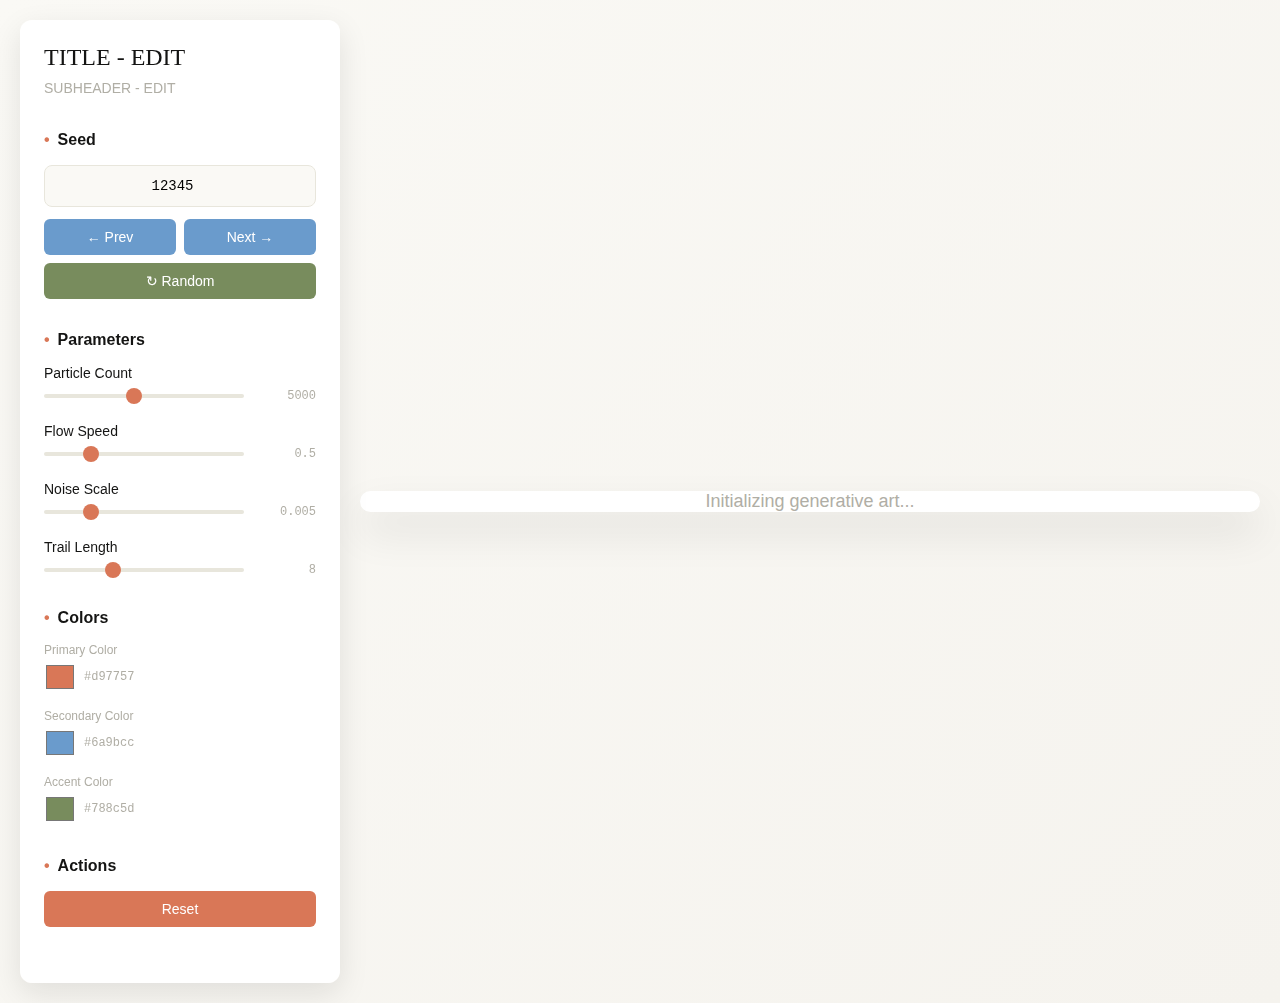
<file: .agent/skills/algorithmic-art/templates/viewer.html>
<!DOCTYPE html>
<!--
    THIS IS A TEMPLATE THAT SHOULD BE USED EVERY TIME AND MODIFIED.
    WHAT TO KEEP:
    ✓ Overall structure (header, sidebar, main content)
    ✓ Anthropic branding (colors, fonts, layout)
    ✓ Seed navigation section (always include this)
    ✓ Self-contained artifact (everything inline)

    WHAT TO CREATIVELY EDIT:
    ✗ The p5.js algorithm (implement YOUR vision)
    ✗ The parameters (define what YOUR art needs)
    ✗ The UI controls (match YOUR parameters)

    Let your philosophy guide the implementation.
    The world is your oyster - be creative!
-->
<html lang="en">
<head>
    <meta charset="UTF-8">
    <meta name="viewport" content="width=device-width, initial-scale=1.0">
    <title>Generative Art Viewer</title>
    <script src="https://cdnjs.cloudflare.com/ajax/libs/p5.js/1.7.0/p5.min.js"></script>
    <link rel="preconnect" href="https://fonts.googleapis.com">
    <link rel="preconnect" href="https://fonts.gstatic.com" crossorigin>
    <link href="https://fonts.googleapis.com/css2?family=Poppins:wght@400;500;600&family=Lora:wght@400;500&display=swap" rel="stylesheet">
    <style>
        /* Anthropic Brand Colors */
        :root {
            --anthropic-dark: #141413;
            --anthropic-light: #faf9f5;
            --anthropic-mid-gray: #b0aea5;
            --anthropic-light-gray: #e8e6dc;
            --anthropic-orange: #d97757;
            --anthropic-blue: #6a9bcc;
            --anthropic-green: #788c5d;
        }

        * {
            margin: 0;
            padding: 0;
            box-sizing: border-box;
        }

        body {
            font-family: 'Poppins', sans-serif;
            background: linear-gradient(135deg, var(--anthropic-light) 0%, #f5f3ee 100%);
            min-height: 100vh;
            color: var(--anthropic-dark);
        }

        .container {
            display: flex;
            min-height: 100vh;
            padding: 20px;
            gap: 20px;
        }

        /* Sidebar */
        .sidebar {
            width: 320px;
            flex-shrink: 0;
            background: rgba(255, 255, 255, 0.95);
            backdrop-filter: blur(10px);
            padding: 24px;
            border-radius: 12px;
            box-shadow: 0 10px 30px rgba(20, 20, 19, 0.1);
            overflow-y: auto;
            overflow-x: hidden;
        }

        .sidebar h1 {
            font-family: 'Lora', serif;
            font-size: 24px;
            font-weight: 500;
            color: var(--anthropic-dark);
            margin-bottom: 8px;
        }

        .sidebar .subtitle {
            color: var(--anthropic-mid-gray);
            font-size: 14px;
            margin-bottom: 32px;
            line-height: 1.4;
        }

        /* Control Sections */
        .control-section {
            margin-bottom: 32px;
        }

        .control-section h3 {
            font-size: 16px;
            font-weight: 600;
            color: var(--anthropic-dark);
            margin-bottom: 16px;
            display: flex;
            align-items: center;
            gap: 8px;
        }

        .control-section h3::before {
            content: '•';
            color: var(--anthropic-orange);
            font-weight: bold;
        }

        /* Seed Controls */
        .seed-input {
            width: 100%;
            background: var(--anthropic-light);
            padding: 12px;
            border-radius: 8px;
            font-family: 'Courier New', monospace;
            font-size: 14px;
            margin-bottom: 12px;
            border: 1px solid var(--anthropic-light-gray);
            text-align: center;
        }

        .seed-input:focus {
            outline: none;
            border-color: var(--anthropic-orange);
            box-shadow: 0 0 0 2px rgba(217, 119, 87, 0.1);
            background: white;
        }

        .seed-controls {
            display: grid;
            grid-template-columns: 1fr 1fr;
            gap: 8px;
            margin-bottom: 8px;
        }

        .regen-button {
            margin-bottom: 0;
        }

        /* Parameter Controls */
        .control-group {
            margin-bottom: 20px;
        }

        .control-group label {
            display: block;
            font-size: 14px;
            font-weight: 500;
            color: var(--anthropic-dark);
            margin-bottom: 8px;
        }

        .slider-container {
            display: flex;
            align-items: center;
            gap: 12px;
        }

        .slider-container input[type="range"] {
            flex: 1;
            height: 4px;
            background: var(--anthropic-light-gray);
            border-radius: 2px;
            outline: none;
            -webkit-appearance: none;
        }

        .slider-container input[type="range"]::-webkit-slider-thumb {
            -webkit-appearance: none;
            width: 16px;
            height: 16px;
            background: var(--anthropic-orange);
            border-radius: 50%;
            cursor: pointer;
            transition: all 0.2s ease;
        }

        .slider-container input[type="range"]::-webkit-slider-thumb:hover {
            transform: scale(1.1);
            background: #c86641;
        }

        .slider-container input[type="range"]::-moz-range-thumb {
            width: 16px;
            height: 16px;
            background: var(--anthropic-orange);
            border-radius: 50%;
            border: none;
            cursor: pointer;
            transition: all 0.2s ease;
        }

        .value-display {
            font-family: 'Courier New', monospace;
            font-size: 12px;
            color: var(--anthropic-mid-gray);
            min-width: 60px;
            text-align: right;
        }

        /* Color Pickers */
        .color-group {
            margin-bottom: 16px;
        }

        .color-group label {
            display: block;
            font-size: 12px;
            color: var(--anthropic-mid-gray);
            margin-bottom: 4px;
        }

        .color-picker-container {
            display: flex;
            align-items: center;
            gap: 8px;
        }

        .color-picker-container input[type="color"] {
            width: 32px;
            height: 32px;
            border: none;
            border-radius: 6px;
            cursor: pointer;
            background: none;
            padding: 0;
        }

        .color-value {
            font-family: 'Courier New', monospace;
            font-size: 12px;
            color: var(--anthropic-mid-gray);
        }

        /* Buttons */
        .button {
            background: var(--anthropic-orange);
            color: white;
            border: none;
            padding: 10px 16px;
            border-radius: 6px;
            font-size: 14px;
            font-weight: 500;
            cursor: pointer;
            transition: all 0.2s ease;
            width: 100%;
        }

        .button:hover {
            background: #c86641;
            transform: translateY(-1px);
        }

        .button:active {
            transform: translateY(0);
        }

        .button.secondary {
            background: var(--anthropic-blue);
        }

        .button.secondary:hover {
            background: #5a8bb8;
        }

        .button.tertiary {
            background: var(--anthropic-green);
        }

        .button.tertiary:hover {
            background: #6b7b52;
        }

        .button-row {
            display: flex;
            gap: 8px;
        }

        .button-row .button {
            flex: 1;
        }

        /* Canvas Area */
        .canvas-area {
            flex: 1;
            display: flex;
            align-items: center;
            justify-content: center;
            min-width: 0;
        }

        #canvas-container {
            width: 100%;
            max-width: 1000px;
            border-radius: 12px;
            overflow: hidden;
            box-shadow: 0 20px 40px rgba(20, 20, 19, 0.1);
            background: white;
        }

        #canvas-container canvas {
            display: block;
            width: 100% !important;
            height: auto !important;
        }

        /* Loading State */
        .loading {
            display: flex;
            align-items: center;
            justify-content: center;
            font-size: 18px;
            color: var(--anthropic-mid-gray);
        }

        /* Responsive - Stack on mobile */
        @media (max-width: 600px) {
            .container {
                flex-direction: column;
            }

            .sidebar {
                width: 100%;
            }

            .canvas-area {
                padding: 20px;
            }
        }
    </style>
</head>
<body>
    <div class="container">
        <!-- Control Sidebar -->
        <div class="sidebar">
            <!-- Headers (CUSTOMIZE THIS FOR YOUR ART) -->
            <h1>TITLE - EDIT</h1>
            <div class="subtitle">SUBHEADER - EDIT</div>

            <!-- Seed Section (ALWAYS KEEP THIS) -->
            <div class="control-section">
                <h3>Seed</h3>
                <input type="number" id="seed-input" class="seed-input" value="12345" onchange="updateSeed()">
                <div class="seed-controls">
                    <button class="button secondary" onclick="previousSeed()">← Prev</button>
                    <button class="button secondary" onclick="nextSeed()">Next →</button>
                </div>
                <button class="button tertiary regen-button" onclick="randomSeedAndUpdate()">↻ Random</button>
            </div>

            <!-- Parameters Section (CUSTOMIZE THIS FOR YOUR ART) -->
            <div class="control-section">
                <h3>Parameters</h3>
                
                <!-- Particle Count -->
                <div class="control-group">
                    <label>Particle Count</label>
                    <div class="slider-container">
                        <input type="range" id="particleCount" min="1000" max="10000" step="500" value="5000" oninput="updateParam('particleCount', this.value)">
                        <span class="value-display" id="particleCount-value">5000</span>
                    </div>
                </div>

                <!-- Flow Speed -->
                <div class="control-group">
                    <label>Flow Speed</label>
                    <div class="slider-container">
                        <input type="range" id="flowSpeed" min="0.1" max="2.0" step="0.1" value="0.5" oninput="updateParam('flowSpeed', this.value)">
                        <span class="value-display" id="flowSpeed-value">0.5</span>
                    </div>
                </div>

                <!-- Noise Scale -->
                <div class="control-group">
                    <label>Noise Scale</label>
                    <div class="slider-container">
                        <input type="range" id="noiseScale" min="0.001" max="0.02" step="0.001" value="0.005" oninput="updateParam('noiseScale', this.value)">
                        <span class="value-display" id="noiseScale-value">0.005</span>
                    </div>
                </div>

                <!-- Trail Length -->
                <div class="control-group">
                    <label>Trail Length</label>
                    <div class="slider-container">
                        <input type="range" id="trailLength" min="2" max="20" step="1" value="8" oninput="updateParam('trailLength', this.value)">
                        <span class="value-display" id="trailLength-value">8</span>
                    </div>
                </div>
            </div>

            <!-- Colors Section (OPTIONAL - CUSTOMIZE OR REMOVE) -->
            <div class="control-section">
                <h3>Colors</h3>
                
                <!-- Color 1 -->
                <div class="color-group">
                    <label>Primary Color</label>
                    <div class="color-picker-container">
                        <input type="color" id="color1" value="#d97757" onchange="updateColor('color1', this.value)">
                        <span class="color-value" id="color1-value">#d97757</span>
                    </div>
                </div>

                <!-- Color 2 -->
                <div class="color-group">
                    <label>Secondary Color</label>
                    <div class="color-picker-container">
                        <input type="color" id="color2" value="#6a9bcc" onchange="updateColor('color2', this.value)">
                        <span class="color-value" id="color2-value">#6a9bcc</span>
                    </div>
                </div>

                <!-- Color 3 -->
                <div class="color-group">
                    <label>Accent Color</label>
                    <div class="color-picker-container">
                        <input type="color" id="color3" value="#788c5d" onchange="updateColor('color3', this.value)">
                        <span class="color-value" id="color3-value">#788c5d</span>
                    </div>
                </div>
            </div>

            <!-- Actions Section (ALWAYS KEEP THIS) -->
            <div class="control-section">
                <h3>Actions</h3>
                <div class="button-row">
                    <button class="button" onclick="resetParameters()">Reset</button>
                </div>
            </div>
        </div>

        <!-- Main Canvas Area -->
        <div class="canvas-area">
            <div id="canvas-container">
                <div class="loading">Initializing generative art...</div>
            </div>
        </div>
    </div>

    <script>
        // ═══════════════════════════════════════════════════════════════════════
        // GENERATIVE ART PARAMETERS - CUSTOMIZE FOR YOUR ALGORITHM
        // ═══════════════════════════════════════════════════════════════════════

        let params = {
            seed: 12345,
            particleCount: 5000,
            flowSpeed: 0.5,
            noiseScale: 0.005,
            trailLength: 8,
            colorPalette: ['#d97757', '#6a9bcc', '#788c5d']
        };

        let defaultParams = {...params}; // Store defaults for reset

        // ═══════════════════════════════════════════════════════════════════════
        // P5.JS GENERATIVE ART ALGORITHM - REPLACE WITH YOUR VISION
        // ═══════════════════════════════════════════════════════════════════════

        let particles = [];
        let flowField = [];
        let cols, rows;
        let scl = 10; // Flow field resolution

        function setup() {
            let canvas = createCanvas(1200, 1200);
            canvas.parent('canvas-container');
            
            initializeSystem();
            
            // Remove loading message
            document.querySelector('.loading').style.display = 'none';
        }

        function initializeSystem() {
            // Seed the randomness for reproducibility
            randomSeed(params.seed);
            noiseSeed(params.seed);

            // Clear particles and recreate
            particles = [];
            
            // Initialize particles
            for (let i = 0; i < params.particleCount; i++) {
                particles.push(new Particle());
            }

            // Calculate flow field dimensions
            cols = floor(width / scl);
            rows = floor(height / scl);
            
            // Generate flow field
            generateFlowField();

            // Clear background
            background(250, 249, 245); // Anthropic light background
        }

        function generateFlowField() {
          // fill this in
        }

        function draw() {
            // fill this in
        }

        // ═══════════════════════════════════════════════════════════════════════
        // PARTICLE SYSTEM - CUSTOMIZE FOR YOUR ALGORITHM
        // ═══════════════════════════════════════════════════════════════════════

        class Particle {
            constructor() {
                // fill this in
            }
            // fill this in
        }

        // ═══════════════════════════════════════════════════════════════════════
        // UI CONTROL HANDLERS - CUSTOMIZE FOR YOUR PARAMETERS
        // ═══════════════════════════════════════════════════════════════════════

        function updateParam(paramName, value) {
            // fill this in
        }

        function updateColor(colorId, value) {
            // fill this in
        }

        // ═══════════════════════════════════════════════════════════════════════
        // SEED CONTROL FUNCTIONS - ALWAYS KEEP THESE
        // ═══════════════════════════════════════════════════════════════════════

        function updateSeedDisplay() {
            document.getElementById('seed-input').value = params.seed;
        }

        function updateSeed() {
            let input = document.getElementById('seed-input');
            let newSeed = parseInt(input.value);
            if (newSeed && newSeed > 0) {
                params.seed = newSeed;
                initializeSystem();
            } else {
                // Reset to current seed if invalid
                updateSeedDisplay();
            }
        }

        function previousSeed() {
            params.seed = Math.max(1, params.seed - 1);
            updateSeedDisplay();
            initializeSystem();
        }

        function nextSeed() {
            params.seed = params.seed + 1;
            updateSeedDisplay();
            initializeSystem();
        }

        function randomSeedAndUpdate() {
            params.seed = Math.floor(Math.random() * 999999) + 1;
            updateSeedDisplay();
            initializeSystem();
        }

        function resetParameters() {
            params = {...defaultParams};
            
            // Update UI elements
            document.getElementById('particleCount').value = params.particleCount;
            document.getElementById('particleCount-value').textContent = params.particleCount;
            document.getElementById('flowSpeed').value = params.flowSpeed;
            document.getElementById('flowSpeed-value').textContent = params.flowSpeed;
            document.getElementById('noiseScale').value = params.noiseScale;
            document.getElementById('noiseScale-value').textContent = params.noiseScale;
            document.getElementById('trailLength').value = params.trailLength;
            document.getElementById('trailLength-value').textContent = params.trailLength;
            
            // Reset colors
            document.getElementById('color1').value = params.colorPalette[0];
            document.getElementById('color1-value').textContent = params.colorPalette[0];
            document.getElementById('color2').value = params.colorPalette[1];
            document.getElementById('color2-value').textContent = params.colorPalette[1];
            document.getElementById('color3').value = params.colorPalette[2];
            document.getElementById('color3-value').textContent = params.colorPalette[2];
            
            updateSeedDisplay();
            initializeSystem();
        }

        // Initialize UI on load
        window.addEventListener('load', function() {
            updateSeedDisplay();
        });
    </script>
</body>
</html>
</file>
<file: styles.css>
/* ─── Reset & Base ─────────────────────────────── */
    *, *::before, *::after {
      margin: 0;
      padding: 0;
      box-sizing: border-box;
      -webkit-tap-highlight-color: transparent;
    }

    :root {
      --green: #006241;
      --green-light: #00754a;
      --green-pale: #d4e9e2;
      --green-bg: #eaf5f0;
      --white: #ffffff;
      --gray-bg: #f6f6f6;
      --gray-light: #e8e8e8;
      --gray-mid: #c0c0c0;
      --gray-text: #6b6b6b;
      --dark: #1e3932;
      --black: #000000;
      --red: #d62b1e;
      --shadow-sm: 0 1px 3px rgba(0,0,0,0.04);
      --shadow-md: 0 2px 8px rgba(0,0,0,0.06);
      --radius-sm: 12px;
      --radius-md: 16px;
      --radius-lg: 24px;
      --radius-full: 50px;
      --transition: all 0.25s cubic-bezier(0.4, 0, 0.2, 1);
      --safe-bottom: env(safe-area-inset-bottom, 0px);
    }

    html {
      font-size: 16px;
      -webkit-font-smoothing: antialiased;
      -moz-osx-font-smoothing: grayscale;
    }

    body {
      font-family: -apple-system, BlinkMacSystemFont, 'Segoe UI', system-ui, sans-serif;
      background: var(--white);
      color: var(--black);
      line-height: 1.5;
      overflow-x: hidden;
      min-height: 100vh;
      min-height: 100dvh;
    }

    /* ─── App Container ────────────────────────────── */
    .app {
      max-width: 480px;
      margin: 0 auto;
      min-height: 100vh;
      min-height: 100dvh;
      position: relative;
      background: var(--white);
    }

    /* ─── Screens ──────────────────────────────────── */
    .screen {
      display: none;
      opacity: 0;
      transform: translateY(8px);
      transition: opacity 0.35s ease, transform 0.35s ease;
      padding-bottom: 120px;
    }

    .screen.active {
      display: block;
    }

    .screen.visible {
      opacity: 1;
      transform: translateY(0);
    }

    /* ─── Header ───────────────────────────────────── */
    .header {
      position: sticky;
      top: 0;
      z-index: 100;
      background: var(--white);
      padding: 16px 24px;
      border-bottom: 1px solid rgba(0,0,0,0.04);
    }

    .header-back {
      display: inline-flex;
      align-items: center;
      gap: 4px;
      background: none;
      border: none;
      font-size: 15px;
      color: var(--green);
      cursor: pointer;
      padding: 8px 0;
      margin-bottom: 4px;
      font-weight: 500;
      transition: var(--transition);
    }

    .header-back:active {
      opacity: 0.6;
    }

    .header-back svg {
      width: 20px;
      height: 20px;
    }

    .header h1 {
      font-size: 26px;
      font-weight: 700;
      color: var(--dark);
      letter-spacing: -0.5px;
    }

    .header .subtitle {
      font-size: 14px;
      color: var(--gray-text);
      margin-top: 2px;
      font-weight: 400;
    }

    /* ─── Section ──────────────────────────────────── */
    .section {
      padding: 20px 24px;
    }

    .section-title {
      font-size: 18px;
      font-weight: 700;
      color: var(--dark);
      margin-bottom: 14px;
      letter-spacing: -0.3px;
    }

    .section-desc {
      font-size: 13px;
      color: var(--gray-text);
      margin-top: -8px;
      margin-bottom: 14px;
    }

    /* ─── Floor Cards ──────────────────────────────── */
    .floor-grid {
      display: grid;
      grid-template-columns: 1fr 1fr;
      gap: 12px;
    }

    .floor-card {
      background: var(--gray-bg);
      border: 2px solid transparent;
      border-radius: var(--radius-md);
      padding: 24px 16px;
      text-align: center;
      cursor: pointer;
      transition: var(--transition);
      position: relative;
      overflow: hidden;
    }

    .floor-card::before {
      content: '';
      position: absolute;
      top: 0;
      left: 0;
      right: 0;
      bottom: 0;
      background: var(--green);
      opacity: 0;
      transition: opacity 0.3s ease;
      border-radius: var(--radius-md);
    }

    .floor-card:active {
      transform: scale(0.96);
    }

    .floor-card.selected {
      border-color: var(--green);
      background: var(--green-bg);
    }

    .floor-card.selected::before {
      opacity: 0.05;
    }

    .floor-card .floor-number {
      font-size: 32px;
      font-weight: 800;
      color: var(--dark);
      position: relative;
      z-index: 1;
      transition: var(--transition);
    }

    .floor-card.selected .floor-number {
      color: var(--green);
    }

    .floor-card .floor-label {
      font-size: 13px;
      color: var(--gray-text);
      margin-top: 4px;
      position: relative;
      z-index: 1;
      transition: var(--transition);
    }

    .floor-card.selected .floor-label {
      color: var(--green);
      font-weight: 600;
    }

    /* ─── Calendar ─────────────────────────────────── */
    .calendar-container {
      background: var(--white);
      border-radius: var(--radius-md);
      overflow: hidden;
    }

    .calendar-nav {
      display: flex;
      align-items: center;
      justify-content: space-between;
      padding: 4px 0 16px;
    }

    .calendar-nav button {
      width: 40px;
      height: 40px;
      border-radius: 50%;
      border: none;
      background: var(--gray-bg);
      cursor: pointer;
      display: flex;
      align-items: center;
      justify-content: center;
      transition: var(--transition);
    }

    .calendar-nav button:active {
      transform: scale(0.9);
      background: var(--gray-light);
    }

    .calendar-nav button svg {
      width: 18px;
      height: 18px;
      color: var(--dark);
    }

    .calendar-month {
      font-size: 17px;
      font-weight: 700;
      color: var(--dark);
    }

    .calendar-weekdays {
      display: grid;
      grid-template-columns: repeat(7, 1fr);
      text-align: center;
      margin-bottom: 8px;
    }

    .calendar-weekdays span {
      font-size: 12px;
      color: var(--gray-mid);
      font-weight: 600;
      padding: 8px 0;
    }

    .calendar-days {
      display: grid;
      grid-template-columns: repeat(7, 1fr);
      gap: 4px;
    }

    .calendar-day {
      aspect-ratio: 1;
      display: flex;
      align-items: center;
      justify-content: center;
      border-radius: 50%;
      font-size: 14px;
      font-weight: 500;
      cursor: pointer;
      transition: var(--transition);
      border: none;
      background: none;
      color: var(--black);
    }

    .calendar-day:active {
      transform: scale(0.85);
    }

    .calendar-day.today {
      background: var(--green-pale);
      color: var(--green);
      font-weight: 700;
    }

    .calendar-day.selected {
      background: var(--green);
      color: var(--white);
      font-weight: 700;
    }

    .calendar-day.disabled {
      color: var(--gray-light);
      cursor: default;
      pointer-events: none;
    }

    .calendar-day.other-month {
      color: var(--gray-light);
    }

    /* ─── Time Slots ───────────────────────────────── */
    .time-grid {
      display: grid;
      grid-template-columns: repeat(4, 1fr);
      gap: 8px;
    }

    .time-slot {
      padding: 12px 4px;
      border-radius: var(--radius-sm);
      border: 1.5px solid var(--gray-light);
      background: var(--white);
      text-align: center;
      font-size: 13px;
      font-weight: 500;
      cursor: pointer;
      transition: var(--transition);
      color: var(--dark);
    }

    .time-slot:active {
      transform: scale(0.94);
    }

    .time-slot.selected {
      background: var(--green);
      border-color: var(--green);
      color: var(--white);
      font-weight: 600;
    }

    .time-slot.reserved {
      background: var(--gray-bg);
      border-color: var(--gray-bg);
      color: var(--gray-mid);
      cursor: not-allowed;
      pointer-events: none;
    }

    .time-slot.in-range {
      background: var(--green-bg);
      border-color: var(--green-light);
      color: var(--green);
    }

    .time-slot.time-slot-hidden {
      display: none;
    }

    /* ─── Form Input ───────────────────────────────── */
    .input-group {
      margin-bottom: 16px;
    }

    .input-group label {
      display: block;
      font-size: 14px;
      font-weight: 600;
      color: var(--dark);
      margin-bottom: 8px;
    }

    .input-group input {
      width: 100%;
      padding: 14px 16px;
      border: 1.5px solid var(--gray-light);
      border-radius: var(--radius-sm);
      font-size: 15px;
      font-family: inherit;
      transition: var(--transition);
      background: var(--white);
      color: var(--black);
      outline: none;
    }

    .input-group input::placeholder {
      color: var(--gray-mid);
    }

    .input-group input:focus {
      border-color: var(--green);
      box-shadow: 0 0 0 3px rgba(0, 98, 65, 0.08);
    }

    .edit-auth-notice {
      margin-top: -4px;
      margin-bottom: 16px;
      padding: 12px 14px;
      border-radius: var(--radius-sm);
      background: var(--green-bg);
      color: var(--green);
      border: 1px solid var(--green-light);
      font-size: 13px;
      line-height: 1.45;
    }

    /* ─── Buttons ──────────────────────────────────── */
    .btn {
      display: inline-flex;
      align-items: center;
      justify-content: center;
      gap: 8px;
      font-family: inherit;
      font-weight: 600;
      cursor: pointer;
      transition: var(--transition);
      border: none;
      outline: none;
      -webkit-user-select: none;
      user-select: none;
    }

    .btn:active {
      transform: scale(0.96);
    }

    .btn-primary {
      background: var(--green);
      color: var(--white);
      font-size: 16px;
      padding: 16px 32px;
      border-radius: var(--radius-full);
      width: 100%;
      min-height: 52px;
    }

    .btn-primary:disabled {
      background: var(--gray-light);
      color: var(--gray-mid);
      cursor: not-allowed;
      transform: none;
    }

    .btn-outline {
      background: transparent;
      color: var(--green);
      font-size: 14px;
      padding: 10px 20px;
      border-radius: var(--radius-full);
      border: 1.5px solid var(--green);
      min-height: 40px;
    }

    .btn-outline:active {
      background: var(--green-bg);
    }

    .btn-outline-red {
      background: transparent;
      color: var(--red);
      font-size: 14px;
      padding: 10px 20px;
      border-radius: var(--radius-full);
      border: 1.5px solid var(--red);
      min-height: 40px;
    }

    .btn-outline-red:active {
      background: #fef2f2;
    }

    .btn-ghost {
      background: transparent;
      color: var(--gray-text);
      font-size: 14px;
      padding: 10px 16px;
      border-radius: var(--radius-full);
    }

    /* ─── Bottom CTA ───────────────────────────────── */
    .bottom-cta {
      position: fixed;
      bottom: 0;
      left: 50%;
      transform: translateX(-50%);
      width: 100%;
      max-width: 480px;
      padding: 16px 24px;
      padding-bottom: calc(16px + var(--safe-bottom));
      background: linear-gradient(to top, var(--white) 80%, transparent);
      z-index: 200;
    }

    /* ─── Reservation Card ─────────────────────────── */
    .reservation-card {
      background: var(--white);
      border: 1px solid var(--gray-light);
      border-radius: var(--radius-md);
      padding: 20px;
      margin-bottom: 12px;
      transition: var(--transition);
    }

    .reservation-card .card-header {
      display: flex;
      align-items: center;
      justify-content: space-between;
      margin-bottom: 14px;
    }

    .reservation-card .card-floor {
      display: inline-flex;
      align-items: center;
      gap: 6px;
      background: var(--green-bg);
      color: var(--green);
      font-size: 14px;
      font-weight: 700;
      padding: 6px 14px;
      border-radius: var(--radius-full);
    }

    .reservation-card .card-time {
      font-size: 13px;
      color: var(--gray-text);
      font-weight: 500;
    }

    .reservation-card .card-info {
      display: flex;
      flex-direction: column;
      gap: 6px;
    }

    .reservation-card .card-row {
      display: flex;
      align-items: center;
      gap: 8px;
      font-size: 14px;
    }

    .reservation-card .card-row .label {
      color: var(--gray-text);
      min-width: 52px;
    }

    .reservation-card .card-row .value {
      color: var(--dark);
      font-weight: 600;
    }

    .reservation-card .card-actions {
      display: flex;
      gap: 8px;
      margin-top: 16px;
      padding-top: 16px;
      border-top: 1px solid var(--gray-bg);
    }

    /* ─── Empty State ──────────────────────────────── */
    .empty-state {
      text-align: center;
      padding: 48px 24px;
    }

    .empty-state svg {
      width: 64px;
      height: 64px;
      color: var(--gray-light);
      margin-bottom: 16px;
    }

    .empty-state p {
      color: var(--gray-text);
      font-size: 15px;
    }

    .offline-banner {
      position: sticky;
      top: 0;
      z-index: 120;
      margin: 0 24px;
      margin-top: 10px;
      padding: 12px 14px;
      border-radius: var(--radius-sm);
      background: var(--red);
      color: var(--white);
      font-size: 13px;
      font-weight: 600;
      box-shadow: var(--shadow-md);
      display: none;
    }

    .offline-banner.show {
      display: block;
    }

    /* ─── Toast ────────────────────────────────────── */
    .toast-container {
      position: fixed;
      top: 24px;
      left: 50%;
      transform: translateX(-50%);
      z-index: 9999;
      max-width: 440px;
      width: calc(100% - 48px);
    }

    .toast {
      background: var(--dark);
      color: var(--white);
      padding: 14px 20px;
      border-radius: var(--radius-sm);
      font-size: 14px;
      font-weight: 500;
      opacity: 0;
      transform: translateY(-12px);
      transition: all 0.3s ease;
      margin-bottom: 8px;
      text-align: center;
    }

    .toast.show {
      opacity: 1;
      transform: translateY(0);
    }

    .toast.error {
      background: var(--red);
    }

    .toast.success {
      background: var(--green);
    }

    /* ─── Modal ────────────────────────────────────── */
    .modal-overlay {
      position: fixed;
      top: 0;
      left: 0;
      right: 0;
      bottom: 0;
      background: rgba(0,0,0,0.35);
      z-index: 500;
      display: flex;
      align-items: flex-end;
      justify-content: center;
      opacity: 0;
      visibility: hidden;
      transition: all 0.3s ease;
    }

    .modal-overlay.show {
      opacity: 1;
      visibility: visible;
    }

    .modal {
      background: var(--white);
      border-radius: var(--radius-lg) var(--radius-lg) 0 0;
      padding: 32px 24px;
      padding-bottom: calc(32px + var(--safe-bottom));
      width: 100%;
      max-width: 480px;
      transform: translateY(100%);
      transition: transform 0.35s cubic-bezier(0.4, 0, 0.2, 1);
    }

    .modal-overlay.show .modal {
      transform: translateY(0);
    }

    .modal-handle {
      width: 40px;
      height: 4px;
      border-radius: 2px;
      background: var(--gray-light);
      margin: 0 auto 20px;
    }

    .modal h3 {
      font-size: 18px;
      font-weight: 700;
      color: var(--dark);
      margin-bottom: 20px;
      text-align: center;
    }



    .delete-summary {
      border: 1px solid var(--gray-line);
      border-radius: var(--radius-sm);
      background: var(--gray-bg);
      padding: 10px 12px;
      margin-bottom: 10px;
    }

    .delete-summary-row {
      display: flex;
      justify-content: space-between;
      gap: 8px;
      font-size: 12px;
      padding: 3px 0;
    }

    .delete-summary-row .k {
      color: var(--gray-text);
      min-width: 40px;
    }

    .delete-summary-row .v {
      color: var(--dark);
      font-weight: 600;
      text-align: right;
      word-break: break-word;
    }

    .modal .btn-group {
      display: flex;
      gap: 10px;
      margin-top: 20px;
    }

    .modal .btn-group .btn {
      flex: 1;
    }

    /* ─── Loading Spinner ──────────────────────────── */
    .spinner {
      width: 24px;
      height: 24px;
      border: 3px solid var(--gray-light);
      border-top-color: var(--green);
      border-radius: 50%;
      animation: spin 0.8s linear infinite;
    }

    .loading-overlay {
      position: fixed;
      top: 0;
      left: 0;
      right: 0;
      bottom: 0;
      background: rgba(255,255,255,0.7);
      z-index: 1000;
      display: flex;
      align-items: center;
      justify-content: center;
      opacity: 0;
      visibility: hidden;
      transition: all 0.2s ease;
    }

    .loading-overlay.show {
      opacity: 1;
      visibility: visible;
    }

    @keyframes spin {
      to { transform: rotate(360deg); }
    }

    /* ─── Time Range Hint ──────────────────────────── */
    .time-hint {
      text-align: center;
      padding: 12px;
      margin-bottom: 8px;
      background: var(--green-bg);
      border-radius: var(--radius-sm);
      font-size: 13px;
      color: var(--green);
      font-weight: 500;
    }

    /* ─── Tab Bar (My Reservations) ────────────────── */
    .tab-bar {
      display: flex;
      border-bottom: 1px solid var(--gray-light);
      padding: 0 24px;
      background: var(--white);
      position: sticky;
      top: 0;
      z-index: 50;
    }

    .tab-item {
      flex: 1;
      padding: 14px 0;
      text-align: center;
      font-size: 14px;
      font-weight: 600;
      color: var(--gray-mid);
      border: none;
      background: none;
      cursor: pointer;
      position: relative;
      transition: var(--transition);
    }

    .tab-item.active {
      color: var(--green);
    }

    .tab-item.active::after {
      content: '';
      position: absolute;
      bottom: -1px;
      left: 0;
      right: 0;
      height: 2px;
      background: var(--green);
      border-radius: 1px;
    }

    /* ─── Divider ──────────────────────────────────── */
    .divider {
      height: 8px;
      background: var(--gray-bg);
    }

    /* ─── Badge ────────────────────────────────────── */
    .date-badge {
      display: inline-flex;
      align-items: center;
      gap: 6px;
      background: var(--green-bg);
      color: var(--green);
      padding: 8px 16px;
      border-radius: var(--radius-full);
      font-size: 14px;
      font-weight: 600;
      margin-bottom: 16px;
    }

    /* ─── Scrollbar ────────────────────────────────── */
    ::-webkit-scrollbar {
      width: 0;
      height: 0;
    }

    /* ─── Animation Classes ────────────────────────── */
    .fade-in {
      animation: fadeIn 0.4s ease forwards;
    }

    @keyframes fadeIn {
      from { opacity: 0; transform: translateY(8px); }
      to { opacity: 1; transform: translateY(0); }
    }

    .stagger > * {
      opacity: 0;
      animation: fadeIn 0.4s ease forwards;
    }

    .stagger > *:nth-child(1) { animation-delay: 0.05s; }
    .stagger > *:nth-child(2) { animation-delay: 0.1s; }
    .stagger > *:nth-child(3) { animation-delay: 0.15s; }
    .stagger > *:nth-child(4) { animation-delay: 0.2s; }
    .stagger > *:nth-child(5) { animation-delay: 0.25s; }
    .stagger > *:nth-child(6) { animation-delay: 0.3s; }

    /* ─── Selection Info ───────────────────────────── */
    .selection-summary {
      background: var(--gray-bg);
      border-radius: var(--radius-md);
      padding: 16px;
      display: flex;
      flex-wrap: wrap;
      gap: 12px;
    }

    .selection-summary .sel-item {
      display: flex;
      align-items: center;
      gap: 6px;
      font-size: 13px;
    }

    .selection-summary .sel-item .sel-label {
      color: var(--gray-text);
    }

    .selection-summary .sel-item .sel-value {
      color: var(--dark);
      font-weight: 600;
    }


    .edit-change-box {
      width: 100%;
      border-top: 1px solid var(--gray-line);
      margin-top: 4px;
      padding-top: 10px;
    }

    .edit-change-title {
      font-size: 12px;
      color: var(--gray-text);
      margin-bottom: 6px;
      font-weight: 600;
    }

    .edit-change-item {
      display: flex;
      justify-content: space-between;
      gap: 8px;
      font-size: 12px;
      line-height: 1.4;
      padding: 4px 0;
    }

    .edit-change-label {
      color: var(--gray-text);
      min-width: 36px;
    }

    .edit-change-arrow {
      color: var(--dark);
      font-weight: 600;
      text-align: right;
      word-break: break-word;
    }

    .edit-change-empty {
      font-size: 12px;
      color: var(--gray-text);
    }

    /* ─── Install Banner ───────────────────────────── */
    .install-banner {
      display: none;
      margin: 0 24px 0;
      padding: 16px 18px;
      background: linear-gradient(135deg, var(--green) 0%, var(--green-light) 100%);
      border-radius: var(--radius-md);
      color: var(--white);
      position: relative;
      overflow: hidden;
    }

    .install-banner.show {
      display: flex;
      align-items: center;
      gap: 14px;
      animation: fadeIn 0.4s ease forwards;
    }

    .install-banner .install-icon {
      width: 44px;
      height: 44px;
      min-width: 44px;
      background: rgba(255,255,255,0.2);
      border-radius: 12px;
      display: flex;
      align-items: center;
      justify-content: center;
    }

    .install-banner .install-text {
      flex: 1;
    }

    .install-banner .install-title {
      font-size: 14px;
      font-weight: 700;
      margin-bottom: 2px;
    }

    .install-banner .install-desc {
      font-size: 12px;
      opacity: 0.85;
      line-height: 1.4;
    }

    .install-banner .install-btn {
      background: var(--white);
      color: var(--green);
      border: none;
      border-radius: var(--radius-full);
      padding: 8px 16px;
      font-size: 13px;
      font-weight: 700;
      cursor: pointer;
      white-space: nowrap;
      transition: var(--transition);
      font-family: inherit;
    }

    .install-banner .install-btn:active {
      transform: scale(0.95);
    }

    .install-banner .install-close {
      position: absolute;
      top: 8px;
      right: 8px;
      width: 24px;
      height: 24px;
      background: none;
      border: none;
      color: rgba(255,255,255,0.6);
      cursor: pointer;
      display: flex;
      align-items: center;
      justify-content: center;
      font-size: 16px;
      padding: 0;
    }

    /* ─── iOS Guide Modal ──────────────────────────── */
    .ios-guide-steps {
      display: flex;
      flex-direction: column;
      gap: 16px;
      margin-top: 8px;
    }

    .ios-guide-step {
      display: flex;
      align-items: flex-start;
      gap: 14px;
    }

    .ios-guide-step .step-num {
      width: 28px;
      height: 28px;
      min-width: 28px;
      background: var(--green);
      color: var(--white);
      border-radius: 50%;
      display: flex;
      align-items: center;
      justify-content: center;
      font-size: 13px;
      font-weight: 700;
    }

    .ios-guide-step .step-text {
      font-size: 14px;
      color: var(--dark);
      line-height: 1.5;
      padding-top: 3px;
    }

    .ios-guide-step .step-text strong {
      color: var(--green);
    }

    /* ─── Admin Mode ───────────────────────────────── */
    .admin-header {
      background: var(--dark);
      padding: 16px 24px;
      position: sticky;
      top: 0;
      z-index: 100;
    }

    .admin-header h1 {
      color: var(--white);
      font-size: 22px;
    }

    .admin-header .subtitle {
      color: rgba(255,255,255,0.6);
      font-size: 13px;
      margin-top: 2px;
    }

    .admin-header .header-back {
      color: rgba(255,255,255,0.8);
    }

    .admin-badge {
      display: inline-flex;
      align-items: center;
      gap: 4px;
      background: var(--dark);
      color: var(--white);
      font-size: 11px;
      font-weight: 700;
      padding: 4px 10px;
      border-radius: var(--radius-full);
      letter-spacing: 0.5px;
    }

    .admin-stat-grid {
      display: grid;
      grid-template-columns: 1fr 1fr;
      gap: 10px;
      margin-bottom: 20px;
    }

    .admin-stat-card {
      background: var(--gray-bg);
      border-radius: var(--radius-md);
      padding: 16px;
      text-align: center;
    }

    .admin-stat-card .stat-num {
      font-size: 28px;
      font-weight: 800;
      color: var(--green);
    }

    .admin-stat-card .stat-label {
      font-size: 12px;
      color: var(--gray-text);
      margin-top: 2px;
    }

    .admin-actions {
      display: flex;
      gap: 8px;
      margin-bottom: 20px;
    }

    .admin-actions .btn {
      flex: 1;
      font-size: 13px;
    }


    .admin-checks-summary {
      font-size: 13px;
      color: var(--gray-text);
      margin-bottom: 10px;
      text-align: center;
    }

    .admin-checks-list {
      max-height: 42vh;
      overflow: auto;
      display: grid;
      gap: 8px;
      margin-bottom: 8px;
    }

    .admin-check-item {
      border: 1px solid var(--gray-light);
      border-radius: var(--radius-sm);
      padding: 10px 12px;
      background: var(--white);
    }

    .admin-check-item.ok {
      border-color: var(--green-light);
      background: var(--green-bg);
    }

    .admin-check-item.warn {
      border-color: #ffd59a;
      background: #fff8e8;
    }

    .admin-check-item .label {
      font-size: 12px;
      font-weight: 700;
      color: var(--dark);
      margin-bottom: 4px;
    }

    .admin-check-item .detail {
      font-size: 12px;
      color: var(--gray-text);
      line-height: 1.4;
    }


    .admin-metrics-grid {
      display: grid;
      grid-template-columns: repeat(2, minmax(0, 1fr));
      gap: 8px;
      margin-bottom: 8px;
      max-height: 44vh;
      overflow: auto;
    }

    .admin-metric-card {
      border: 1px solid var(--gray-light);
      border-radius: var(--radius-sm);
      background: var(--gray-bg);
      padding: 10px 12px;
    }

    .admin-metric-card .k {
      font-size: 12px;
      color: var(--gray-text);
      margin-bottom: 4px;
      font-weight: 600;
    }

    .admin-metric-card .v {
      font-size: 18px;
      color: var(--dark);
      font-weight: 800;
      letter-spacing: 0.2px;
    }

    
    .admin-trend-box {
      border: 1px solid var(--gray-light);
      border-radius: var(--radius-sm);
      background: var(--white);
      padding: 10px;
      margin-bottom: 10px;
    }

    .admin-trend-head {
      font-size: 12px;
      color: var(--gray-text);
      font-weight: 700;
      margin-bottom: 6px;
    }

    .admin-trend-grid {
      display: grid;
      gap: 6px;
      max-height: 22vh;
      overflow: auto;
    }

    .admin-trend-row {
      display: grid;
      grid-template-columns: 58px repeat(3, minmax(0, 1fr));
      gap: 6px;
      align-items: center;
      font-size: 12px;
      border: 1px solid var(--gray-light);
      border-radius: 8px;
      background: var(--gray-bg);
      padding: 7px 8px;
    }

    .admin-trend-row .d {
      font-weight: 700;
      color: var(--dark);
    }

    .admin-trend-row .m {
      color: var(--gray-text);
      white-space: nowrap;
    }

    .admin-report-box {
      border: 1px solid var(--gray-light);
      border-radius: var(--radius-sm);
      background: var(--white);
      padding: 10px;
      margin-bottom: 10px;
    }

    .admin-report-title {
      font-size: 12px;
      color: var(--gray-text);
      font-weight: 700;
      margin-bottom: 6px;
    }

    .admin-report-text {
      width: 100%;
      min-height: 140px;
      max-height: 30vh;
      border: 1px solid var(--gray-light);
      border-radius: var(--radius-sm);
      background: var(--gray-bg);
      font-size: 12px;
      line-height: 1.5;
      color: var(--dark);
      resize: vertical;
      padding: 10px;
    }

    .admin-reservation-card {
      background: var(--white);
      border: 1px solid var(--gray-light);
      border-radius: var(--radius-md);
      padding: 16px;
      margin-bottom: 10px;
    }

    .admin-reservation-card .admin-card-top {
      display: flex;
      align-items: center;
      justify-content: space-between;
      margin-bottom: 10px;
    }

    .admin-reservation-card .admin-card-meta {
      display: flex;
      flex-wrap: wrap;
      gap: 6px 16px;
      font-size: 13px;
    }

    .admin-reservation-card .admin-card-meta .meta-item {
      display: flex;
      gap: 4px;
    }

    .admin-reservation-card .admin-card-meta .meta-label {
      color: var(--gray-text);
    }

    .admin-reservation-card .admin-card-meta .meta-value {
      color: var(--dark);
      font-weight: 600;
    }

    .admin-entry-btn {
      background: none;
      border: none;
      padding: 8px;
      cursor: pointer;
      color: var(--gray-mid);
      transition: var(--transition);
      display: flex;
      align-items: center;
      justify-content: center;
    }

    .admin-entry-btn:active {
      color: var(--dark);
      transform: scale(0.9);
    }

    .admin-filter-row {
      display: flex;
      gap: 8px;
      overflow-x: auto;
      padding-bottom: 4px;
      margin-bottom: 16px;
      -webkit-overflow-scrolling: touch;
    }

    .admin-filter-chip {
      padding: 8px 16px;
      border-radius: var(--radius-full);
      border: 1.5px solid var(--gray-light);
      background: var(--white);
      font-size: 13px;
      font-weight: 500;
      color: var(--gray-text);
      cursor: pointer;
      white-space: nowrap;
      transition: var(--transition);
      font-family: inherit;
    }

    .admin-filter-chip:active {
      transform: scale(0.95);
    }

    .admin-filter-chip.active {
      background: var(--dark);
      border-color: var(--dark);
      color: var(--white);
    }

    /* ─── Room Management ──────────────────────────── */
    .room-card {
      display: flex;
      align-items: center;
      gap: 14px;
      padding: 16px;
      background: var(--white);
      border: 1px solid var(--gray-light);
      border-radius: var(--radius-md);
      margin-bottom: 10px;
      transition: var(--transition);
    }

    .room-card.disabled {
      opacity: 0.5;
      background: var(--gray-bg);
    }

    .room-card .room-icon {
      width: 44px;
      height: 44px;
      min-width: 44px;
      border-radius: 12px;
      display: flex;
      align-items: center;
      justify-content: center;
      font-size: 16px;
      font-weight: 800;
      color: var(--white);
      background: var(--green);
    }

    .room-card.disabled .room-icon {
      background: var(--gray-mid);
    }

    .room-card .room-info {
      flex: 1;
    }

    .room-card .room-name {
      font-size: 15px;
      font-weight: 600;
      color: var(--dark);
    }

    .room-card .room-status {
      font-size: 12px;
      color: var(--gray-text);
      margin-top: 2px;
    }

    .room-card .room-status .active-dot {
      display: inline-block;
      width: 6px;
      height: 6px;
      border-radius: 50%;
      margin-right: 4px;
      vertical-align: middle;
    }

    .room-card .room-status .active-dot.on {
      background: var(--green);
    }

    .room-card .room-status .active-dot.off {
      background: var(--red);
    }

    .room-card .room-actions {
      display: flex;
      gap: 6px;
    }

    .room-toggle-btn {
      padding: 6px 12px;
      border-radius: var(--radius-full);
      border: 1.5px solid var(--gray-light);
      background: var(--white);
      font-size: 12px;
      font-weight: 600;
      cursor: pointer;
      transition: var(--transition);
      font-family: inherit;
    }

    .room-toggle-btn:active {
      transform: scale(0.95);
    }

    .room-toggle-btn.deactivate {
      color: var(--red);
      border-color: var(--red);
    }

    .room-toggle-btn.activate {
      color: var(--green);
      border-color: var(--green);
    }



    .room-edit-btn {
      padding: 6px 12px;
      border-radius: var(--radius-full);
      border: 1.5px solid var(--green-light);
      background: var(--green-bg);
      color: var(--green);
      font-size: 12px;
      font-weight: 600;
      cursor: pointer;
      transition: var(--transition);
      font-family: inherit;
    }

    .room-edit-btn:active {
      transform: scale(0.95);
    }

    .room-delete-btn {
      width: 32px;
      height: 32px;
      border-radius: 50%;
      border: 1.5px solid var(--gray-light);
      background: var(--white);
      color: var(--gray-text);
      cursor: pointer;
      display: flex;
      align-items: center;
      justify-content: center;
      transition: var(--transition);
    }

    .room-delete-btn:active {
      transform: scale(0.9);
      border-color: var(--red);
      color: var(--red);
    }

    /* ─── Display Mode (Kiosk) ─────────────────────── */
    .display-screen {
      display: none;
      position: fixed;
      top: 0;
      left: 0;
      right: 0;
      bottom: 0;
      width: 100vw;
      height: 100vh;
      height: 100dvh;
      background: var(--white);
      overflow: hidden;
      z-index: 9000;
    }

    .display-screen.active {
      display: flex;
      flex-direction: column;
    }

    /* 공통 헤더 */
    .display-header {
      display: flex;
      align-items: center;
      justify-content: space-between;
      padding: 18px 32px;
      background: var(--white);
      color: var(--dark);
      border-bottom: 1px solid var(--gray-light);
      flex-shrink: 0;
    }

    .display-header .dh-left {
      display: flex;
      align-items: center;
      gap: 16px;
    }

    .display-header .dh-floor {
      font-size: 26px;
      font-weight: 800;
      color: var(--green);
    }

    .display-header .dh-name {
      font-size: 16px;
      color: var(--gray-text);
    }

    .display-header .dh-right {
      display: flex;
      align-items: center;
      gap: 20px;
    }

    .display-header .dh-date {
      font-size: 17px;
      color: var(--gray-text);
    }

    .display-header .dh-clock {
      font-size: 32px;
      font-weight: 700;
      font-variant-numeric: tabular-nums;
      letter-spacing: 1px;
      color: var(--dark);
    }

    .dh-fullscreen-btn {
      background: var(--white);
      border: 1px solid var(--green);
      color: var(--green);
      width: 42px;
      height: 42px;
      border-radius: 12px;
      display: flex;
      align-items: center;
      justify-content: center;
      cursor: pointer;
      transition: background 0.2s, border-color 0.2s;
      flex-shrink: 0;
    }

    .dh-fullscreen-btn:active {
      background: var(--green-bg);
      border-color: var(--green-light);
    }

    /* 전체화면 진입 안내 오버레이 */
    .display-fs-overlay {
      position: fixed;
      inset: 0;
      background: rgba(0,0,0,0.7);
      display: flex;
      flex-direction: column;
      align-items: center;
      justify-content: center;
      z-index: 9999;
      color: #fff;
      cursor: pointer;
      gap: 16px;
      animation: fadeIn 0.3s ease;
    }

    .display-fs-overlay svg {
      opacity: 0.8;
    }

    .display-fs-overlay .fs-text {
      font-size: 18px;
      font-weight: 600;
    }

    .display-fs-overlay .fs-sub {
      font-size: 13px;
      opacity: 0.6;
    }

    /* 메인 영역 (세로: 위아래 / 가로: 좌우) */
    .display-body {
      flex: 1;
      display: flex;
      flex-direction: column;
      overflow: hidden;
      overflow-x: hidden;
      max-width: 100vw;
      padding: 12px;
      gap: 12px;
      background: var(--white);
      box-sizing: border-box;
    }

    /* ── 좌측/상단: 현재 상태 카드 ── */
    .display-panel-status {
      min-width: 0;
      display: flex;
      flex-direction: column;
      justify-content: center;
      padding: 32px 36px;
      position: relative;
      background: var(--gray-bg);
      border-radius: var(--radius-md);
      border: 1px solid var(--green);
      box-shadow: var(--shadow-sm);
      overflow-y: auto;
    }

    .dp-state-badge {
      display: inline-flex;
      align-items: center;
      gap: 6px;
      width: fit-content;
      font-size: 16px;
      font-weight: 700;
      padding: 6px 12px;
      border-radius: 999px;
      margin-bottom: 12px;
      background: var(--gray-bg);
      border: 1px solid var(--gray-light);
      color: var(--gray-text);
    }

    .dp-state-badge.inuse {
      color: var(--green);
      background: var(--green-bg);
      border-color: var(--green-light);
    }

    .dp-state-badge.available {
      color: var(--gray-text);
      background: var(--gray-bg);
      border-color: var(--gray-light);
    }

    .dp-state-badge.soon {
      color: #c17800;
      background: #fff7e8;
      border-color: #ffe0ae;
    }

    .dp-time-range {
      font-size: 20px;
      color: var(--gray-text);
      margin-bottom: 12px;
      letter-spacing: 0.5px;
    }

    .dp-state-text {
      font-size: 52px;
      font-weight: 800;
      color: var(--dark);
      line-height: 1.15;
    }

    .dp-state-text.inuse {
      color: var(--green);
    }

    .dp-state-text.available {
      color: var(--gray-text);
    }

    .dp-meeting-info {
      margin-top: 20px;
    }


    .dp-field {
      display: flex;
      align-items: baseline;
      gap: 12px;
      margin-top: 8px;
    }

    .dp-field .k {
      min-width: 52px;
      font-size: 14px;
      color: var(--gray-text);
      font-weight: 700;
    }

    .dp-field .v {
      flex: 1;
      min-width: 0;
      word-break: break-word;
    }

    .dp-next-title {
      font-size: 14px;
      font-weight: 700;
      color: var(--gray-text);
      margin-bottom: 4px;
      letter-spacing: 0.2px;
    }

    .dp-meeting-team {
      font-size: 30px;
      font-weight: 700;
      color: var(--dark);
    }

    .dp-meeting-user {
      font-size: 22px;
      color: var(--gray-text);
      margin-top: 6px;
    }

    .dp-meeting-time {
      font-size: 22px;
      color: var(--green);
      font-weight: 600;
      margin-top: 10px;
    }

    .dp-next {
      margin-top: 28px;
      padding-top: 20px;
      border-top: 1px solid var(--gray-light);
      font-size: 22px;
      color: var(--gray-text);
      line-height: 1.6;
    }

    .dp-next strong {
      color: var(--dark);
      font-size: 24px;
    }

    /* QR 코드 영역 */
    .dp-qr-area {
      margin-top: 24px;
      padding-top: 20px;
      border-top: 1px solid var(--gray-light);
      display: flex;
      align-items: center;
      gap: 16px;
    }

    .dp-qr-img {
      width: 80px;
      height: 80px;
      border-radius: 10px;
      flex-shrink: 0;
      overflow: hidden;
    }

    .dp-qr-img canvas,
    .dp-qr-img img {
      display: block;
      max-width: 100%;
      max-height: 100%;
      image-rendering: pixelated;
    }

    .dp-qr-text {
      font-size: 15px;
      color: var(--gray-text);
      font-weight: 600;
      line-height: 1.4;
    }

    /* ── 우측/하단: 시간표 카드 ── */
    .display-panel-schedule {
      flex: 1;
      min-width: 0;
      overflow: hidden;
      padding: 0;
      background: var(--gray-bg);
      border-radius: var(--radius-md);
      border: 1px solid var(--green);
      box-shadow: var(--shadow-sm);
      display: flex;
      flex-direction: column;
    }

    .ds-timeline-header {
      padding: 18px 20px 14px;
      border-bottom: 1px solid var(--gray-light);
      font-size: 20px;
      font-weight: 800;
      color: var(--dark);
    }

    .ds-timeline {
      flex: 1;
      overflow-y: auto;
      overflow-x: hidden;
      padding: 8px 14px 14px;
      scroll-behavior: smooth;
    }

    .ds-row {
      display: flex;
      align-items: stretch;
      min-height: 48px;
      border-bottom: 1px solid #f1f1f1;
    }

    .ds-row.now .ds-row-time {
      color: var(--green);
      font-weight: 800;
    }

    .ds-row-time {
      width: 72px;
      min-width: 72px;
      padding: 12px 10px 12px 2px;
      text-align: right;
      font-size: 15px;
      font-weight: 700;
      color: var(--gray-text);
      font-variant-numeric: tabular-nums;
      border-right: 1px solid #f0f0f0;
      background: linear-gradient(to right, transparent, rgba(0, 0, 0, 0.01));
    }

    .ds-row-content {
      flex: 1;
      padding: 4px 10px;
      display: flex;
      align-items: stretch;
    }

    .ds-row.empty .ds-row-content::after {
      content: '';
      width: 100%;
      border-radius: 10px;
      border: 1px dashed #ececec;
    }

    .ds-card {
      width: 100%;
      border-radius: 12px;
      background: var(--gray-bg);
      border: 1px solid var(--green);
      padding: 10px 14px;
      display: flex;
      flex-direction: column;
      justify-content: center;
      min-height: 48px;
    }

    .ds-card.active {
      background: var(--green-bg);
      border-color: var(--green-light);
    }

    .ds-card.past {
      opacity: 0.45;
    }

    .ds-card-team {
      font-size: 16px;
      font-weight: 700;
      color: var(--dark);
      display: flex;
      align-items: center;
      gap: 8px;
      flex-wrap: wrap;
    }

    .ds-card-badge {
      display: inline-flex;
      align-items: center;
      font-size: 12px;
      font-weight: 700;
      color: var(--green);
      background: rgba(0, 98, 65, 0.1);
      border-radius: 999px;
      padding: 2px 8px;
    }

    .ds-card-detail {
      font-size: 13px;
      color: var(--gray-text);
      margin-top: 3px;
      line-height: 1.4;
    }

    .display-refresh-indicator {
      text-align: center;
      padding: 4px;
      font-size: 10px;
      color: var(--gray-mid);
      background: transparent;
      flex-shrink: 0;
    }

    /* ═══════════════════════════════════════════════════
       가로 모드 공통 대응 (일반 화면 + 디스플레이)
       ═══════════════════════════════════════════════════ */
    @media (orientation: landscape) {

      /* ── 일반 화면: 가로 시 max-width 확장 + 여백 축소 ── */
      .app {
        max-width: 720px;
      }

      .screen {
        padding-bottom: 80px;
      }

      .header {
        padding: 10px 24px;
      }

      .header h1 {
        font-size: 22px;
      }

      .section {
        padding: 14px 24px;
      }

      .section-title {
        font-size: 16px;
        margin-bottom: 10px;
      }

      .floor-grid {
        grid-template-columns: repeat(4, 1fr);
      }

      .floor-card {
        padding: 16px 12px;
      }

      .bottom-cta {
        max-width: 720px;
        padding: 10px 24px;
        padding-bottom: calc(10px + var(--safe-bottom));
      }

      /* 달력/시간 그리드 컴팩트화 */
      .calendar-container {
        font-size: 13px;
      }

      .time-grid {
        grid-template-columns: repeat(6, 1fr);
      }

      .time-slot {
        padding: 8px 4px;
        font-size: 12px;
      }

      /* 입력 폼 2열 배치 */
      .input-group label {
        font-size: 13px;
      }

      /* 예약 카드 */
      .reservation-card {
        padding: 16px;
        margin-bottom: 8px;
      }

      /* 탭 바 */
      .tab-bar {
        padding: 0 24px;
      }

      /* 관리자 화면 */
      .admin-rooms-list .room-card {
        padding: 14px;
      }

      /* 모달 */
      .modal {
        max-height: 85vh;
        overflow-y: auto;
      }

      /* ── 디스플레이: 가로 시 좌우 카드 분할 (현황/타임라인) ── */
      .display-body {
        display: grid;
        grid-template-columns: 55fr 45fr;
        gap: 14px;
        padding: 14px;
        box-sizing: border-box;
        max-width: 100vw;
        overflow-x: hidden;
      }

      .display-panel-status {
        min-width: 0;
        padding: 32px 40px;
      }

      .dp-time-range {
        font-size: 28px;
        margin-bottom: 16px;
      }

      .dp-state-text {
        font-size: 76px;
      }

      .dp-meeting-team {
        font-size: 38px;
      }

      .dp-meeting-user,
      .dp-meeting-time {
        font-size: 26px;
      }

      .dp-next {
        font-size: 24px;
      }

      .display-panel-schedule {
        min-width: 0;
        width: auto;
      }

      .ds-timeline-header {
        font-size: 22px;
      }

      .ds-row-time {
        width: 78px;
        min-width: 78px;
        font-size: 18px;
      }

      .ds-card-team {
        font-size: 18px;
      }

      .ds-card-detail {
        font-size: 15px;
      }

      .display-refresh-indicator {
        display: none;
      }

      .dp-qr-area {
        margin-top: auto;
      }

      .dp-qr-img {
        width: 72px;
        height: 72px;
      }

      .dp-qr-text {
        font-size: 16px;
      }
    }


    @media (orientation: landscape) and (min-width: 1024px) {
      .display-body {
        grid-template-columns: 60fr 40fr;
      }
    }

    @media (orientation: landscape) and (min-width: 1600px) {
      .display-body {
        grid-template-columns: 65fr 35fr;
      }
    }

    /* ═══════════════════════════════════════════════════
       세로 모드 (Portrait)
       ═══════════════════════════════════════════════════ */
    @media (orientation: portrait) {
      .display-body {
        flex-direction: column;
        padding: 10px;
        gap: 10px;
      }

      .display-panel-status {
        flex: 1;
        min-height: 0;
        max-height: none;
        padding: 24px 28px;
        overflow-y: auto;
        display: flex;
        flex-direction: column;
        justify-content: center;
      }

      .dp-state-text {
        font-size: 48px;
      }

      .dp-meeting-team {
        font-size: 28px;
      }

      .dp-meeting-user {
        font-size: 20px;
      }

      .dp-meeting-time {
        font-size: 20px;
      }

      .dp-next {
        font-size: 19px;
        margin-top: 18px;
        padding-top: 14px;
      }

      .display-panel-schedule {
        flex: 1;
        min-height: 0;
      }

      .ds-timeline-header {
        font-size: 18px;
        padding: 14px 16px 12px;
      }

      .ds-timeline {
        padding: 8px 10px 12px;
      }

      .ds-row-time {
        width: 68px;
        min-width: 68px;
        font-size: 14px;
      }

      .dp-qr-area {
        margin-top: 16px;
        padding-top: 14px;
        gap: 12px;
      }

      .dp-qr-img {
        width: 64px;
        height: 64px;
      }

      .dp-qr-text {
        font-size: 14px;
      }
    }
</file>
